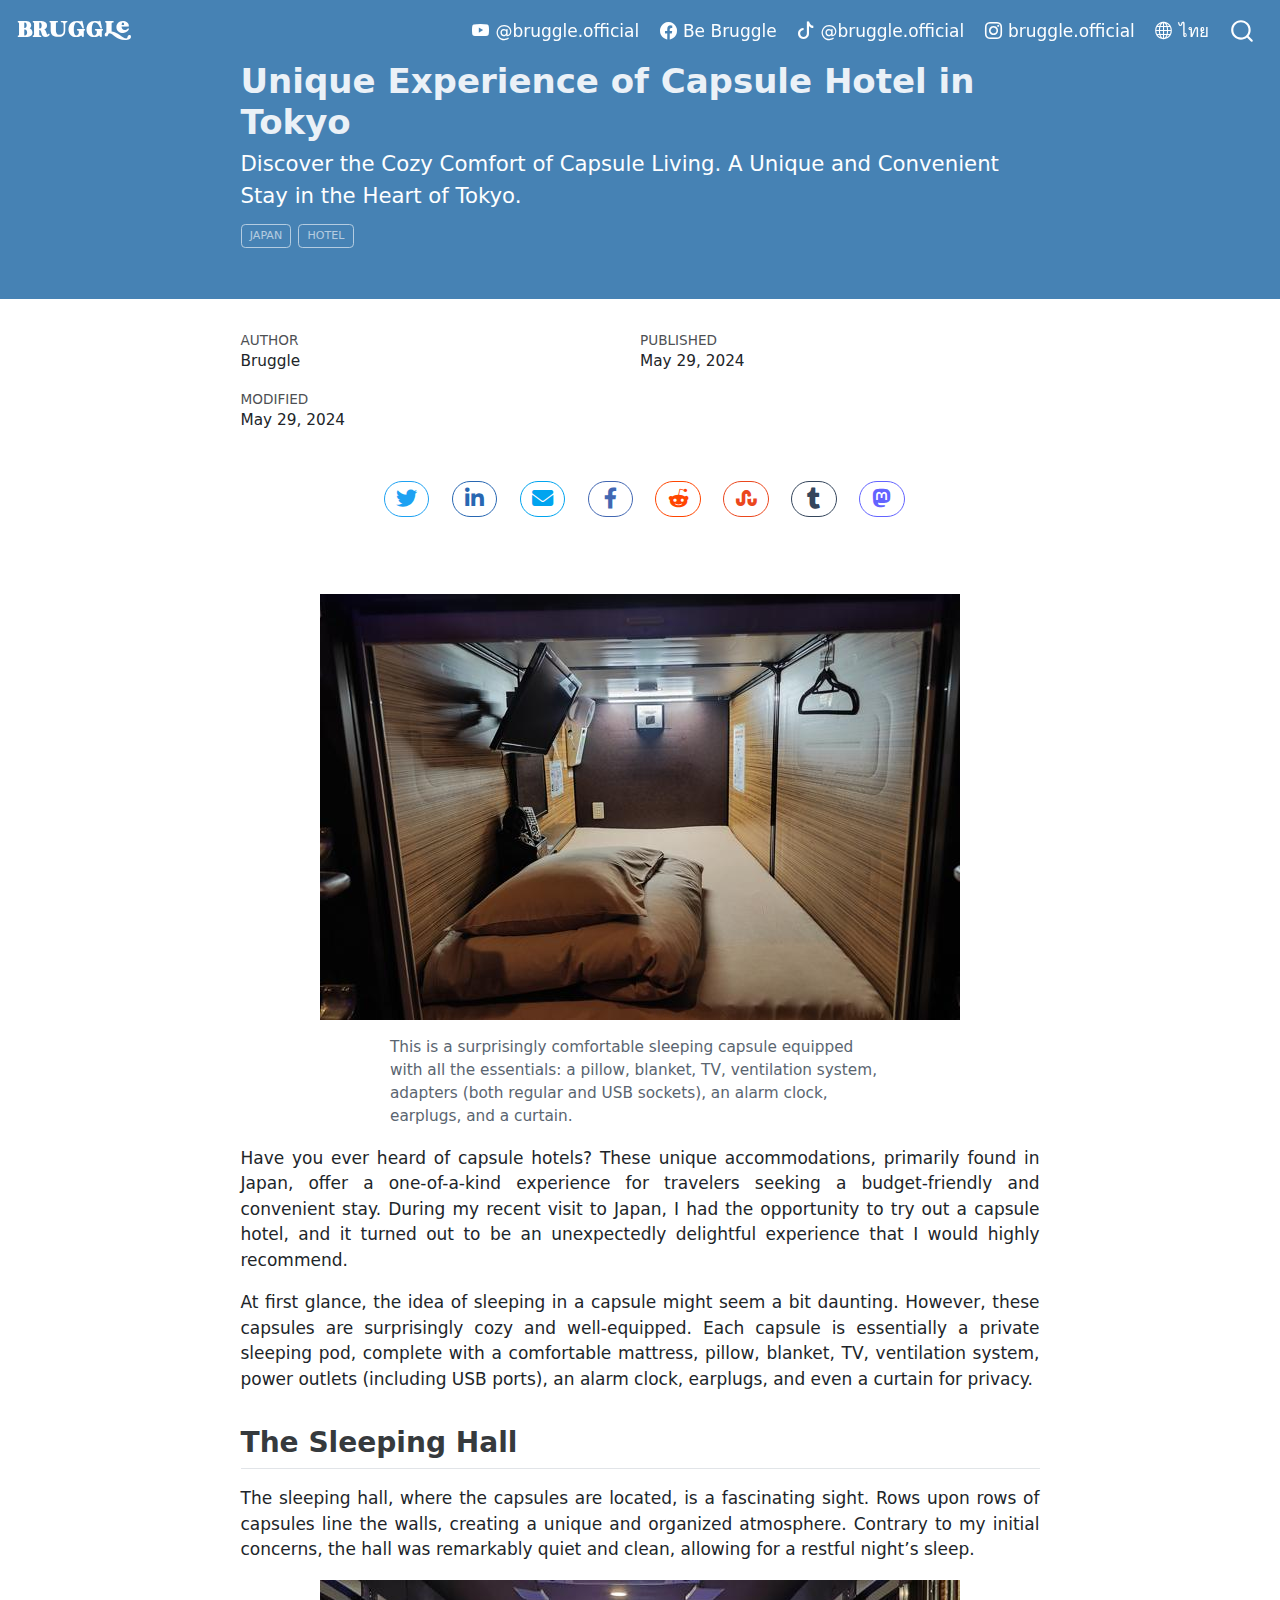
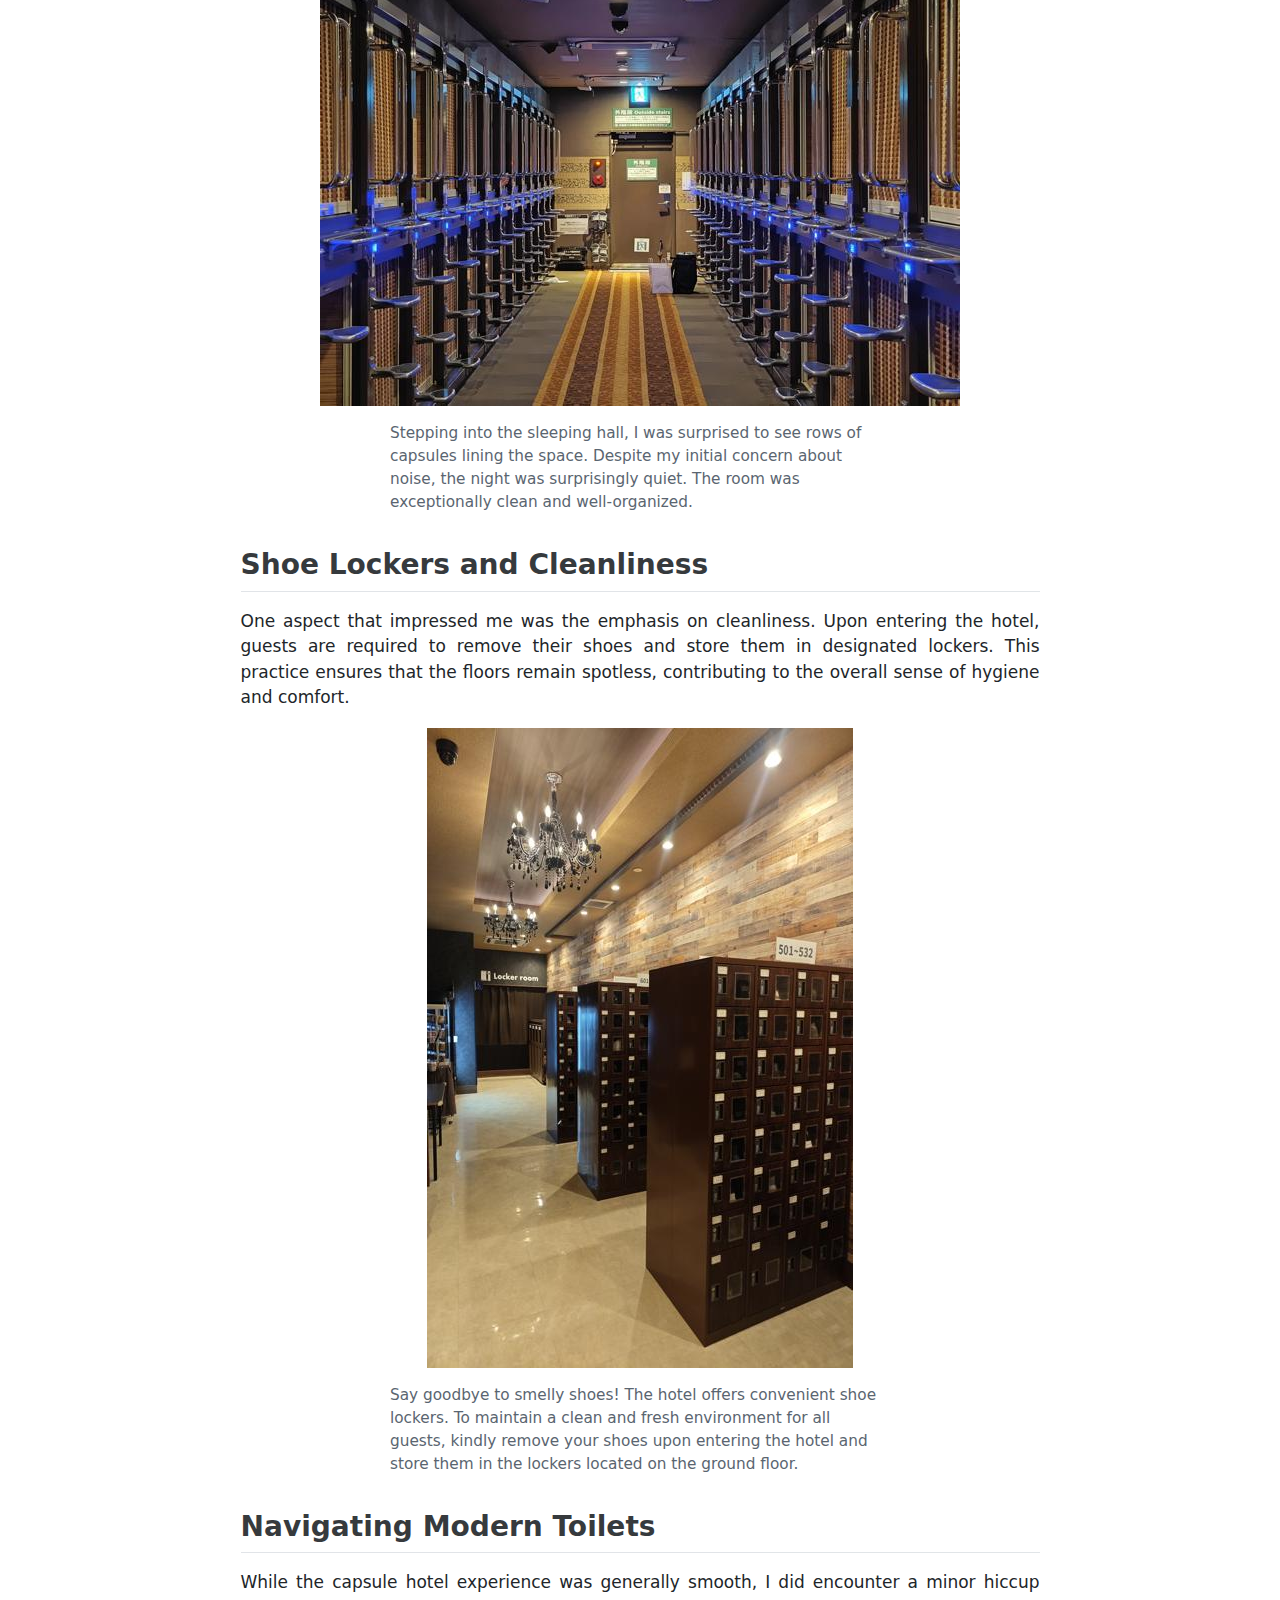
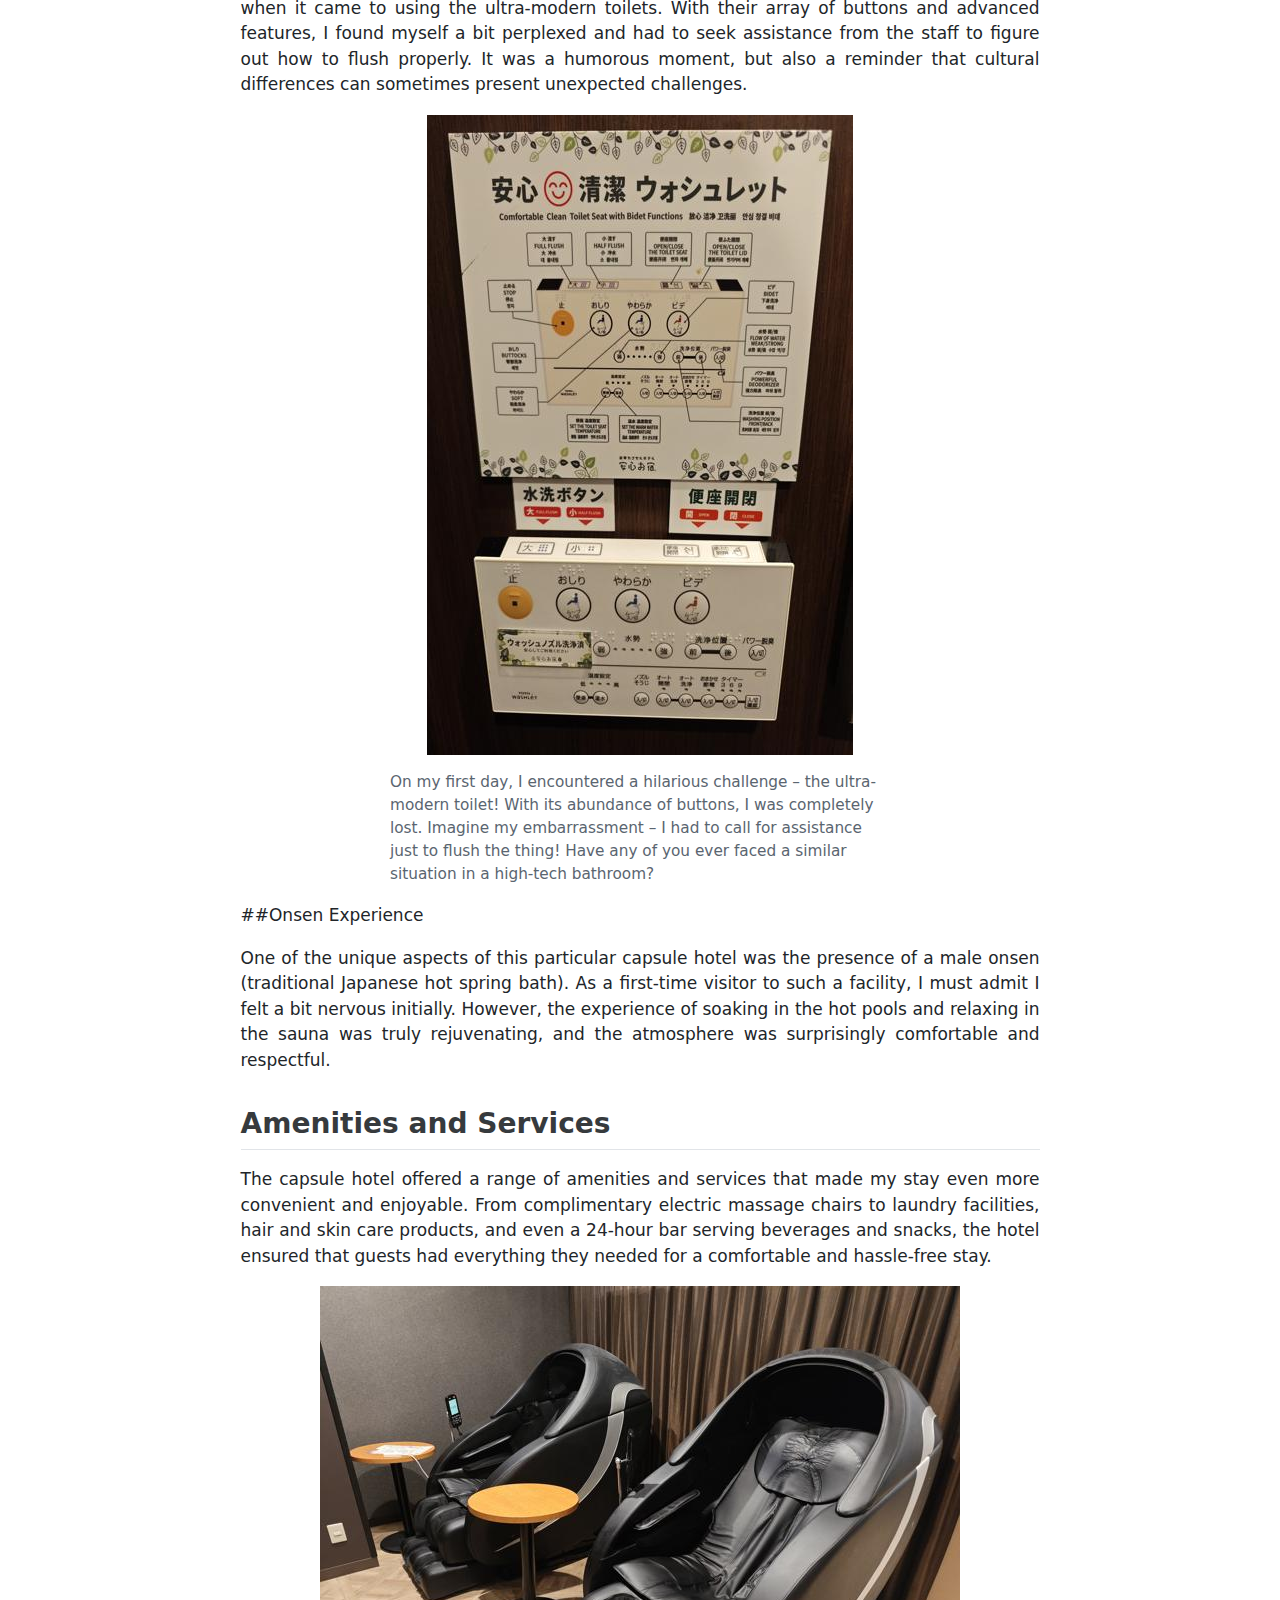
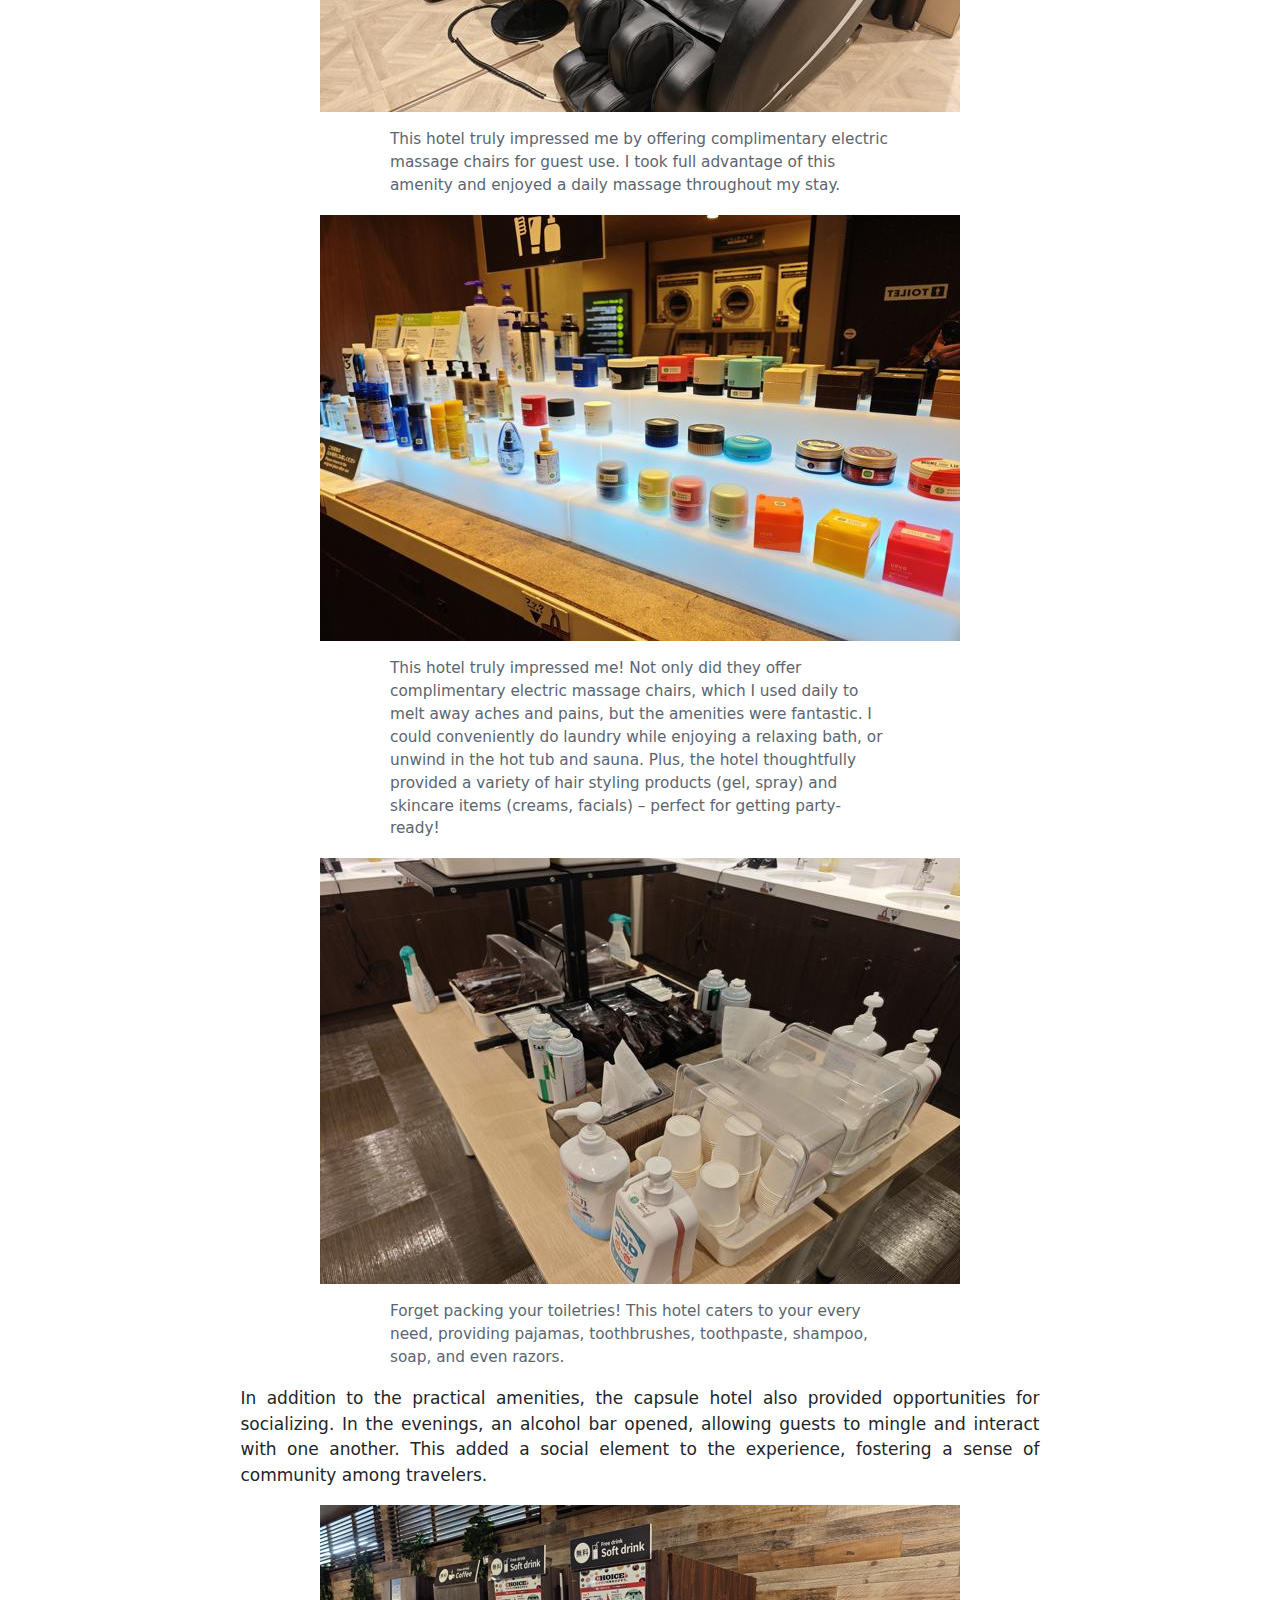
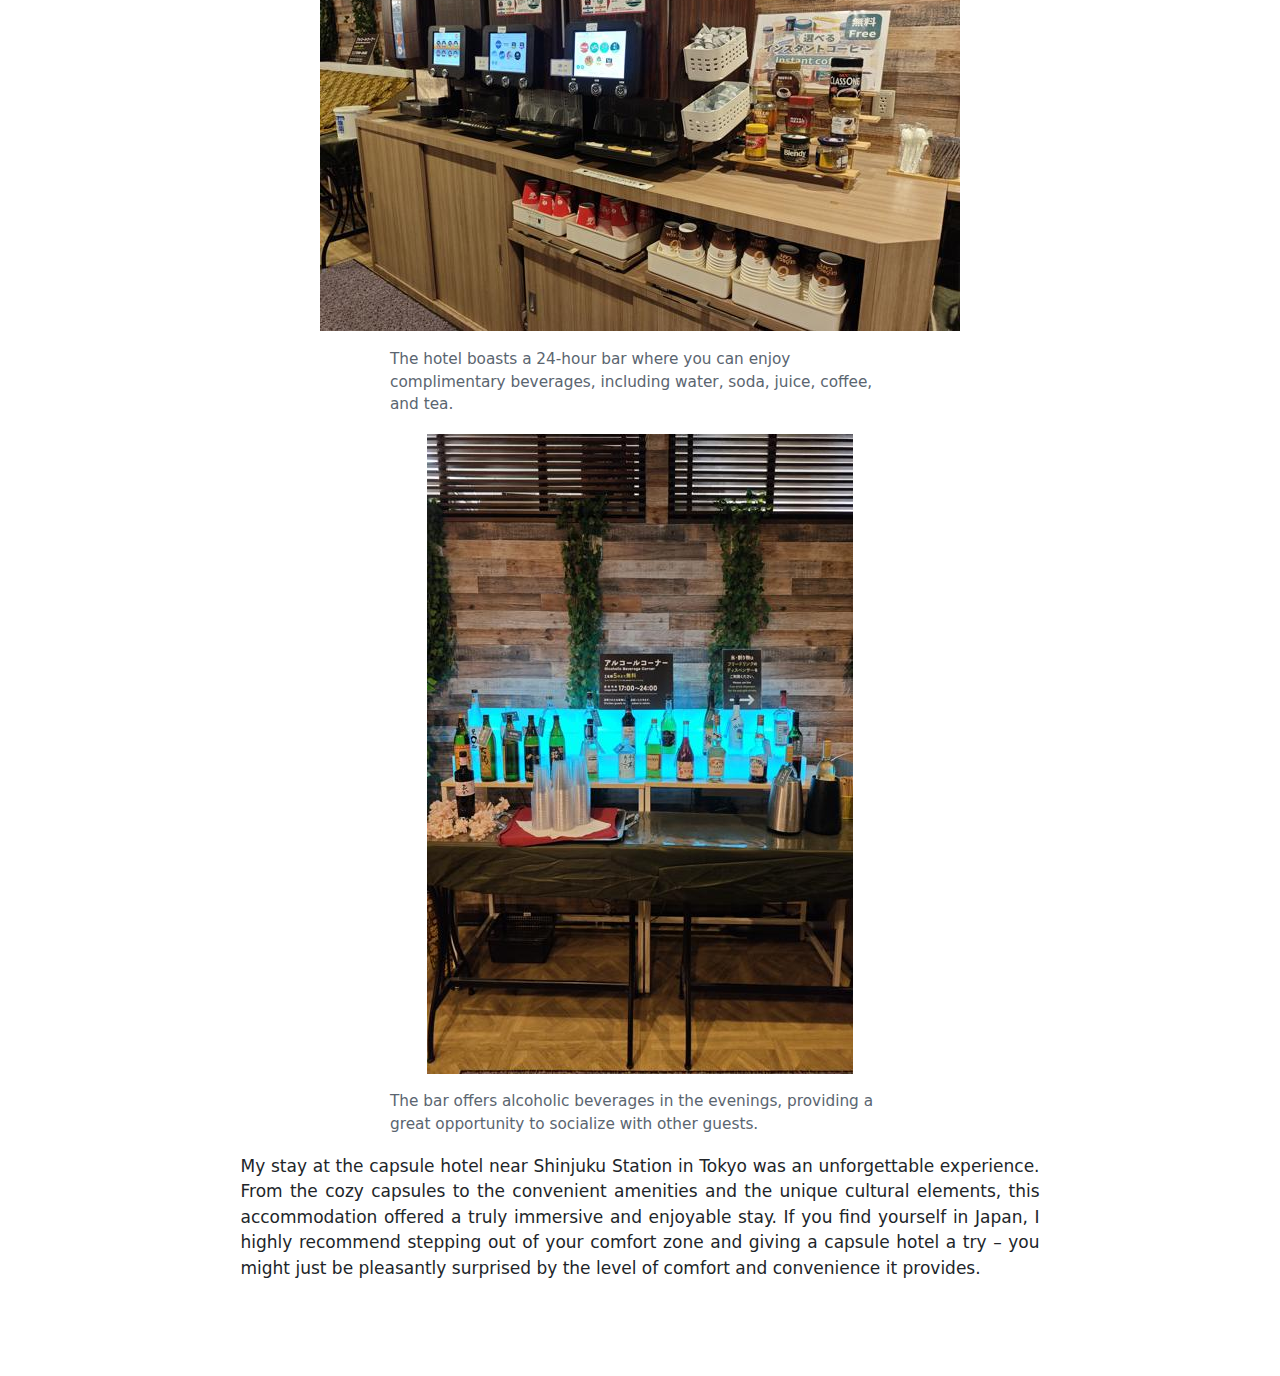
<file: posts/20240327_capsule_hotel_jp/index.html>
<!DOCTYPE html>
<html xmlns="http://www.w3.org/1999/xhtml" lang="en" xml:lang="en"><head>

<meta charset="utf-8">
<meta name="generator" content="quarto-1.3.353">

<meta name="viewport" content="width=device-width, initial-scale=1.0, user-scalable=yes">

<meta name="author" content="Bruggle">
<meta name="dcterms.date" content="2024-05-29">
<meta name="keywords" content="Japan, Hotel, Capsule Hotel, Capsule hotel Japan, Capsule hotel Japan Tokyo, Onsen">
<meta name="description" content="Discover the Cozy Comfort of Capsule Living. A Unique and Convenient Stay in the Heart of Tokyo.">





<meta name="twitter:image:src" content="https:///images/site/favicon/favicon-96x96.png&quot;">





<meta property="og:type" content="website">



<meta property="og:image" content="https:///images/site/favicon/favicon-96x96.png">



<meta property="og:url" content="https:///">


<meta name="robots" content="max-snippet:-1, max-image-preview:large, max-video-preview:-1">
<meta name="robots" content="index,follow">

<link rel="apple-touch-icon" sizes="57x57" href="../../images/site/favicon/favicon-57x57.png">
<link rel="apple-touch-icon" sizes="114x114" href="../../images/site/favicon/favicon-114x114.png">
<link rel="apple-touch-icon" sizes="72x72" href="../../images/site/favicon/favicon-72x72.png">
<link rel="apple-touch-icon" sizes="144x144" href="../../images/site/favicon/favicon-144x144.png">
<link rel="apple-touch-icon" sizes="60x60" href="../../images/site/favicon/favicon-60x60.png">
<link rel="apple-touch-icon" sizes="120x120" href="../../images/site/favicon/favicon-120x120.png">
<link rel="apple-touch-icon" sizes="76x76" href="../../images/site/favicon/favicon-76x76.png">
<link rel="apple-touch-icon" sizes="152x152" href="../../images/site/favicon/favicon-152x152.png">
<link rel="icon" type="image/png" href="../../images/site/favicon/favicon-96x96.png" sizes="96x96">
<link rel="icon" type="image/png" href="../../images/site/favicon/favicon-32x32.png" sizes="32x32">
<link rel="icon" type="image/png" href="../../images/site/favicon/favicon-16x16.png" sizes="16x16">
<meta name="msapplication-TileColor" content="#EDF0F5">
<meta name="msapplication-TileImage" content="/images/site/favicon/favicon-70x70.png">
<meta name="msapplication-TileImage" content="/images/site/favicon/favicon-144x144.png">
<meta name="msapplication-TileImage" content="/images/site/favicon/favicon-150x150.png">
<meta name="msapplication-TileImage" content="/images/site/favicon/favicon-310x310.png">

<title>BRUGGLE - Unique Experience of Capsule Hotel in Tokyo</title>
<style>
code{white-space: pre-wrap;}
span.smallcaps{font-variant: small-caps;}
div.columns{display: flex; gap: min(4vw, 1.5em);}
div.column{flex: auto; overflow-x: auto;}
div.hanging-indent{margin-left: 1.5em; text-indent: -1.5em;}
ul.task-list{list-style: none;}
ul.task-list li input[type="checkbox"] {
  width: 0.8em;
  margin: 0 0.8em 0.2em -1em; /* quarto-specific, see https://github.com/quarto-dev/quarto-cli/issues/4556 */ 
  vertical-align: middle;
}
</style>


<script src="../../site_libs/quarto-nav/quarto-nav.js"></script>
<script src="../../site_libs/quarto-nav/headroom.min.js"></script>
<script src="../../site_libs/clipboard/clipboard.min.js"></script>
<script src="../../site_libs/quarto-search/autocomplete.umd.js"></script>
<script src="../../site_libs/quarto-search/fuse.min.js"></script>
<script src="../../site_libs/quarto-search/quarto-search.js"></script>
<meta name="quarto:offset" content="../../">
<link href="../../images/site/favicon/favicon.png" rel="icon" type="image/png">
<script src="../../site_libs/quarto-html/quarto.js"></script>
<script src="../../site_libs/quarto-html/popper.min.js"></script>
<script src="../../site_libs/quarto-html/tippy.umd.min.js"></script>
<script src="../../site_libs/quarto-html/anchor.min.js"></script>
<link href="../../site_libs/quarto-html/tippy.css" rel="stylesheet">
<link href="../../site_libs/quarto-html/quarto-syntax-highlighting.css" rel="stylesheet" id="quarto-text-highlighting-styles">
<script src="../../site_libs/bootstrap/bootstrap.min.js"></script>
<link href="../../site_libs/bootstrap/bootstrap-icons.css" rel="stylesheet">
<link href="../../site_libs/bootstrap/bootstrap.min.css" rel="stylesheet" id="quarto-bootstrap" data-mode="light">
<link href="../../site_libs/quarto-contrib/social-share-0.1.0/social-share.css" rel="stylesheet">
<link href="../../site_libs/quarto-contrib/social-share-0.1.0/all.css" rel="stylesheet">
<script id="quarto-search-options" type="application/json">{
  "location": "navbar",
  "copy-button": false,
  "collapse-after": 3,
  "panel-placement": "end",
  "type": "overlay",
  "limit": 20,
  "language": {
    "search-no-results-text": "No results",
    "search-matching-documents-text": "matching documents",
    "search-copy-link-title": "Copy link to search",
    "search-hide-matches-text": "Hide additional matches",
    "search-more-match-text": "more match in this document",
    "search-more-matches-text": "more matches in this document",
    "search-clear-button-title": "Clear",
    "search-detached-cancel-button-title": "Cancel",
    "search-submit-button-title": "Submit"
  }
}</script>
<script async="" src="https://www.googletagmanager.com/gtag/js?id=G-D5RWZ9VFH7"></script>

<script type="text/javascript">

window.dataLayer = window.dataLayer || [];
function gtag(){dataLayer.push(arguments);}
gtag('js', new Date());
gtag('config', 'G-D5RWZ9VFH7', { 'anonymize_ip': true});
</script>
<script>
// Custom Script 

// Helper function to determine if the device is mobile
function isMobileDevice() {
  return ('ontouchstart' in window || navigator.maxTouchPoints) && /Mobi|Android/i.test(navigator.userAgent);
}

// Function to initialize the panoramic view
function initPanoramicView() {
  const images = document.querySelectorAll('img');
  images.forEach((image) => {
    if (image.clientWidth > 700) {
      createPanoramicContainer(image);
    }
  });
}

// Function to create the panoramic container
function createPanoramicContainer(image) {
  const isMobile = isMobileDevice();
  const containerWidth = isMobile ? 426 : 640;
  const containerHeight = '100%';
  const offsetX = (image.clientWidth - containerWidth) / 2;

  // Create a container for the panoramic view
  const container = document.createElement('div');
  container.style.width = `${containerWidth}px`;
  container.style.height = containerHeight;
  container.style.overflow = 'hidden';
  container.style.position = 'relative';
  container.style.touchAction = 'none'; // Disable default touch actions

  // Clone the image and adjust its position
  const panoramicImage = image.cloneNode();
  panoramicImage.style.position = 'absolute';
  panoramicImage.style.left = `-${offsetX}px`;
  panoramicImage.style.top = '0';
  panoramicImage.style.width = `${image.clientWidth}px`;
  panoramicImage.style.height = `${image.clientHeight}px`;

  // Add the image to the container
  container.appendChild(panoramicImage);

  // Replace the original image with the container
  image.parentNode.replaceChild(container, image);

  // Event listeners for dragging
  let isDragging = false;
  let startX = 0;

  const startDrag = (pageX) => {
    isDragging = true;
    startX = pageX - panoramicImage.offsetLeft;
    container.style.cursor = 'grabbing';
  };

  const doDrag = (pageX) => {
    if (isDragging) {
      const newPosition = pageX - startX;
      panoramicImage.style.left = `${newPosition}px`;
    }
  };

  const endDrag = () => {
    isDragging = false;
    container.style.cursor = 'grab';
  };

  // Desktop events
  container.addEventListener('mousedown', (e) => startDrag(e.pageX));
  window.addEventListener('mousemove', (e) => doDrag(e.pageX));
  window.addEventListener('mouseup', endDrag);

  // Mobile events
  container.addEventListener('touchstart', (e) => startDrag(e.touches[0].pageX));
  container.addEventListener('touchmove', (e) => doDrag(e.touches[0].pageX));
  container.addEventListener('touchend', endDrag);

  // Gyroscope events for mobile devices
  if (isMobile) {
    window.addEventListener('deviceorientation', (e) => {
      const gamma = e.gamma; // Left to right tilt in degrees
      if (Math.abs(gamma) > 5) {
        const tiltOffset = gamma * 5; // Adjust sensitivity as needed
        const currentLeft = parseInt(panoramicImage.style.left, 10);
        panoramicImage.style.left = `${Math.max(Math.min(currentLeft + tiltOffset, 0), containerWidth - image.clientWidth)}px`;
      }
    });
  }
}

// Initialize the panoramic view when the document is loaded
document.addEventListener('DOMContentLoaded', initPanoramicView);


</script>


<link rel="stylesheet" href="../../css/styles.css">
</head>

<body class="nav-fixed fullcontent">

<div id="quarto-search-results"></div>
  <header id="quarto-header" class="headroom fixed-top">
    <nav class="navbar navbar-expand-lg navbar-dark ">
      <div class="navbar-container container-fluid">
      <div class="navbar-brand-container">
    <a class="navbar-brand" href="../../index.html">
    <span class="navbar-title">BRUGGLE</span>
    </a>
  </div>
            <div id="quarto-search" class="" title="Search"></div>
          <button class="navbar-toggler" type="button" data-bs-toggle="collapse" data-bs-target="#navbarCollapse" aria-controls="navbarCollapse" aria-expanded="false" aria-label="Toggle navigation" onclick="if (window.quartoToggleHeadroom) { window.quartoToggleHeadroom(); }">
  <span class="navbar-toggler-icon"></span>
</button>
          <div class="collapse navbar-collapse" id="navbarCollapse">
            <ul class="navbar-nav navbar-nav-scroll ms-auto">
  <li class="nav-item">
    <a class="nav-link" href="https://www.youtube.com/channel/UCtKqWQ4l-cpc3dh3861WXfg" rel="" target=""><i class="bi bi-youtube" role="img">
</i> 
 <span class="menu-text"><span class="citation" data-cites="bruggle.official">@bruggle.official</span></span></a>
  </li>  
  <li class="nav-item">
    <a class="nav-link" href="https://www.facebook.com/mrbruggle" rel="" target=""><i class="bi bi-facebook" role="img">
</i> 
 <span class="menu-text">Be Bruggle</span></a>
  </li>  
  <li class="nav-item">
    <a class="nav-link" href="https://www.tiktok.com/@bruggle.official" rel="" target=""><i class="bi bi-tiktok" role="img">
</i> 
 <span class="menu-text"><span class="citation" data-cites="bruggle.official">@bruggle.official</span></span></a>
  </li>  
  <li class="nav-item">
    <a class="nav-link" href="https://www.instagram.com/bruggle.official" rel="" target=""><i class="bi bi-instagram" role="img">
</i> 
 <span class="menu-text">bruggle.official</span></a>
  </li>  
  <li class="nav-item">
    <a class="nav-link" href="../../../th/index.html" rel="" target=""><i class="bi bi-globe" role="img">
</i> 
 <span class="menu-text">ไทย</span></a>
  </li>  
</ul>
            <div class="quarto-navbar-tools">
</div>
          </div> <!-- /navcollapse -->
      </div> <!-- /container-fluid -->
    </nav>
</header>
<!-- content -->
<header id="title-block-header" class="quarto-title-block default page-columns page-full">
  <div class="quarto-title-banner page-columns page-full">
    <div class="quarto-title column-body">
      <h1 class="title">Unique Experience of Capsule Hotel in Tokyo</h1>
            <p class="subtitle lead">Discover the Cozy Comfort of Capsule Living. A Unique and Convenient Stay in the Heart of Tokyo.</p>
                                <div class="quarto-categories">
                <div class="quarto-category">Japan</div>
                <div class="quarto-category">Hotel</div>
              </div>
                  </div>
  </div>
    
  
  <div class="quarto-title-meta">

      <div>
      <div class="quarto-title-meta-heading">Author</div>
      <div class="quarto-title-meta-contents">
               <p>Bruggle </p>
            </div>
    </div>
      
      <div>
      <div class="quarto-title-meta-heading">Published</div>
      <div class="quarto-title-meta-contents">
        <p class="date">May 29, 2024</p>
      </div>
    </div>
    
      <div>
      <div class="quarto-title-meta-heading">Modified</div>
      <div class="quarto-title-meta-contents">
        <p class="date-modified">May 29, 2024</p>
      </div>
    </div>
      
    </div>
    
  
  </header><div id="quarto-content" class="quarto-container page-columns page-rows-contents page-layout-article page-navbar">
<!-- sidebar -->
<!-- margin-sidebar -->
    
<!-- main -->
<main class="content quarto-banner-title-block" id="quarto-document-content">
<div class="page-columns page-rows-contents page-layout-article"><div class="social-share"><a href="https://twitter.com/share?url=https://www.bruggle.com/posts/20240327_capsule_hotel_jp/&amp;text=Discover the Cozy Comfort of Capsule Living. A Unique and Convenient Stay in the Heart of Tokyo." target="_blank" class="twitter"><i class="fab fa-twitter fa-fw fa-lg"></i></a><a href="https://www.linkedin.com/shareArticle?url=https://www.bruggle.com/posts/20240327_capsule_hotel_jp/&amp;title=Discover the Cozy Comfort of Capsule Living. A Unique and Convenient Stay in the Heart of Tokyo." target="_blank" class="linkedin"><i class="fa-brands fa-linkedin-in fa-fw fa-lg"></i></a>  <a href="mailto:?subject=Discover the Cozy Comfort of Capsule Living. A Unique and Convenient Stay in the Heart of Tokyo.&amp;body=Check out this link:https://www.bruggle.com/posts/20240327_capsule_hotel_jp/" target="_blank" class="email"><i class="fa-solid fa-envelope fa-fw fa-lg"></i></a><a href="https://www.facebook.com/sharer.php?u=https://www.bruggle.com/posts/20240327_capsule_hotel_jp/" target="_blank" class="facebook"><i class="fab fa-facebook-f fa-fw fa-lg"></i></a><a href="https://reddit.com/submit?url=https://www.bruggle.com/posts/20240327_capsule_hotel_jp/&amp;title=Discover the Cozy Comfort of Capsule Living. A Unique and Convenient Stay in the Heart of Tokyo." target="_blank" class="reddit">   <i class="fa-brands fa-reddit-alien fa-fw fa-lg"></i></a><a href="https://www.stumbleupon.com/submit?url=https://www.bruggle.com/posts/20240327_capsule_hotel_jp/&amp;title=Discover the Cozy Comfort of Capsule Living. A Unique and Convenient Stay in the Heart of Tokyo." target="_blank" class="stumbleupon"><i class="fa-brands fa-stumbleupon fa-fw fa-lg"></i></a><a href="https://www.tumblr.com/share/link?url=https://www.bruggle.com/posts/20240327_capsule_hotel_jp/&amp;name=Discover the Cozy Comfort of Capsule Living. A Unique and Convenient Stay in the Heart of Tokyo." target="_blank" class="tumblr"><i class="fa-brands fa-tumblr fa-fw fa-lg"></i></a><a href="javascript:void(0);" onclick="var mastodon_instance=prompt('Mastodon Instance / Server Name?'); if(typeof mastodon_instance==='string' &amp;&amp; mastodon_instance.length){this.href='https://'+mastodon_instance+'/share?text=Discover the Cozy Comfort of Capsule Living. A Unique and Convenient Stay in the Heart of Tokyo. https://www.bruggle.com/posts/20240327_capsule_hotel_jp/'}else{return false;}" target="_blank" class="mastodon"><i class="fa-brands fa-mastodon fa-fw fa-lg"></i></a></div></div>




<div class="quarto-figure quarto-figure-center">
<figure class="figure">
<p><img src="IMG_20240326_033356.jpeg" class="img-fluid figure-img"></p>
<figcaption class="figure-caption">This is a surprisingly comfortable sleeping capsule equipped with all the essentials: a pillow, blanket, TV, ventilation system, adapters (both regular and USB sockets), an alarm clock, earplugs, and a curtain.</figcaption>
</figure>
</div>
<p>Have you ever heard of capsule hotels? These unique accommodations, primarily found in Japan, offer a one-of-a-kind experience for travelers seeking a budget-friendly and convenient stay. During my recent visit to Japan, I had the opportunity to try out a capsule hotel, and it turned out to be an unexpectedly delightful experience that I would highly recommend.</p>
<p>At first glance, the idea of sleeping in a capsule might seem a bit daunting. However, these capsules are surprisingly cozy and well-equipped. Each capsule is essentially a private sleeping pod, complete with a comfortable mattress, pillow, blanket, TV, ventilation system, power outlets (including USB ports), an alarm clock, earplugs, and even a curtain for privacy.</p>
<section id="the-sleeping-hall" class="level2">
<h2 class="anchored" data-anchor-id="the-sleeping-hall">The Sleeping Hall</h2>
<p>The sleeping hall, where the capsules are located, is a fascinating sight. Rows upon rows of capsules line the walls, creating a unique and organized atmosphere. Contrary to my initial concerns, the hall was remarkably quiet and clean, allowing for a restful night’s sleep.</p>
<div class="quarto-figure quarto-figure-center">
<figure class="figure">
<p><img src="IMG_20240326_033305.jpeg" class="img-fluid figure-img"></p>
<figcaption class="figure-caption">Stepping into the sleeping hall, I was surprised to see rows of capsules lining the space. Despite my initial concern about noise, the night was surprisingly quiet. The room was exceptionally clean and well-organized.</figcaption>
</figure>
</div>
</section>
<section id="shoe-lockers-and-cleanliness" class="level2">
<h2 class="anchored" data-anchor-id="shoe-lockers-and-cleanliness">Shoe Lockers and Cleanliness</h2>
<p>One aspect that impressed me was the emphasis on cleanliness. Upon entering the hotel, guests are required to remove their shoes and store them in designated lockers. This practice ensures that the floors remain spotless, contributing to the overall sense of hygiene and comfort.</p>
<div class="quarto-figure quarto-figure-center">
<figure class="figure">
<p><img src="IMG_20240326_012015.jpeg" class="img-fluid figure-img"></p>
<figcaption class="figure-caption">Say goodbye to smelly shoes! The hotel offers convenient shoe lockers. To maintain a clean and fresh environment for all guests, kindly remove your shoes upon entering the hotel and store them in the lockers located on the ground floor.</figcaption>
</figure>
</div>
</section>
<section id="navigating-modern-toilets" class="level2">
<h2 class="anchored" data-anchor-id="navigating-modern-toilets">Navigating Modern Toilets</h2>
<p>While the capsule hotel experience was generally smooth, I did encounter a minor hiccup when it came to using the ultra-modern toilets. With their array of buttons and advanced features, I found myself a bit perplexed and had to seek assistance from the staff to figure out how to flush properly. It was a humorous moment, but also a reminder that cultural differences can sometimes present unexpected challenges.</p>
<div class="quarto-figure quarto-figure-center">
<figure class="figure">
<p><img src="IMG_20240326_125859.jpeg" class="img-fluid figure-img"></p>
<figcaption class="figure-caption">On my first day, I encountered a hilarious challenge – the ultra-modern toilet! With its abundance of buttons, I was completely lost. Imagine my embarrassment – I had to call for assistance just to flush the thing! Have any of you ever faced a similar situation in a high-tech bathroom?</figcaption>
</figure>
</div>
<p>##Onsen Experience</p>
<p>One of the unique aspects of this particular capsule hotel was the presence of a male onsen (traditional Japanese hot spring bath). As a first-time visitor to such a facility, I must admit I felt a bit nervous initially. However, the experience of soaking in the hot pools and relaxing in the sauna was truly rejuvenating, and the atmosphere was surprisingly comfortable and respectful.</p>
</section>
<section id="amenities-and-services" class="level2">
<h2 class="anchored" data-anchor-id="amenities-and-services">Amenities and Services</h2>
<p>The capsule hotel offered a range of amenities and services that made my stay even more convenient and enjoyable. From complimentary electric massage chairs to laundry facilities, hair and skin care products, and even a 24-hour bar serving beverages and snacks, the hotel ensured that guests had everything they needed for a comfortable and hassle-free stay.</p>
<div class="quarto-figure quarto-figure-center">
<figure class="figure">
<p><img src="IMG_20240326_022039.jpeg" class="img-fluid figure-img"></p>
<figcaption class="figure-caption">This hotel truly impressed me by offering complimentary electric massage chairs for guest use. I took full advantage of this amenity and enjoyed a daily massage throughout my stay.</figcaption>
</figure>
</div>
<div class="quarto-figure quarto-figure-center">
<figure class="figure">
<p><img src="IMG_20240326_020404.jpeg" class="img-fluid figure-img"></p>
<figcaption class="figure-caption">This hotel truly impressed me! Not only did they offer complimentary electric massage chairs, which I used daily to melt away aches and pains, but the amenities were fantastic. I could conveniently do laundry while enjoying a relaxing bath, or unwind in the hot tub and sauna. Plus, the hotel thoughtfully provided a variety of hair styling products (gel, spray) and skincare items (creams, facials) – perfect for getting party-ready!</figcaption>
</figure>
</div>
<div class="quarto-figure quarto-figure-center">
<figure class="figure">
<p><img src="IMG_20240326_020413.jpeg" class="img-fluid figure-img"></p>
<figcaption class="figure-caption">Forget packing your toiletries! This hotel caters to your every need, providing pajamas, toothbrushes, toothpaste, shampoo, soap, and even razors.</figcaption>
</figure>
</div>
<p>In addition to the practical amenities, the capsule hotel also provided opportunities for socializing. In the evenings, an alcohol bar opened, allowing guests to mingle and interact with one another. This added a social element to the experience, fostering a sense of community among travelers.</p>
<div class="quarto-figure quarto-figure-center">
<figure class="figure">
<p><img src="IMG_20240326_021309.jpeg" class="img-fluid figure-img"></p>
<figcaption class="figure-caption">The hotel boasts a 24-hour bar where you can enjoy complimentary beverages, including water, soda, juice, coffee, and tea.</figcaption>
</figure>
</div>
<div class="quarto-figure quarto-figure-center">
<figure class="figure">
<p><img src="IMG_20240326_173748.jpeg" class="img-fluid figure-img"></p>
<figcaption class="figure-caption">The bar offers alcoholic beverages in the evenings, providing a great opportunity to socialize with other guests.</figcaption>
</figure>
</div>
<p>My stay at the capsule hotel near Shinjuku Station in Tokyo was an unforgettable experience. From the cozy capsules to the convenient amenities and the unique cultural elements, this accommodation offered a truly immersive and enjoyable stay. If you find yourself in Japan, I highly recommend stepping out of your comfort zone and giving a capsule hotel a try – you might just be pleasantly surprised by the level of comfort and convenience it provides.</p>


</section>

</main> <!-- /main -->
<script id="quarto-html-after-body" type="application/javascript">
window.document.addEventListener("DOMContentLoaded", function (event) {
  const toggleBodyColorMode = (bsSheetEl) => {
    const mode = bsSheetEl.getAttribute("data-mode");
    const bodyEl = window.document.querySelector("body");
    if (mode === "dark") {
      bodyEl.classList.add("quarto-dark");
      bodyEl.classList.remove("quarto-light");
    } else {
      bodyEl.classList.add("quarto-light");
      bodyEl.classList.remove("quarto-dark");
    }
  }
  const toggleBodyColorPrimary = () => {
    const bsSheetEl = window.document.querySelector("link#quarto-bootstrap");
    if (bsSheetEl) {
      toggleBodyColorMode(bsSheetEl);
    }
  }
  toggleBodyColorPrimary();  
  const icon = "";
  const anchorJS = new window.AnchorJS();
  anchorJS.options = {
    placement: 'right',
    icon: icon
  };
  anchorJS.add('.anchored');
  const isCodeAnnotation = (el) => {
    for (const clz of el.classList) {
      if (clz.startsWith('code-annotation-')) {                     
        return true;
      }
    }
    return false;
  }
  const clipboard = new window.ClipboardJS('.code-copy-button', {
    text: function(trigger) {
      const codeEl = trigger.previousElementSibling.cloneNode(true);
      for (const childEl of codeEl.children) {
        if (isCodeAnnotation(childEl)) {
          childEl.remove();
        }
      }
      return codeEl.innerText;
    }
  });
  clipboard.on('success', function(e) {
    // button target
    const button = e.trigger;
    // don't keep focus
    button.blur();
    // flash "checked"
    button.classList.add('code-copy-button-checked');
    var currentTitle = button.getAttribute("title");
    button.setAttribute("title", "Copied!");
    let tooltip;
    if (window.bootstrap) {
      button.setAttribute("data-bs-toggle", "tooltip");
      button.setAttribute("data-bs-placement", "left");
      button.setAttribute("data-bs-title", "Copied!");
      tooltip = new bootstrap.Tooltip(button, 
        { trigger: "manual", 
          customClass: "code-copy-button-tooltip",
          offset: [0, -8]});
      tooltip.show();    
    }
    setTimeout(function() {
      if (tooltip) {
        tooltip.hide();
        button.removeAttribute("data-bs-title");
        button.removeAttribute("data-bs-toggle");
        button.removeAttribute("data-bs-placement");
      }
      button.setAttribute("title", currentTitle);
      button.classList.remove('code-copy-button-checked');
    }, 1000);
    // clear code selection
    e.clearSelection();
  });
  function tippyHover(el, contentFn) {
    const config = {
      allowHTML: true,
      content: contentFn,
      maxWidth: 500,
      delay: 100,
      arrow: false,
      appendTo: function(el) {
          return el.parentElement;
      },
      interactive: true,
      interactiveBorder: 10,
      theme: 'quarto',
      placement: 'bottom-start'
    };
    window.tippy(el, config); 
  }
  const noterefs = window.document.querySelectorAll('a[role="doc-noteref"]');
  for (var i=0; i<noterefs.length; i++) {
    const ref = noterefs[i];
    tippyHover(ref, function() {
      // use id or data attribute instead here
      let href = ref.getAttribute('data-footnote-href') || ref.getAttribute('href');
      try { href = new URL(href).hash; } catch {}
      const id = href.replace(/^#\/?/, "");
      const note = window.document.getElementById(id);
      return note.innerHTML;
    });
  }
      let selectedAnnoteEl;
      const selectorForAnnotation = ( cell, annotation) => {
        let cellAttr = 'data-code-cell="' + cell + '"';
        let lineAttr = 'data-code-annotation="' +  annotation + '"';
        const selector = 'span[' + cellAttr + '][' + lineAttr + ']';
        return selector;
      }
      const selectCodeLines = (annoteEl) => {
        const doc = window.document;
        const targetCell = annoteEl.getAttribute("data-target-cell");
        const targetAnnotation = annoteEl.getAttribute("data-target-annotation");
        const annoteSpan = window.document.querySelector(selectorForAnnotation(targetCell, targetAnnotation));
        const lines = annoteSpan.getAttribute("data-code-lines").split(",");
        const lineIds = lines.map((line) => {
          return targetCell + "-" + line;
        })
        let top = null;
        let height = null;
        let parent = null;
        if (lineIds.length > 0) {
            //compute the position of the single el (top and bottom and make a div)
            const el = window.document.getElementById(lineIds[0]);
            top = el.offsetTop;
            height = el.offsetHeight;
            parent = el.parentElement.parentElement;
          if (lineIds.length > 1) {
            const lastEl = window.document.getElementById(lineIds[lineIds.length - 1]);
            const bottom = lastEl.offsetTop + lastEl.offsetHeight;
            height = bottom - top;
          }
          if (top !== null && height !== null && parent !== null) {
            // cook up a div (if necessary) and position it 
            let div = window.document.getElementById("code-annotation-line-highlight");
            if (div === null) {
              div = window.document.createElement("div");
              div.setAttribute("id", "code-annotation-line-highlight");
              div.style.position = 'absolute';
              parent.appendChild(div);
            }
            div.style.top = top - 2 + "px";
            div.style.height = height + 4 + "px";
            let gutterDiv = window.document.getElementById("code-annotation-line-highlight-gutter");
            if (gutterDiv === null) {
              gutterDiv = window.document.createElement("div");
              gutterDiv.setAttribute("id", "code-annotation-line-highlight-gutter");
              gutterDiv.style.position = 'absolute';
              const codeCell = window.document.getElementById(targetCell);
              const gutter = codeCell.querySelector('.code-annotation-gutter');
              gutter.appendChild(gutterDiv);
            }
            gutterDiv.style.top = top - 2 + "px";
            gutterDiv.style.height = height + 4 + "px";
          }
          selectedAnnoteEl = annoteEl;
        }
      };
      const unselectCodeLines = () => {
        const elementsIds = ["code-annotation-line-highlight", "code-annotation-line-highlight-gutter"];
        elementsIds.forEach((elId) => {
          const div = window.document.getElementById(elId);
          if (div) {
            div.remove();
          }
        });
        selectedAnnoteEl = undefined;
      };
      // Attach click handler to the DT
      const annoteDls = window.document.querySelectorAll('dt[data-target-cell]');
      for (const annoteDlNode of annoteDls) {
        annoteDlNode.addEventListener('click', (event) => {
          const clickedEl = event.target;
          if (clickedEl !== selectedAnnoteEl) {
            unselectCodeLines();
            const activeEl = window.document.querySelector('dt[data-target-cell].code-annotation-active');
            if (activeEl) {
              activeEl.classList.remove('code-annotation-active');
            }
            selectCodeLines(clickedEl);
            clickedEl.classList.add('code-annotation-active');
          } else {
            // Unselect the line
            unselectCodeLines();
            clickedEl.classList.remove('code-annotation-active');
          }
        });
      }
  const findCites = (el) => {
    const parentEl = el.parentElement;
    if (parentEl) {
      const cites = parentEl.dataset.cites;
      if (cites) {
        return {
          el,
          cites: cites.split(' ')
        };
      } else {
        return findCites(el.parentElement)
      }
    } else {
      return undefined;
    }
  };
  var bibliorefs = window.document.querySelectorAll('a[role="doc-biblioref"]');
  for (var i=0; i<bibliorefs.length; i++) {
    const ref = bibliorefs[i];
    const citeInfo = findCites(ref);
    if (citeInfo) {
      tippyHover(citeInfo.el, function() {
        var popup = window.document.createElement('div');
        citeInfo.cites.forEach(function(cite) {
          var citeDiv = window.document.createElement('div');
          citeDiv.classList.add('hanging-indent');
          citeDiv.classList.add('csl-entry');
          var biblioDiv = window.document.getElementById('ref-' + cite);
          if (biblioDiv) {
            citeDiv.innerHTML = biblioDiv.innerHTML;
          }
          popup.appendChild(citeDiv);
        });
        return popup.innerHTML;
      });
    }
  }
});
</script>
</div> <!-- /content -->



</body></html>
</file>
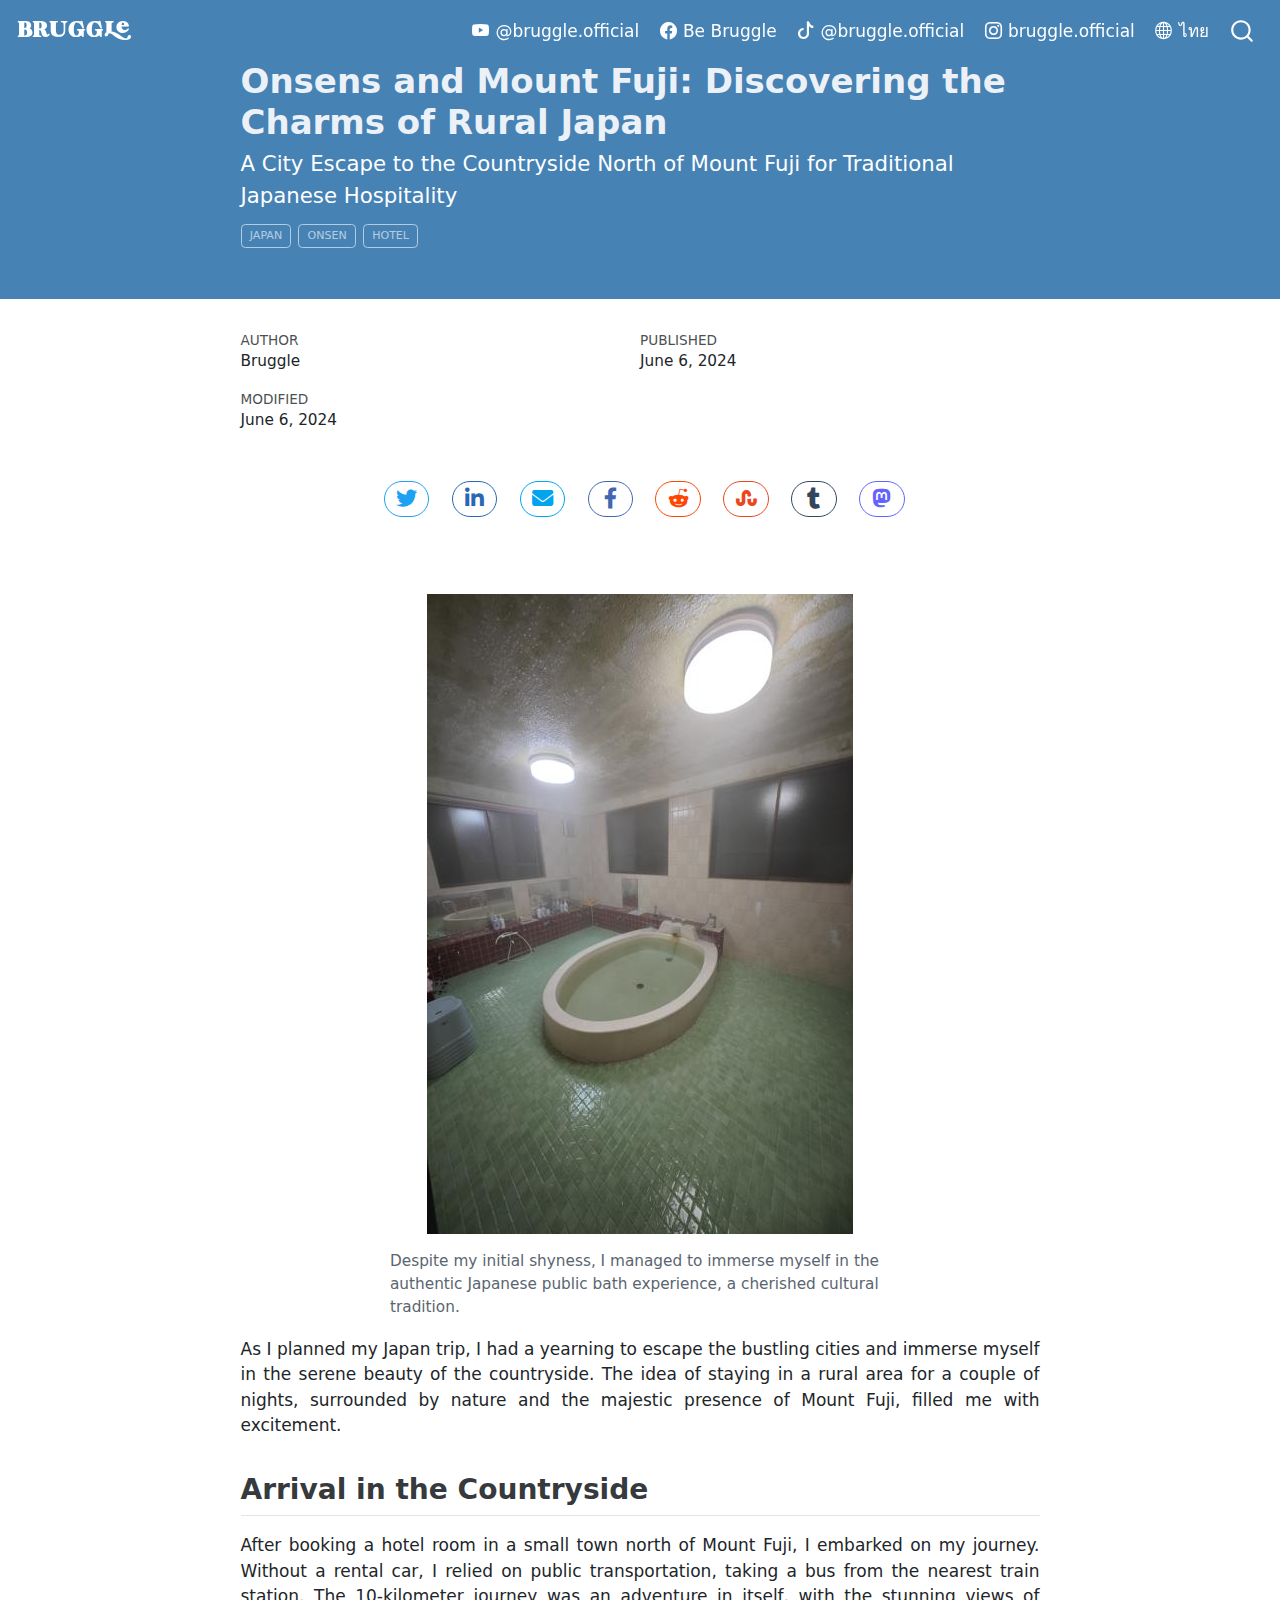
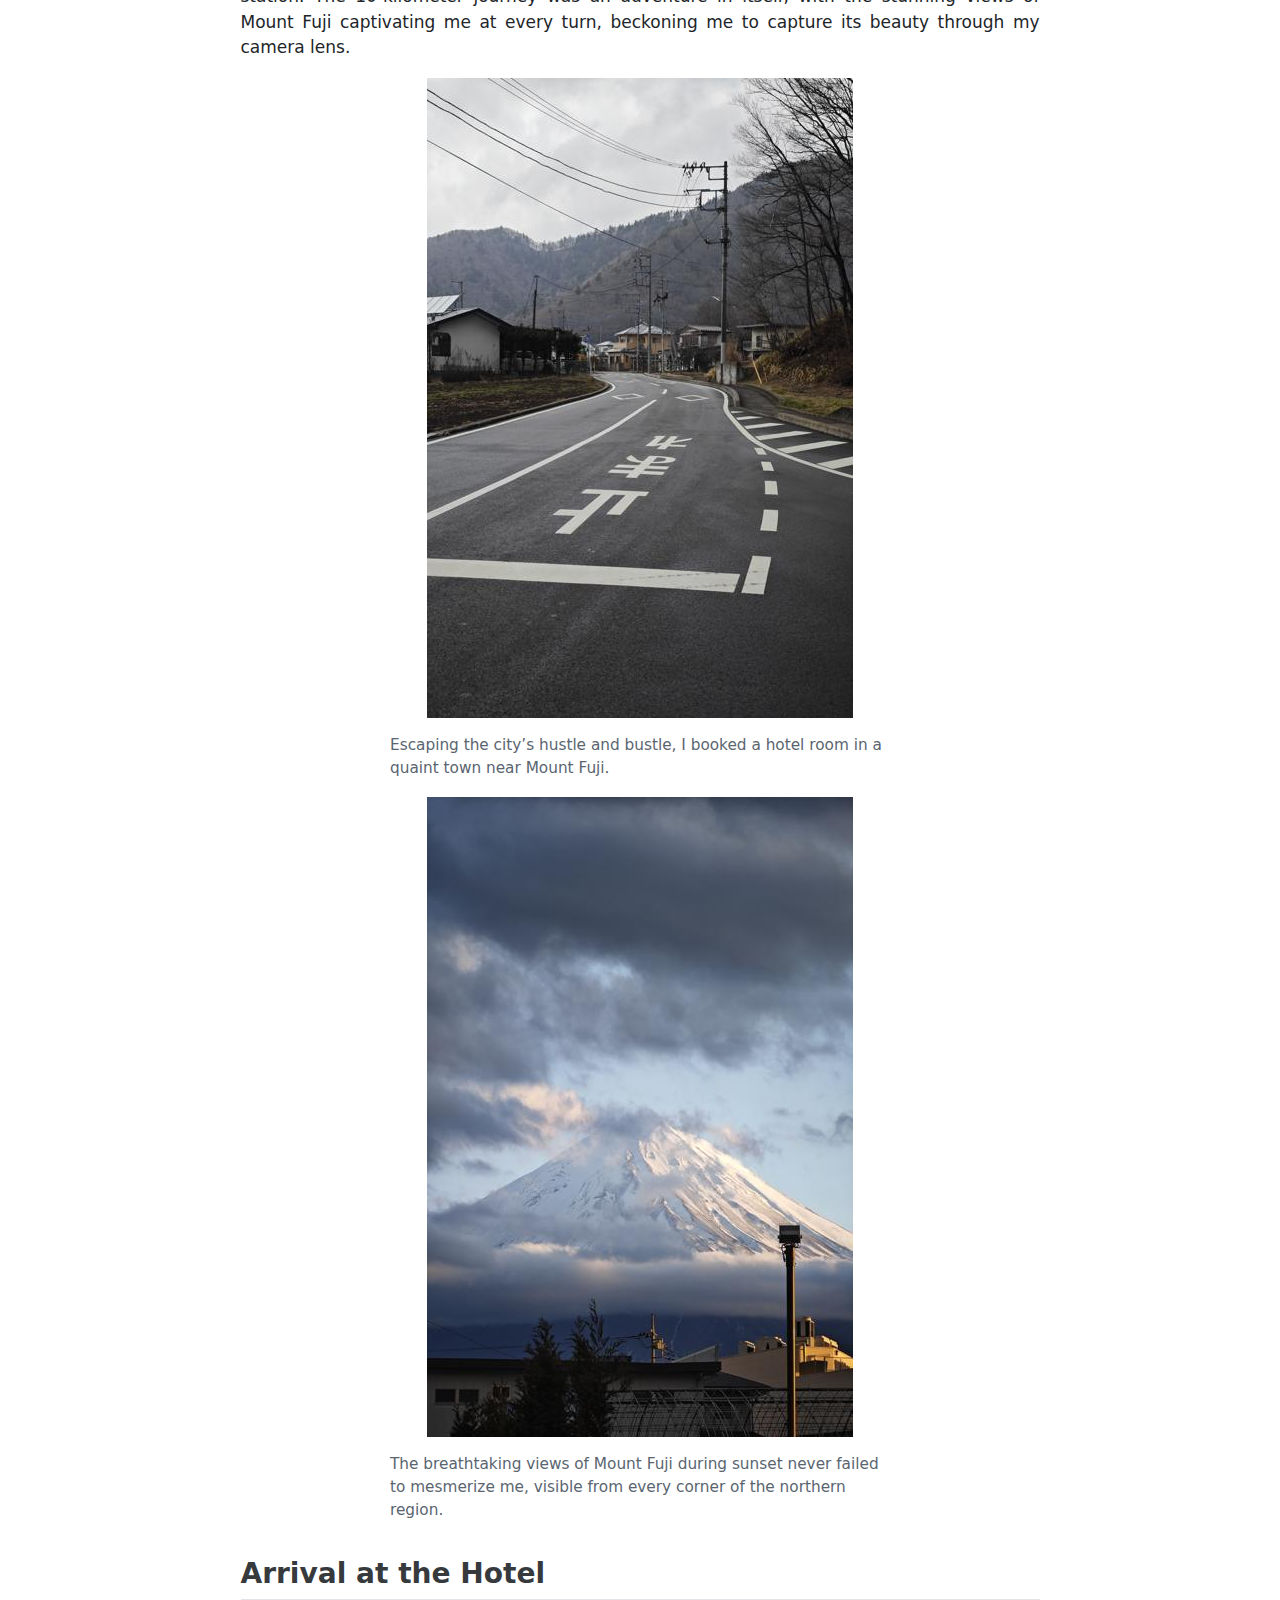
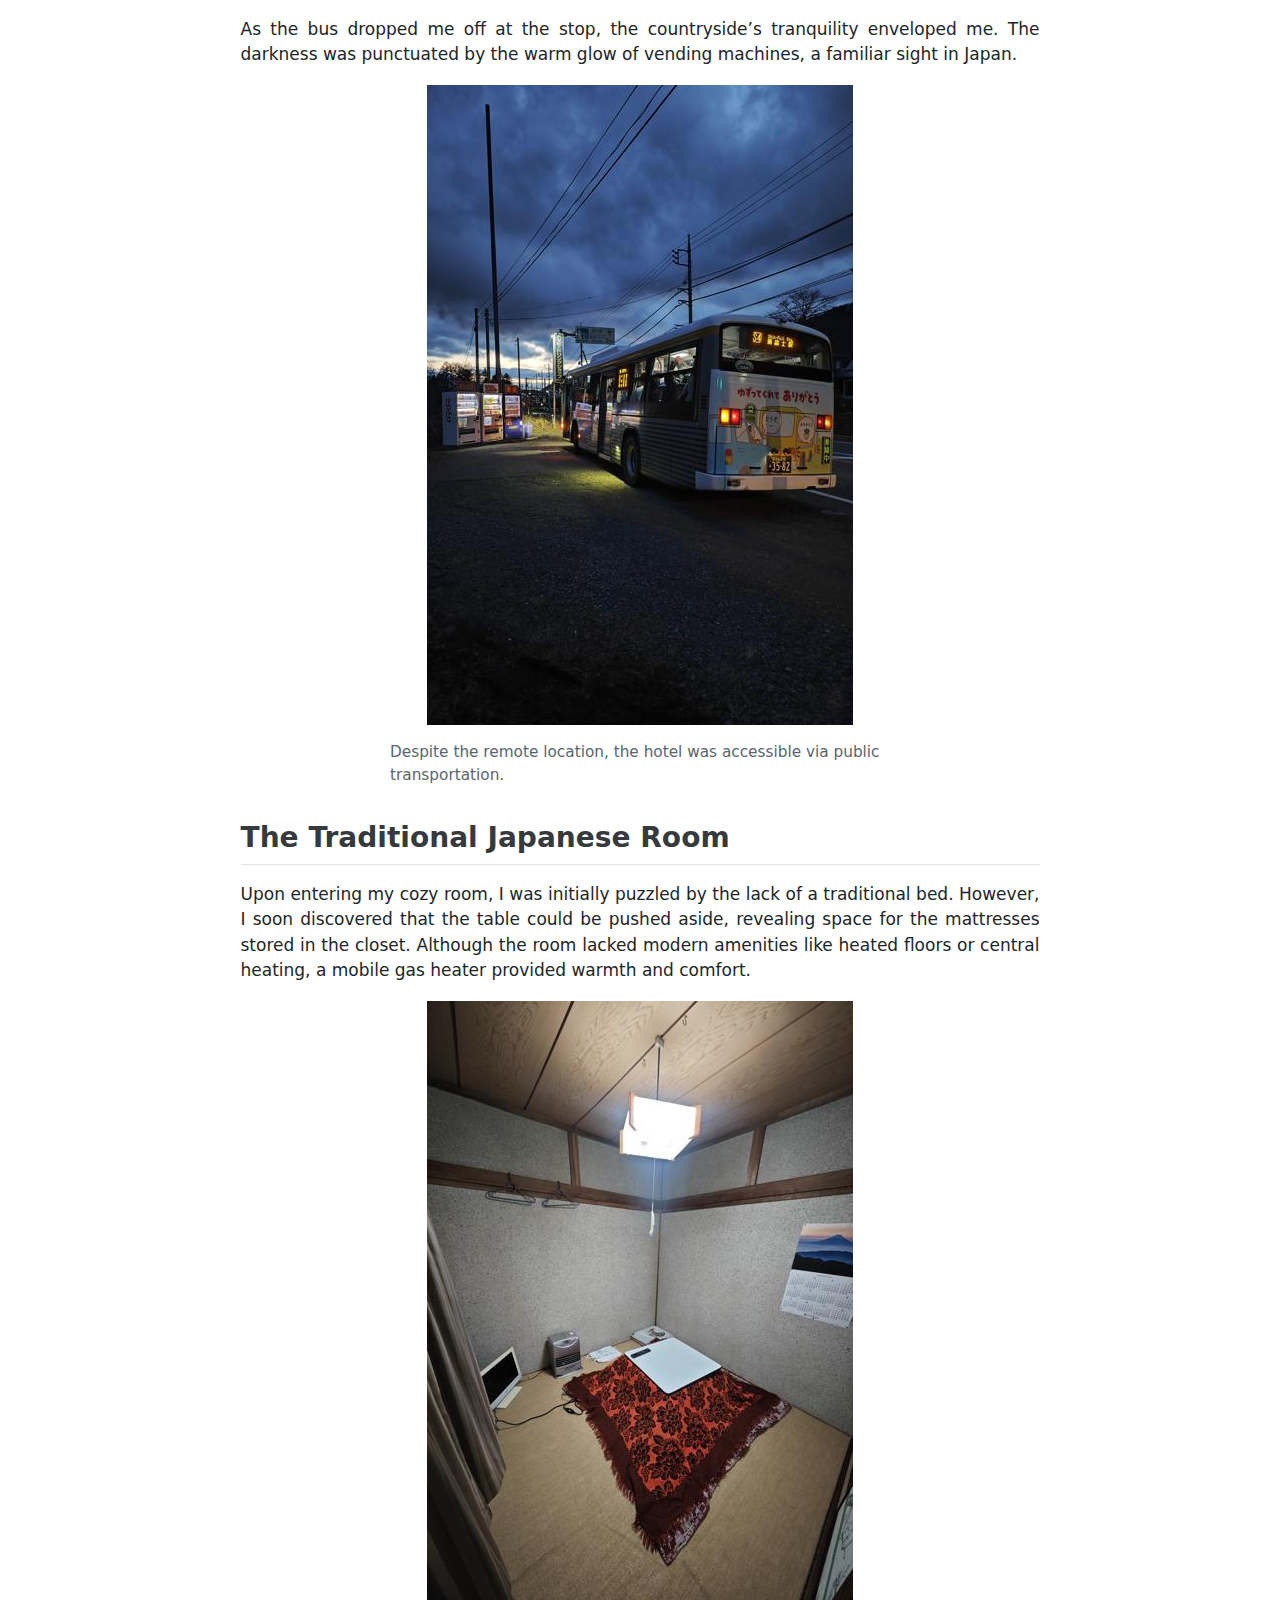
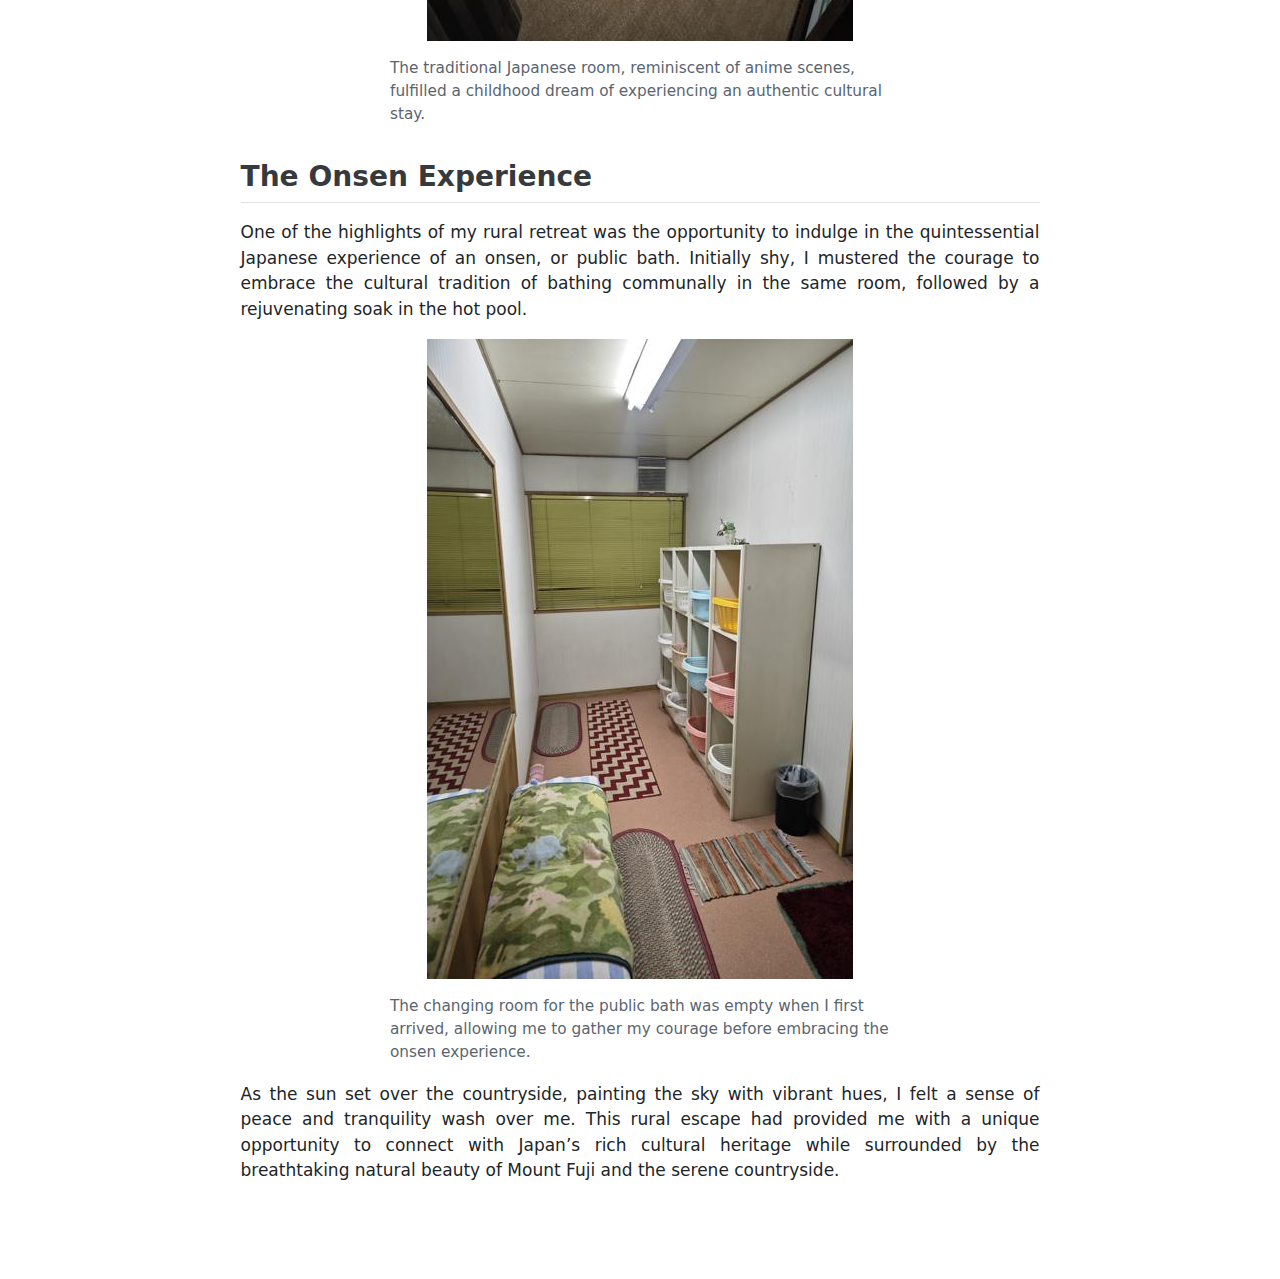
<file: posts/20240327_classic_hotel_jp/index.html>
<!DOCTYPE html>
<html xmlns="http://www.w3.org/1999/xhtml" lang="en" xml:lang="en"><head>

<meta charset="utf-8">
<meta name="generator" content="quarto-1.3.353">

<meta name="viewport" content="width=device-width, initial-scale=1.0, user-scalable=yes">

<meta name="author" content="Bruggle">
<meta name="dcterms.date" content="2024-06-06">
<meta name="keywords" content="Japan, Onsen, Hotel, Attractions">
<meta name="description" content="A City Escape to the Countryside North of Mount Fuji for Traditional Japanese Hospitality">





<meta name="twitter:image:src" content="https:///images/site/favicon/favicon-96x96.png&quot;">





<meta property="og:type" content="website">



<meta property="og:image" content="https:///images/site/favicon/favicon-96x96.png">



<meta property="og:url" content="https:///">


<meta name="robots" content="max-snippet:-1, max-image-preview:large, max-video-preview:-1">
<meta name="robots" content="index,follow">

<link rel="apple-touch-icon" sizes="57x57" href="../../images/site/favicon/favicon-57x57.png">
<link rel="apple-touch-icon" sizes="114x114" href="../../images/site/favicon/favicon-114x114.png">
<link rel="apple-touch-icon" sizes="72x72" href="../../images/site/favicon/favicon-72x72.png">
<link rel="apple-touch-icon" sizes="144x144" href="../../images/site/favicon/favicon-144x144.png">
<link rel="apple-touch-icon" sizes="60x60" href="../../images/site/favicon/favicon-60x60.png">
<link rel="apple-touch-icon" sizes="120x120" href="../../images/site/favicon/favicon-120x120.png">
<link rel="apple-touch-icon" sizes="76x76" href="../../images/site/favicon/favicon-76x76.png">
<link rel="apple-touch-icon" sizes="152x152" href="../../images/site/favicon/favicon-152x152.png">
<link rel="icon" type="image/png" href="../../images/site/favicon/favicon-96x96.png" sizes="96x96">
<link rel="icon" type="image/png" href="../../images/site/favicon/favicon-32x32.png" sizes="32x32">
<link rel="icon" type="image/png" href="../../images/site/favicon/favicon-16x16.png" sizes="16x16">
<meta name="msapplication-TileColor" content="#EDF0F5">
<meta name="msapplication-TileImage" content="/images/site/favicon/favicon-70x70.png">
<meta name="msapplication-TileImage" content="/images/site/favicon/favicon-144x144.png">
<meta name="msapplication-TileImage" content="/images/site/favicon/favicon-150x150.png">
<meta name="msapplication-TileImage" content="/images/site/favicon/favicon-310x310.png">

<title>BRUGGLE - Onsens and Mount Fuji: Discovering the Charms of Rural Japan</title>
<style>
code{white-space: pre-wrap;}
span.smallcaps{font-variant: small-caps;}
div.columns{display: flex; gap: min(4vw, 1.5em);}
div.column{flex: auto; overflow-x: auto;}
div.hanging-indent{margin-left: 1.5em; text-indent: -1.5em;}
ul.task-list{list-style: none;}
ul.task-list li input[type="checkbox"] {
  width: 0.8em;
  margin: 0 0.8em 0.2em -1em; /* quarto-specific, see https://github.com/quarto-dev/quarto-cli/issues/4556 */ 
  vertical-align: middle;
}
</style>


<script src="../../site_libs/quarto-nav/quarto-nav.js"></script>
<script src="../../site_libs/quarto-nav/headroom.min.js"></script>
<script src="../../site_libs/clipboard/clipboard.min.js"></script>
<script src="../../site_libs/quarto-search/autocomplete.umd.js"></script>
<script src="../../site_libs/quarto-search/fuse.min.js"></script>
<script src="../../site_libs/quarto-search/quarto-search.js"></script>
<meta name="quarto:offset" content="../../">
<link href="../../images/site/favicon/favicon.png" rel="icon" type="image/png">
<script src="../../site_libs/quarto-html/quarto.js"></script>
<script src="../../site_libs/quarto-html/popper.min.js"></script>
<script src="../../site_libs/quarto-html/tippy.umd.min.js"></script>
<script src="../../site_libs/quarto-html/anchor.min.js"></script>
<link href="../../site_libs/quarto-html/tippy.css" rel="stylesheet">
<link href="../../site_libs/quarto-html/quarto-syntax-highlighting.css" rel="stylesheet" id="quarto-text-highlighting-styles">
<script src="../../site_libs/bootstrap/bootstrap.min.js"></script>
<link href="../../site_libs/bootstrap/bootstrap-icons.css" rel="stylesheet">
<link href="../../site_libs/bootstrap/bootstrap.min.css" rel="stylesheet" id="quarto-bootstrap" data-mode="light">
<link href="../../site_libs/quarto-contrib/social-share-0.1.0/social-share.css" rel="stylesheet">
<link href="../../site_libs/quarto-contrib/social-share-0.1.0/all.css" rel="stylesheet">
<script id="quarto-search-options" type="application/json">{
  "location": "navbar",
  "copy-button": false,
  "collapse-after": 3,
  "panel-placement": "end",
  "type": "overlay",
  "limit": 20,
  "language": {
    "search-no-results-text": "No results",
    "search-matching-documents-text": "matching documents",
    "search-copy-link-title": "Copy link to search",
    "search-hide-matches-text": "Hide additional matches",
    "search-more-match-text": "more match in this document",
    "search-more-matches-text": "more matches in this document",
    "search-clear-button-title": "Clear",
    "search-detached-cancel-button-title": "Cancel",
    "search-submit-button-title": "Submit"
  }
}</script>
<script async="" src="https://www.googletagmanager.com/gtag/js?id=G-D5RWZ9VFH7"></script>

<script type="text/javascript">

window.dataLayer = window.dataLayer || [];
function gtag(){dataLayer.push(arguments);}
gtag('js', new Date());
gtag('config', 'G-D5RWZ9VFH7', { 'anonymize_ip': true});
</script>
<script>
// Custom Script 

// Helper function to determine if the device is mobile
function isMobileDevice() {
  return ('ontouchstart' in window || navigator.maxTouchPoints) && /Mobi|Android/i.test(navigator.userAgent);
}

// Function to initialize the panoramic view
function initPanoramicView() {
  const images = document.querySelectorAll('img');
  images.forEach((image) => {
    if (image.clientWidth > 700) {
      createPanoramicContainer(image);
    }
  });
}

// Function to create the panoramic container
function createPanoramicContainer(image) {
  const isMobile = isMobileDevice();
  const containerWidth = isMobile ? 426 : 640;
  const containerHeight = '100%';
  const offsetX = (image.clientWidth - containerWidth) / 2;

  // Create a container for the panoramic view
  const container = document.createElement('div');
  container.style.width = `${containerWidth}px`;
  container.style.height = containerHeight;
  container.style.overflow = 'hidden';
  container.style.position = 'relative';
  container.style.touchAction = 'none'; // Disable default touch actions

  // Clone the image and adjust its position
  const panoramicImage = image.cloneNode();
  panoramicImage.style.position = 'absolute';
  panoramicImage.style.left = `-${offsetX}px`;
  panoramicImage.style.top = '0';
  panoramicImage.style.width = `${image.clientWidth}px`;
  panoramicImage.style.height = `${image.clientHeight}px`;

  // Add the image to the container
  container.appendChild(panoramicImage);

  // Replace the original image with the container
  image.parentNode.replaceChild(container, image);

  // Event listeners for dragging
  let isDragging = false;
  let startX = 0;

  const startDrag = (pageX) => {
    isDragging = true;
    startX = pageX - panoramicImage.offsetLeft;
    container.style.cursor = 'grabbing';
  };

  const doDrag = (pageX) => {
    if (isDragging) {
      const newPosition = pageX - startX;
      panoramicImage.style.left = `${newPosition}px`;
    }
  };

  const endDrag = () => {
    isDragging = false;
    container.style.cursor = 'grab';
  };

  // Desktop events
  container.addEventListener('mousedown', (e) => startDrag(e.pageX));
  window.addEventListener('mousemove', (e) => doDrag(e.pageX));
  window.addEventListener('mouseup', endDrag);

  // Mobile events
  container.addEventListener('touchstart', (e) => startDrag(e.touches[0].pageX));
  container.addEventListener('touchmove', (e) => doDrag(e.touches[0].pageX));
  container.addEventListener('touchend', endDrag);

  // Gyroscope events for mobile devices
  if (isMobile) {
    window.addEventListener('deviceorientation', (e) => {
      const gamma = e.gamma; // Left to right tilt in degrees
      if (Math.abs(gamma) > 5) {
        const tiltOffset = gamma * 5; // Adjust sensitivity as needed
        const currentLeft = parseInt(panoramicImage.style.left, 10);
        panoramicImage.style.left = `${Math.max(Math.min(currentLeft + tiltOffset, 0), containerWidth - image.clientWidth)}px`;
      }
    });
  }
}

// Initialize the panoramic view when the document is loaded
document.addEventListener('DOMContentLoaded', initPanoramicView);


</script>


<link rel="stylesheet" href="../../css/styles.css">
</head>

<body class="nav-fixed fullcontent">

<div id="quarto-search-results"></div>
  <header id="quarto-header" class="headroom fixed-top">
    <nav class="navbar navbar-expand-lg navbar-dark ">
      <div class="navbar-container container-fluid">
      <div class="navbar-brand-container">
    <a class="navbar-brand" href="../../index.html">
    <span class="navbar-title">BRUGGLE</span>
    </a>
  </div>
            <div id="quarto-search" class="" title="Search"></div>
          <button class="navbar-toggler" type="button" data-bs-toggle="collapse" data-bs-target="#navbarCollapse" aria-controls="navbarCollapse" aria-expanded="false" aria-label="Toggle navigation" onclick="if (window.quartoToggleHeadroom) { window.quartoToggleHeadroom(); }">
  <span class="navbar-toggler-icon"></span>
</button>
          <div class="collapse navbar-collapse" id="navbarCollapse">
            <ul class="navbar-nav navbar-nav-scroll ms-auto">
  <li class="nav-item">
    <a class="nav-link" href="https://www.youtube.com/channel/UCtKqWQ4l-cpc3dh3861WXfg" rel="" target=""><i class="bi bi-youtube" role="img">
</i> 
 <span class="menu-text"><span class="citation" data-cites="bruggle.official">@bruggle.official</span></span></a>
  </li>  
  <li class="nav-item">
    <a class="nav-link" href="https://www.facebook.com/mrbruggle" rel="" target=""><i class="bi bi-facebook" role="img">
</i> 
 <span class="menu-text">Be Bruggle</span></a>
  </li>  
  <li class="nav-item">
    <a class="nav-link" href="https://www.tiktok.com/@bruggle.official" rel="" target=""><i class="bi bi-tiktok" role="img">
</i> 
 <span class="menu-text"><span class="citation" data-cites="bruggle.official">@bruggle.official</span></span></a>
  </li>  
  <li class="nav-item">
    <a class="nav-link" href="https://www.instagram.com/bruggle.official" rel="" target=""><i class="bi bi-instagram" role="img">
</i> 
 <span class="menu-text">bruggle.official</span></a>
  </li>  
  <li class="nav-item">
    <a class="nav-link" href="../../../th/index.html" rel="" target=""><i class="bi bi-globe" role="img">
</i> 
 <span class="menu-text">ไทย</span></a>
  </li>  
</ul>
            <div class="quarto-navbar-tools">
</div>
          </div> <!-- /navcollapse -->
      </div> <!-- /container-fluid -->
    </nav>
</header>
<!-- content -->
<header id="title-block-header" class="quarto-title-block default page-columns page-full">
  <div class="quarto-title-banner page-columns page-full">
    <div class="quarto-title column-body">
      <h1 class="title">Onsens and Mount Fuji: Discovering the Charms of Rural Japan</h1>
            <p class="subtitle lead">A City Escape to the Countryside North of Mount Fuji for Traditional Japanese Hospitality</p>
                                <div class="quarto-categories">
                <div class="quarto-category">Japan</div>
                <div class="quarto-category">Onsen</div>
                <div class="quarto-category">Hotel</div>
              </div>
                  </div>
  </div>
    
  
  <div class="quarto-title-meta">

      <div>
      <div class="quarto-title-meta-heading">Author</div>
      <div class="quarto-title-meta-contents">
               <p>Bruggle </p>
            </div>
    </div>
      
      <div>
      <div class="quarto-title-meta-heading">Published</div>
      <div class="quarto-title-meta-contents">
        <p class="date">June 6, 2024</p>
      </div>
    </div>
    
      <div>
      <div class="quarto-title-meta-heading">Modified</div>
      <div class="quarto-title-meta-contents">
        <p class="date-modified">June 6, 2024</p>
      </div>
    </div>
      
    </div>
    
  
  </header><div id="quarto-content" class="quarto-container page-columns page-rows-contents page-layout-article page-navbar">
<!-- sidebar -->
<!-- margin-sidebar -->
    
<!-- main -->
<main class="content quarto-banner-title-block" id="quarto-document-content">
<div class="page-columns page-rows-contents page-layout-article"><div class="social-share"><a href="https://twitter.com/share?url=https://www.bruggle.com/posts/20240327_classic_hotel_jp/&amp;text=A City Escape to the Countryside North of Mount Fuji for Traditional Japanese Hospitality" target="_blank" class="twitter"><i class="fab fa-twitter fa-fw fa-lg"></i></a><a href="https://www.linkedin.com/shareArticle?url=https://www.bruggle.com/posts/20240327_classic_hotel_jp/&amp;title=A City Escape to the Countryside North of Mount Fuji for Traditional Japanese Hospitality" target="_blank" class="linkedin"><i class="fa-brands fa-linkedin-in fa-fw fa-lg"></i></a>  <a href="mailto:?subject=A City Escape to the Countryside North of Mount Fuji for Traditional Japanese Hospitality&amp;body=Check out this link:https://www.bruggle.com/posts/20240327_classic_hotel_jp/" target="_blank" class="email"><i class="fa-solid fa-envelope fa-fw fa-lg"></i></a><a href="https://www.facebook.com/sharer.php?u=https://www.bruggle.com/posts/20240327_classic_hotel_jp/" target="_blank" class="facebook"><i class="fab fa-facebook-f fa-fw fa-lg"></i></a><a href="https://reddit.com/submit?url=https://www.bruggle.com/posts/20240327_classic_hotel_jp/&amp;title=A City Escape to the Countryside North of Mount Fuji for Traditional Japanese Hospitality" target="_blank" class="reddit">   <i class="fa-brands fa-reddit-alien fa-fw fa-lg"></i></a><a href="https://www.stumbleupon.com/submit?url=https://www.bruggle.com/posts/20240327_classic_hotel_jp/&amp;title=A City Escape to the Countryside North of Mount Fuji for Traditional Japanese Hospitality" target="_blank" class="stumbleupon"><i class="fa-brands fa-stumbleupon fa-fw fa-lg"></i></a><a href="https://www.tumblr.com/share/link?url=https://www.bruggle.com/posts/20240327_classic_hotel_jp/&amp;name=A City Escape to the Countryside North of Mount Fuji for Traditional Japanese Hospitality" target="_blank" class="tumblr"><i class="fa-brands fa-tumblr fa-fw fa-lg"></i></a><a href="javascript:void(0);" onclick="var mastodon_instance=prompt('Mastodon Instance / Server Name?'); if(typeof mastodon_instance==='string' &amp;&amp; mastodon_instance.length){this.href='https://'+mastodon_instance+'/share?text=A City Escape to the Countryside North of Mount Fuji for Traditional Japanese Hospitality https://www.bruggle.com/posts/20240327_classic_hotel_jp/'}else{return false;}" target="_blank" class="mastodon"><i class="fa-brands fa-mastodon fa-fw fa-lg"></i></a></div></div>




<div class="quarto-figure quarto-figure-center">
<figure class="figure">
<p><img src="IMG_20240327_191506.jpeg" class="img-fluid figure-img"></p>
<figcaption class="figure-caption">Despite my initial shyness, I managed to immerse myself in the authentic Japanese public bath experience, a cherished cultural tradition.</figcaption>
</figure>
</div>
<p>As I planned my Japan trip, I had a yearning to escape the bustling cities and immerse myself in the serene beauty of the countryside. The idea of staying in a rural area for a couple of nights, surrounded by nature and the majestic presence of Mount Fuji, filled me with excitement.</p>
<section id="arrival-in-the-countryside" class="level2">
<h2 class="anchored" data-anchor-id="arrival-in-the-countryside">Arrival in the Countryside</h2>
<p>After booking a hotel room in a small town north of Mount Fuji, I embarked on my journey. Without a rental car, I relied on public transportation, taking a bus from the nearest train station. The 10-kilometer journey was an adventure in itself, with the stunning views of Mount Fuji captivating me at every turn, beckoning me to capture its beauty through my camera lens.</p>
<div class="quarto-figure quarto-figure-center">
<figure class="figure">
<p><img src="IMG_20240328_110032.jpeg" class="img-fluid figure-img"></p>
<figcaption class="figure-caption">Escaping the city’s hustle and bustle, I booked a hotel room in a quaint town near Mount Fuji.</figcaption>
</figure>
</div>
<div class="quarto-figure quarto-figure-center">
<figure class="figure">
<p><img src="IMG_20240327_173741.jpeg" class="img-fluid figure-img"></p>
<figcaption class="figure-caption">The breathtaking views of Mount Fuji during sunset never failed to mesmerize me, visible from every corner of the northern region.</figcaption>
</figure>
</div>
</section>
<section id="arrival-at-the-hotel" class="level2">
<h2 class="anchored" data-anchor-id="arrival-at-the-hotel">Arrival at the Hotel</h2>
<p>As the bus dropped me off at the stop, the countryside’s tranquility enveloped me. The darkness was punctuated by the warm glow of vending machines, a familiar sight in Japan.</p>
<div class="quarto-figure quarto-figure-center">
<figure class="figure">
<p><img src="IMG_20240327_182003.jpeg" class="img-fluid figure-img"></p>
<figcaption class="figure-caption">Despite the remote location, the hotel was accessible via public transportation.</figcaption>
</figure>
</div>
</section>
<section id="the-traditional-japanese-room" class="level2">
<h2 class="anchored" data-anchor-id="the-traditional-japanese-room">The Traditional Japanese Room</h2>
<p>Upon entering my cozy room, I was initially puzzled by the lack of a traditional bed. However, I soon discovered that the table could be pushed aside, revealing space for the mattresses stored in the closet. Although the room lacked modern amenities like heated floors or central heating, a mobile gas heater provided warmth and comfort.</p>
<div class="quarto-figure quarto-figure-center">
<figure class="figure">
<p><img src="IMG_20240327_183648.jpeg" class="img-fluid figure-img"></p>
<figcaption class="figure-caption">The traditional Japanese room, reminiscent of anime scenes, fulfilled a childhood dream of experiencing an authentic cultural stay.</figcaption>
</figure>
</div>
</section>
<section id="the-onsen-experience" class="level2">
<h2 class="anchored" data-anchor-id="the-onsen-experience">The Onsen Experience</h2>
<p>One of the highlights of my rural retreat was the opportunity to indulge in the quintessential Japanese experience of an onsen, or public bath. Initially shy, I mustered the courage to embrace the cultural tradition of bathing communally in the same room, followed by a rejuvenating soak in the hot pool.</p>
<div class="quarto-figure quarto-figure-center">
<figure class="figure">
<p><img src="IMG_20240327_191449.jpeg" class="img-fluid figure-img"></p>
<figcaption class="figure-caption">The changing room for the public bath was empty when I first arrived, allowing me to gather my courage before embracing the onsen experience.</figcaption>
</figure>
</div>
<p>As the sun set over the countryside, painting the sky with vibrant hues, I felt a sense of peace and tranquility wash over me. This rural escape had provided me with a unique opportunity to connect with Japan’s rich cultural heritage while surrounded by the breathtaking natural beauty of Mount Fuji and the serene countryside.</p>


</section>

</main> <!-- /main -->
<script id="quarto-html-after-body" type="application/javascript">
window.document.addEventListener("DOMContentLoaded", function (event) {
  const toggleBodyColorMode = (bsSheetEl) => {
    const mode = bsSheetEl.getAttribute("data-mode");
    const bodyEl = window.document.querySelector("body");
    if (mode === "dark") {
      bodyEl.classList.add("quarto-dark");
      bodyEl.classList.remove("quarto-light");
    } else {
      bodyEl.classList.add("quarto-light");
      bodyEl.classList.remove("quarto-dark");
    }
  }
  const toggleBodyColorPrimary = () => {
    const bsSheetEl = window.document.querySelector("link#quarto-bootstrap");
    if (bsSheetEl) {
      toggleBodyColorMode(bsSheetEl);
    }
  }
  toggleBodyColorPrimary();  
  const icon = "";
  const anchorJS = new window.AnchorJS();
  anchorJS.options = {
    placement: 'right',
    icon: icon
  };
  anchorJS.add('.anchored');
  const isCodeAnnotation = (el) => {
    for (const clz of el.classList) {
      if (clz.startsWith('code-annotation-')) {                     
        return true;
      }
    }
    return false;
  }
  const clipboard = new window.ClipboardJS('.code-copy-button', {
    text: function(trigger) {
      const codeEl = trigger.previousElementSibling.cloneNode(true);
      for (const childEl of codeEl.children) {
        if (isCodeAnnotation(childEl)) {
          childEl.remove();
        }
      }
      return codeEl.innerText;
    }
  });
  clipboard.on('success', function(e) {
    // button target
    const button = e.trigger;
    // don't keep focus
    button.blur();
    // flash "checked"
    button.classList.add('code-copy-button-checked');
    var currentTitle = button.getAttribute("title");
    button.setAttribute("title", "Copied!");
    let tooltip;
    if (window.bootstrap) {
      button.setAttribute("data-bs-toggle", "tooltip");
      button.setAttribute("data-bs-placement", "left");
      button.setAttribute("data-bs-title", "Copied!");
      tooltip = new bootstrap.Tooltip(button, 
        { trigger: "manual", 
          customClass: "code-copy-button-tooltip",
          offset: [0, -8]});
      tooltip.show();    
    }
    setTimeout(function() {
      if (tooltip) {
        tooltip.hide();
        button.removeAttribute("data-bs-title");
        button.removeAttribute("data-bs-toggle");
        button.removeAttribute("data-bs-placement");
      }
      button.setAttribute("title", currentTitle);
      button.classList.remove('code-copy-button-checked');
    }, 1000);
    // clear code selection
    e.clearSelection();
  });
  function tippyHover(el, contentFn) {
    const config = {
      allowHTML: true,
      content: contentFn,
      maxWidth: 500,
      delay: 100,
      arrow: false,
      appendTo: function(el) {
          return el.parentElement;
      },
      interactive: true,
      interactiveBorder: 10,
      theme: 'quarto',
      placement: 'bottom-start'
    };
    window.tippy(el, config); 
  }
  const noterefs = window.document.querySelectorAll('a[role="doc-noteref"]');
  for (var i=0; i<noterefs.length; i++) {
    const ref = noterefs[i];
    tippyHover(ref, function() {
      // use id or data attribute instead here
      let href = ref.getAttribute('data-footnote-href') || ref.getAttribute('href');
      try { href = new URL(href).hash; } catch {}
      const id = href.replace(/^#\/?/, "");
      const note = window.document.getElementById(id);
      return note.innerHTML;
    });
  }
      let selectedAnnoteEl;
      const selectorForAnnotation = ( cell, annotation) => {
        let cellAttr = 'data-code-cell="' + cell + '"';
        let lineAttr = 'data-code-annotation="' +  annotation + '"';
        const selector = 'span[' + cellAttr + '][' + lineAttr + ']';
        return selector;
      }
      const selectCodeLines = (annoteEl) => {
        const doc = window.document;
        const targetCell = annoteEl.getAttribute("data-target-cell");
        const targetAnnotation = annoteEl.getAttribute("data-target-annotation");
        const annoteSpan = window.document.querySelector(selectorForAnnotation(targetCell, targetAnnotation));
        const lines = annoteSpan.getAttribute("data-code-lines").split(",");
        const lineIds = lines.map((line) => {
          return targetCell + "-" + line;
        })
        let top = null;
        let height = null;
        let parent = null;
        if (lineIds.length > 0) {
            //compute the position of the single el (top and bottom and make a div)
            const el = window.document.getElementById(lineIds[0]);
            top = el.offsetTop;
            height = el.offsetHeight;
            parent = el.parentElement.parentElement;
          if (lineIds.length > 1) {
            const lastEl = window.document.getElementById(lineIds[lineIds.length - 1]);
            const bottom = lastEl.offsetTop + lastEl.offsetHeight;
            height = bottom - top;
          }
          if (top !== null && height !== null && parent !== null) {
            // cook up a div (if necessary) and position it 
            let div = window.document.getElementById("code-annotation-line-highlight");
            if (div === null) {
              div = window.document.createElement("div");
              div.setAttribute("id", "code-annotation-line-highlight");
              div.style.position = 'absolute';
              parent.appendChild(div);
            }
            div.style.top = top - 2 + "px";
            div.style.height = height + 4 + "px";
            let gutterDiv = window.document.getElementById("code-annotation-line-highlight-gutter");
            if (gutterDiv === null) {
              gutterDiv = window.document.createElement("div");
              gutterDiv.setAttribute("id", "code-annotation-line-highlight-gutter");
              gutterDiv.style.position = 'absolute';
              const codeCell = window.document.getElementById(targetCell);
              const gutter = codeCell.querySelector('.code-annotation-gutter');
              gutter.appendChild(gutterDiv);
            }
            gutterDiv.style.top = top - 2 + "px";
            gutterDiv.style.height = height + 4 + "px";
          }
          selectedAnnoteEl = annoteEl;
        }
      };
      const unselectCodeLines = () => {
        const elementsIds = ["code-annotation-line-highlight", "code-annotation-line-highlight-gutter"];
        elementsIds.forEach((elId) => {
          const div = window.document.getElementById(elId);
          if (div) {
            div.remove();
          }
        });
        selectedAnnoteEl = undefined;
      };
      // Attach click handler to the DT
      const annoteDls = window.document.querySelectorAll('dt[data-target-cell]');
      for (const annoteDlNode of annoteDls) {
        annoteDlNode.addEventListener('click', (event) => {
          const clickedEl = event.target;
          if (clickedEl !== selectedAnnoteEl) {
            unselectCodeLines();
            const activeEl = window.document.querySelector('dt[data-target-cell].code-annotation-active');
            if (activeEl) {
              activeEl.classList.remove('code-annotation-active');
            }
            selectCodeLines(clickedEl);
            clickedEl.classList.add('code-annotation-active');
          } else {
            // Unselect the line
            unselectCodeLines();
            clickedEl.classList.remove('code-annotation-active');
          }
        });
      }
  const findCites = (el) => {
    const parentEl = el.parentElement;
    if (parentEl) {
      const cites = parentEl.dataset.cites;
      if (cites) {
        return {
          el,
          cites: cites.split(' ')
        };
      } else {
        return findCites(el.parentElement)
      }
    } else {
      return undefined;
    }
  };
  var bibliorefs = window.document.querySelectorAll('a[role="doc-biblioref"]');
  for (var i=0; i<bibliorefs.length; i++) {
    const ref = bibliorefs[i];
    const citeInfo = findCites(ref);
    if (citeInfo) {
      tippyHover(citeInfo.el, function() {
        var popup = window.document.createElement('div');
        citeInfo.cites.forEach(function(cite) {
          var citeDiv = window.document.createElement('div');
          citeDiv.classList.add('hanging-indent');
          citeDiv.classList.add('csl-entry');
          var biblioDiv = window.document.getElementById('ref-' + cite);
          if (biblioDiv) {
            citeDiv.innerHTML = biblioDiv.innerHTML;
          }
          popup.appendChild(citeDiv);
        });
        return popup.innerHTML;
      });
    }
  }
});
</script>
</div> <!-- /content -->



</body></html>
</file>
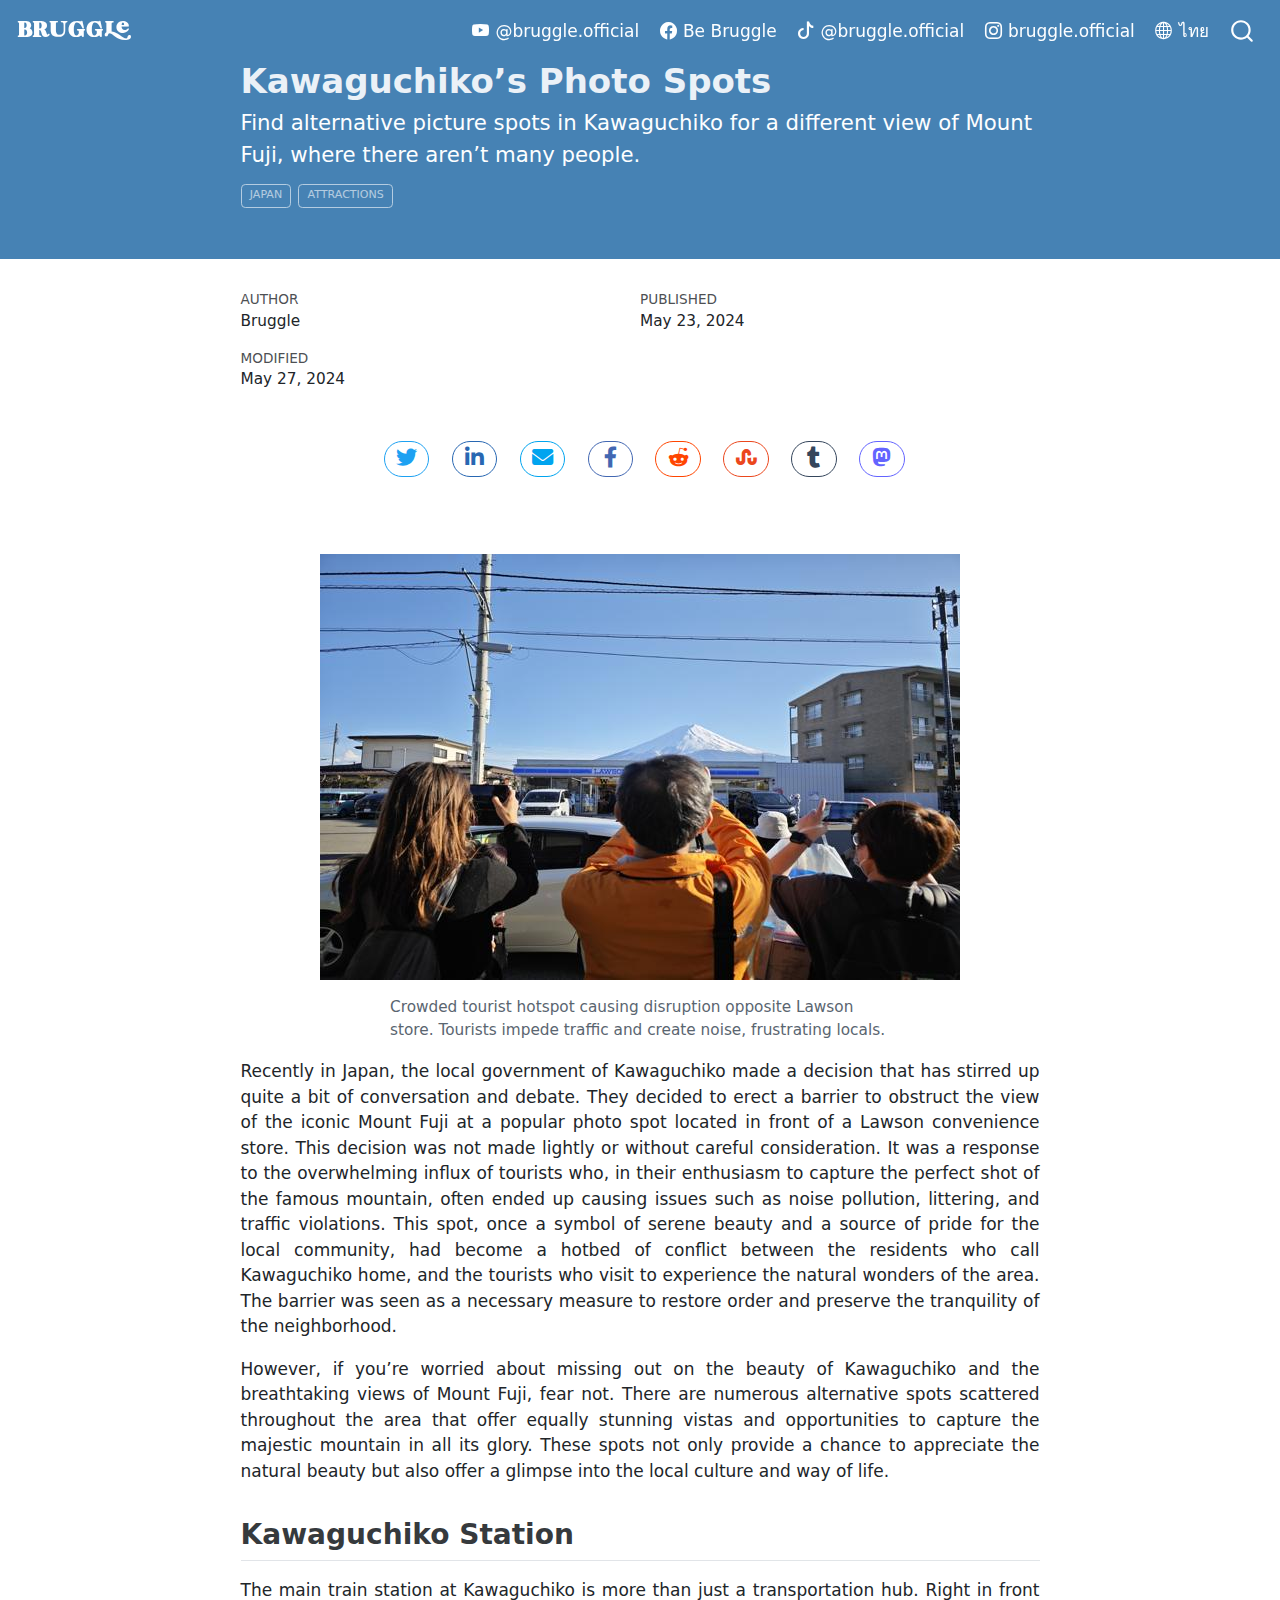
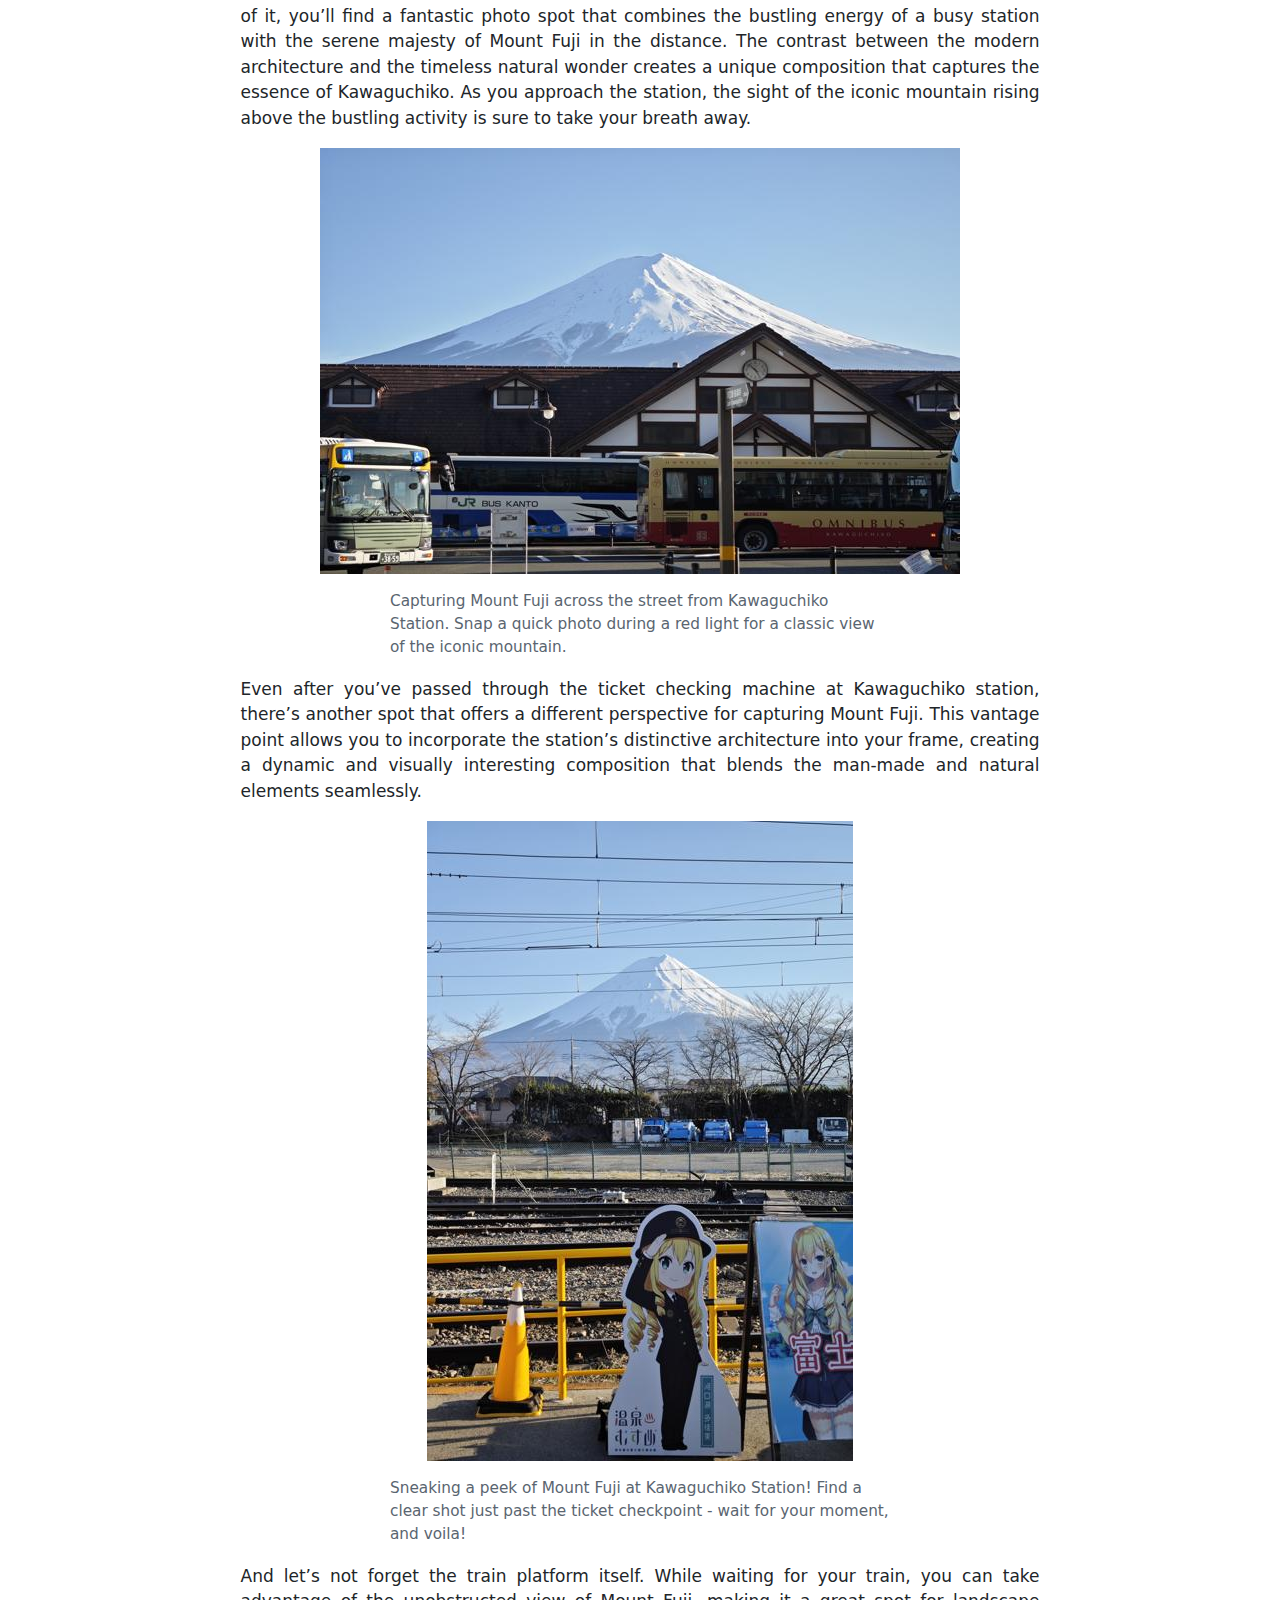
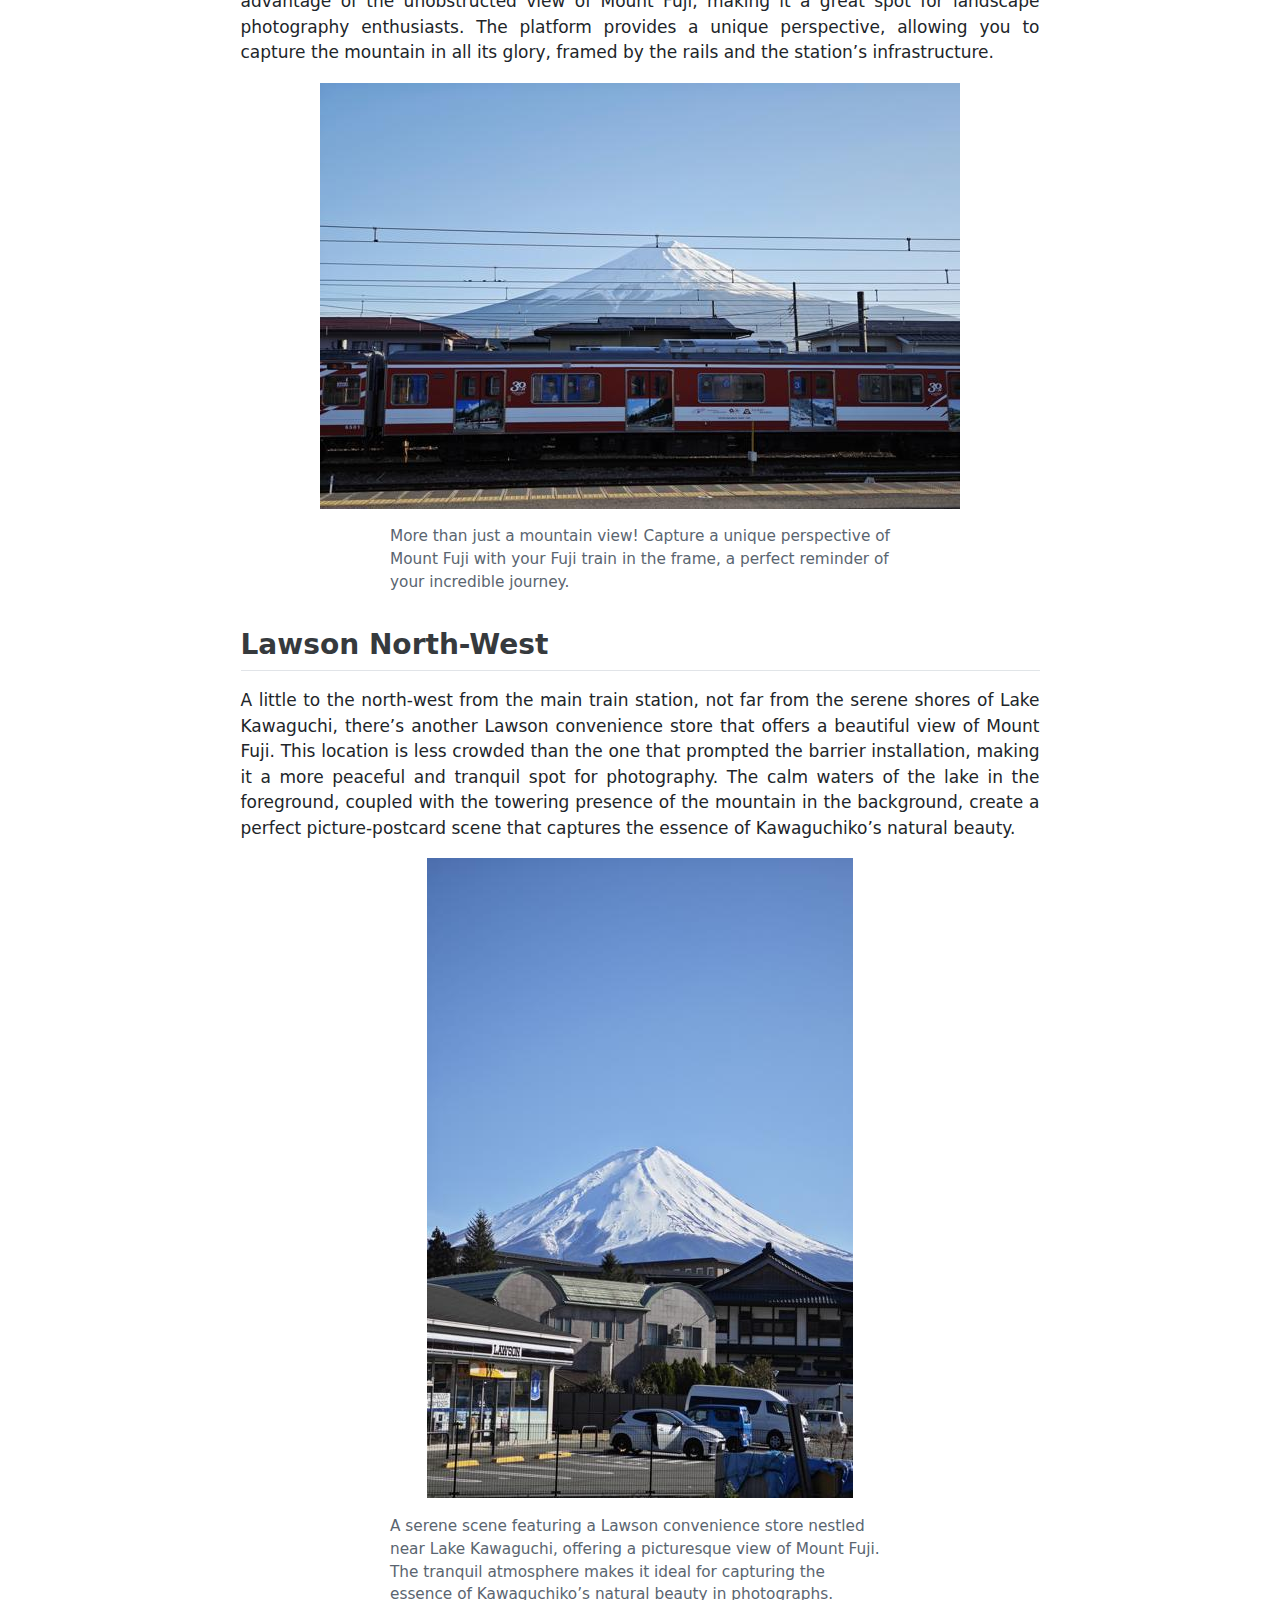
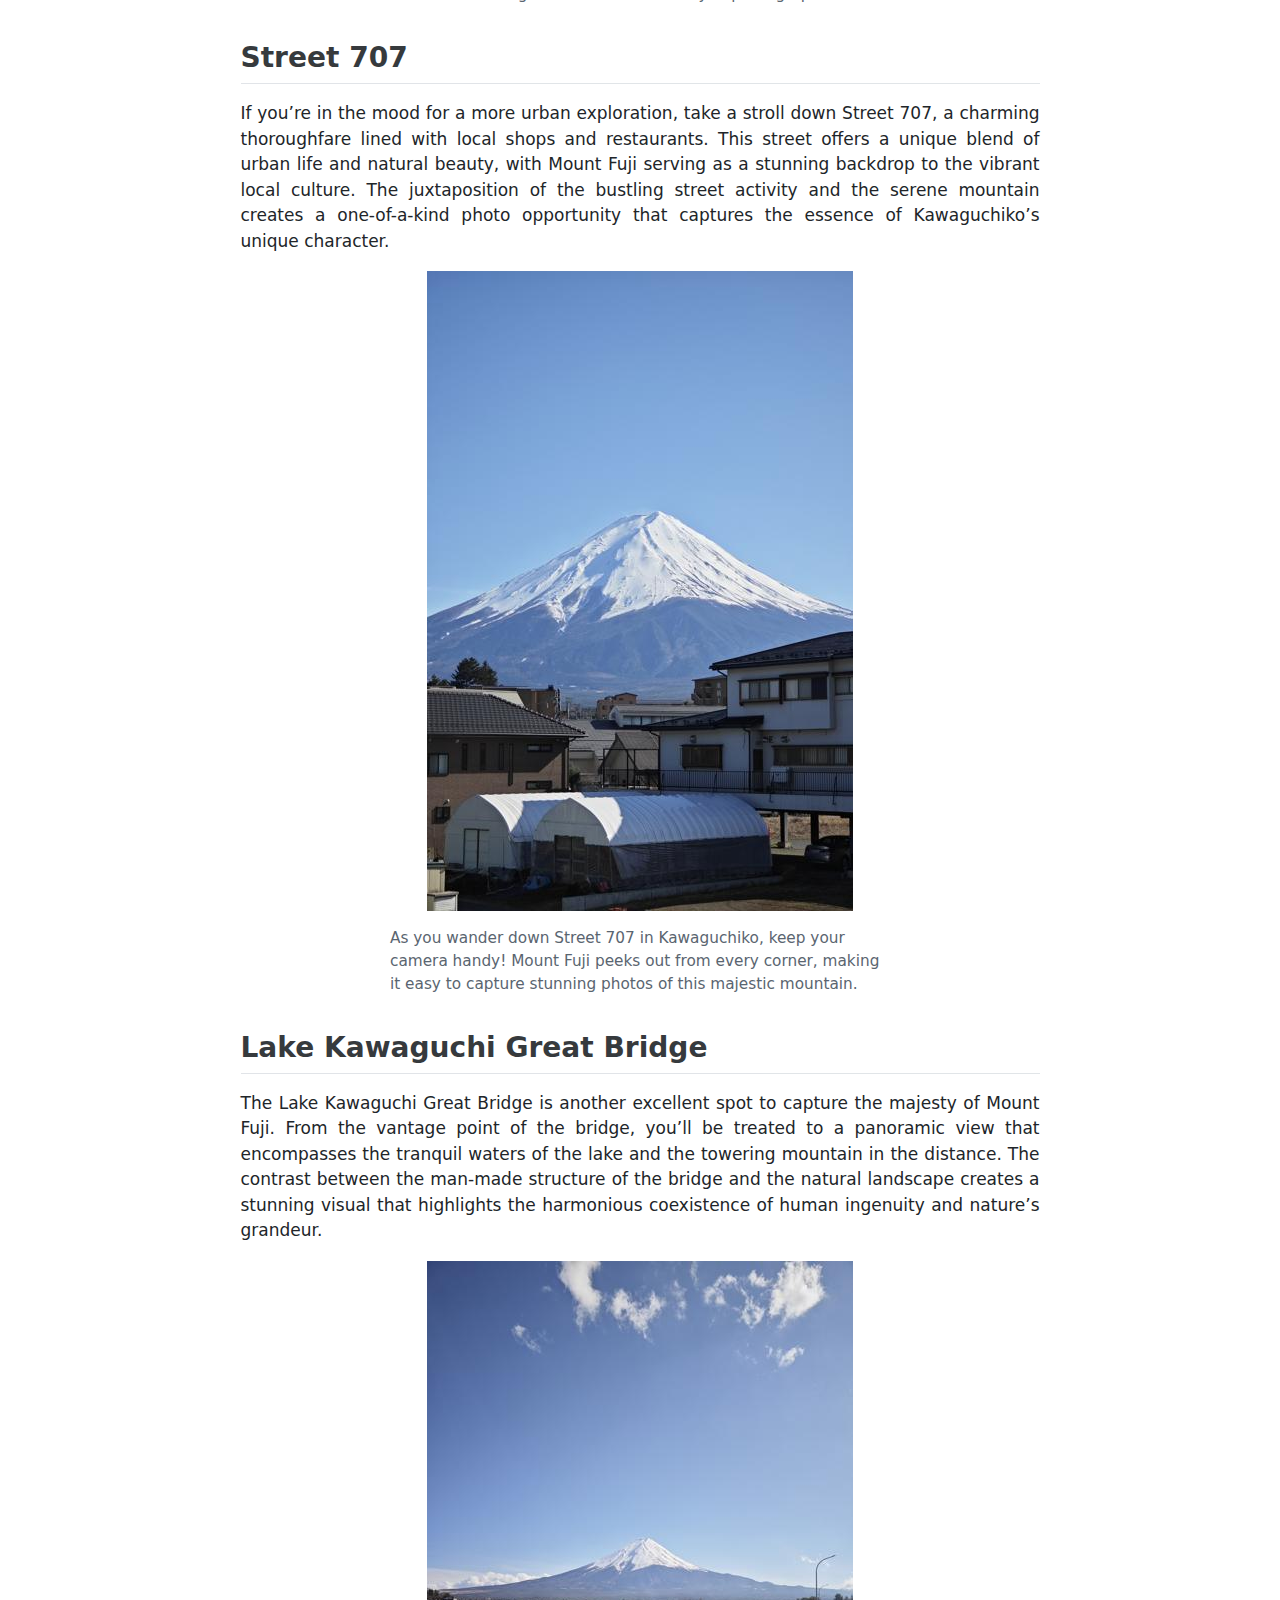
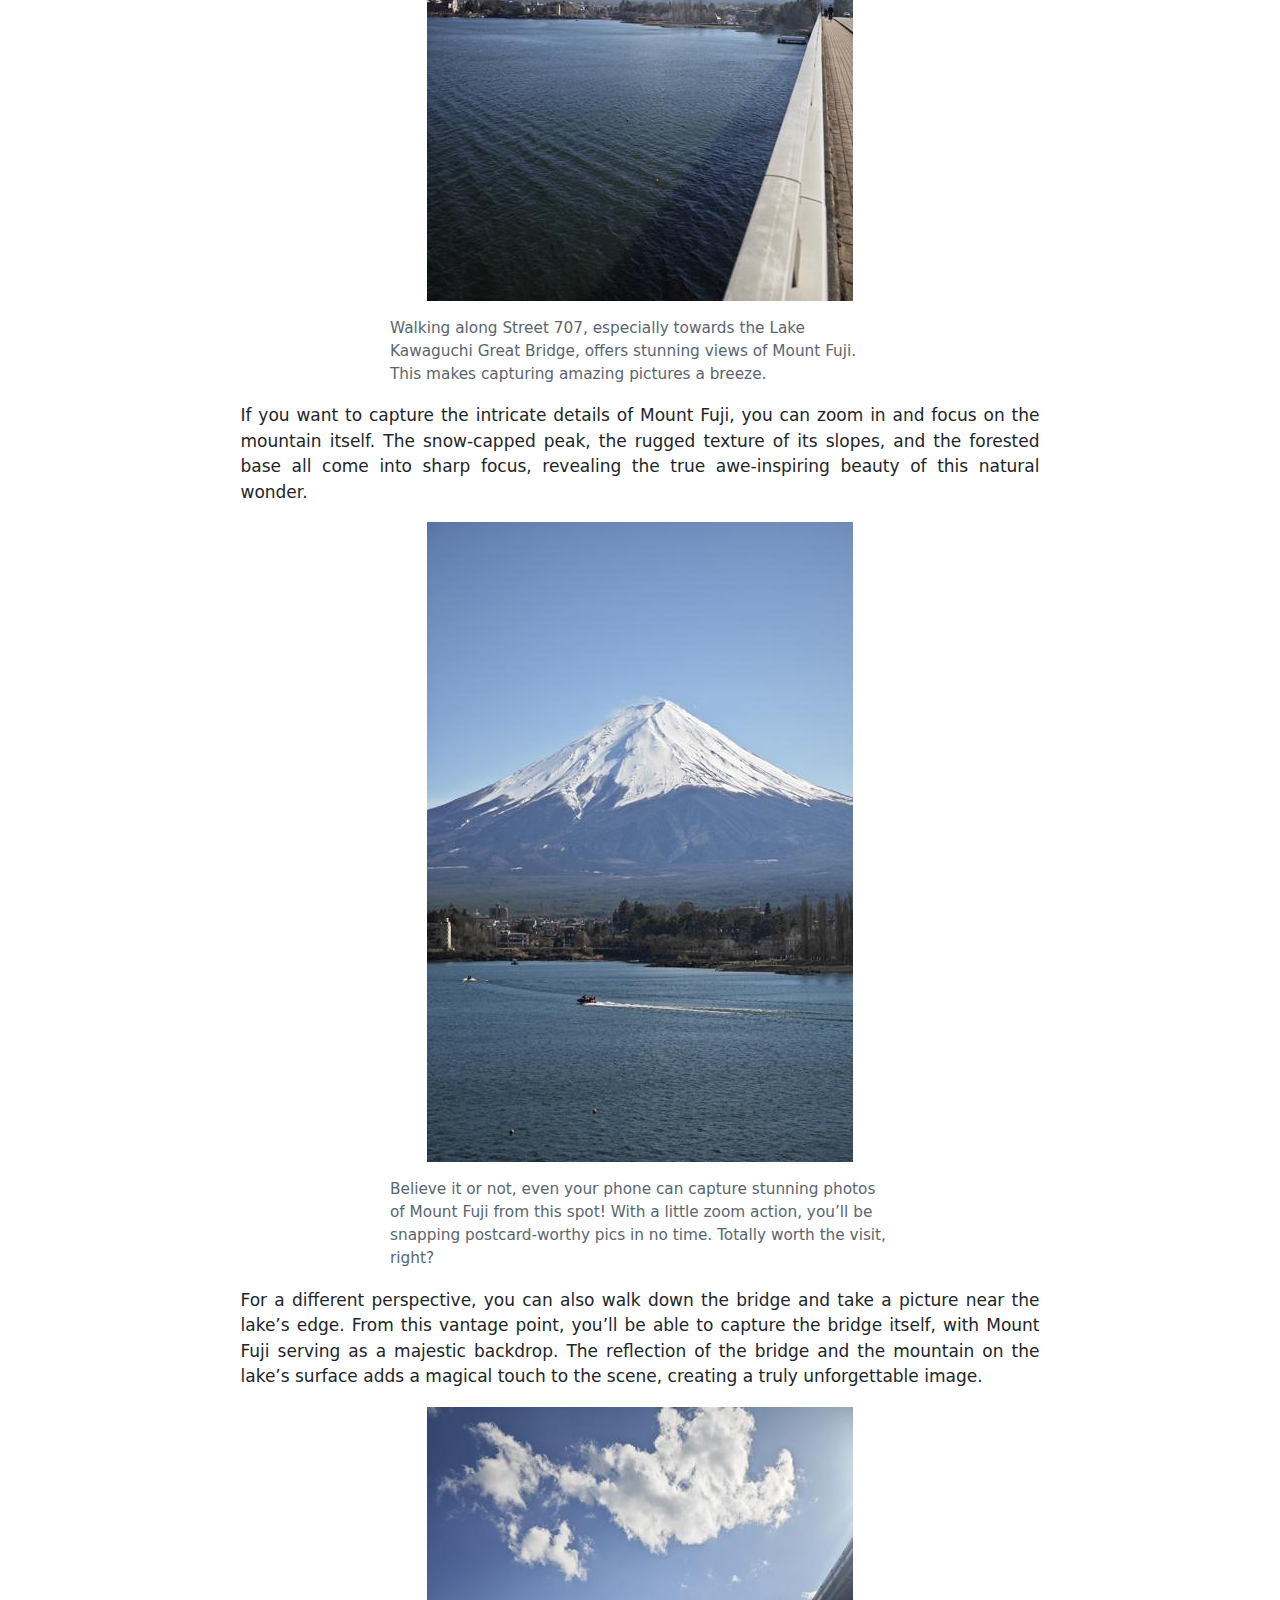
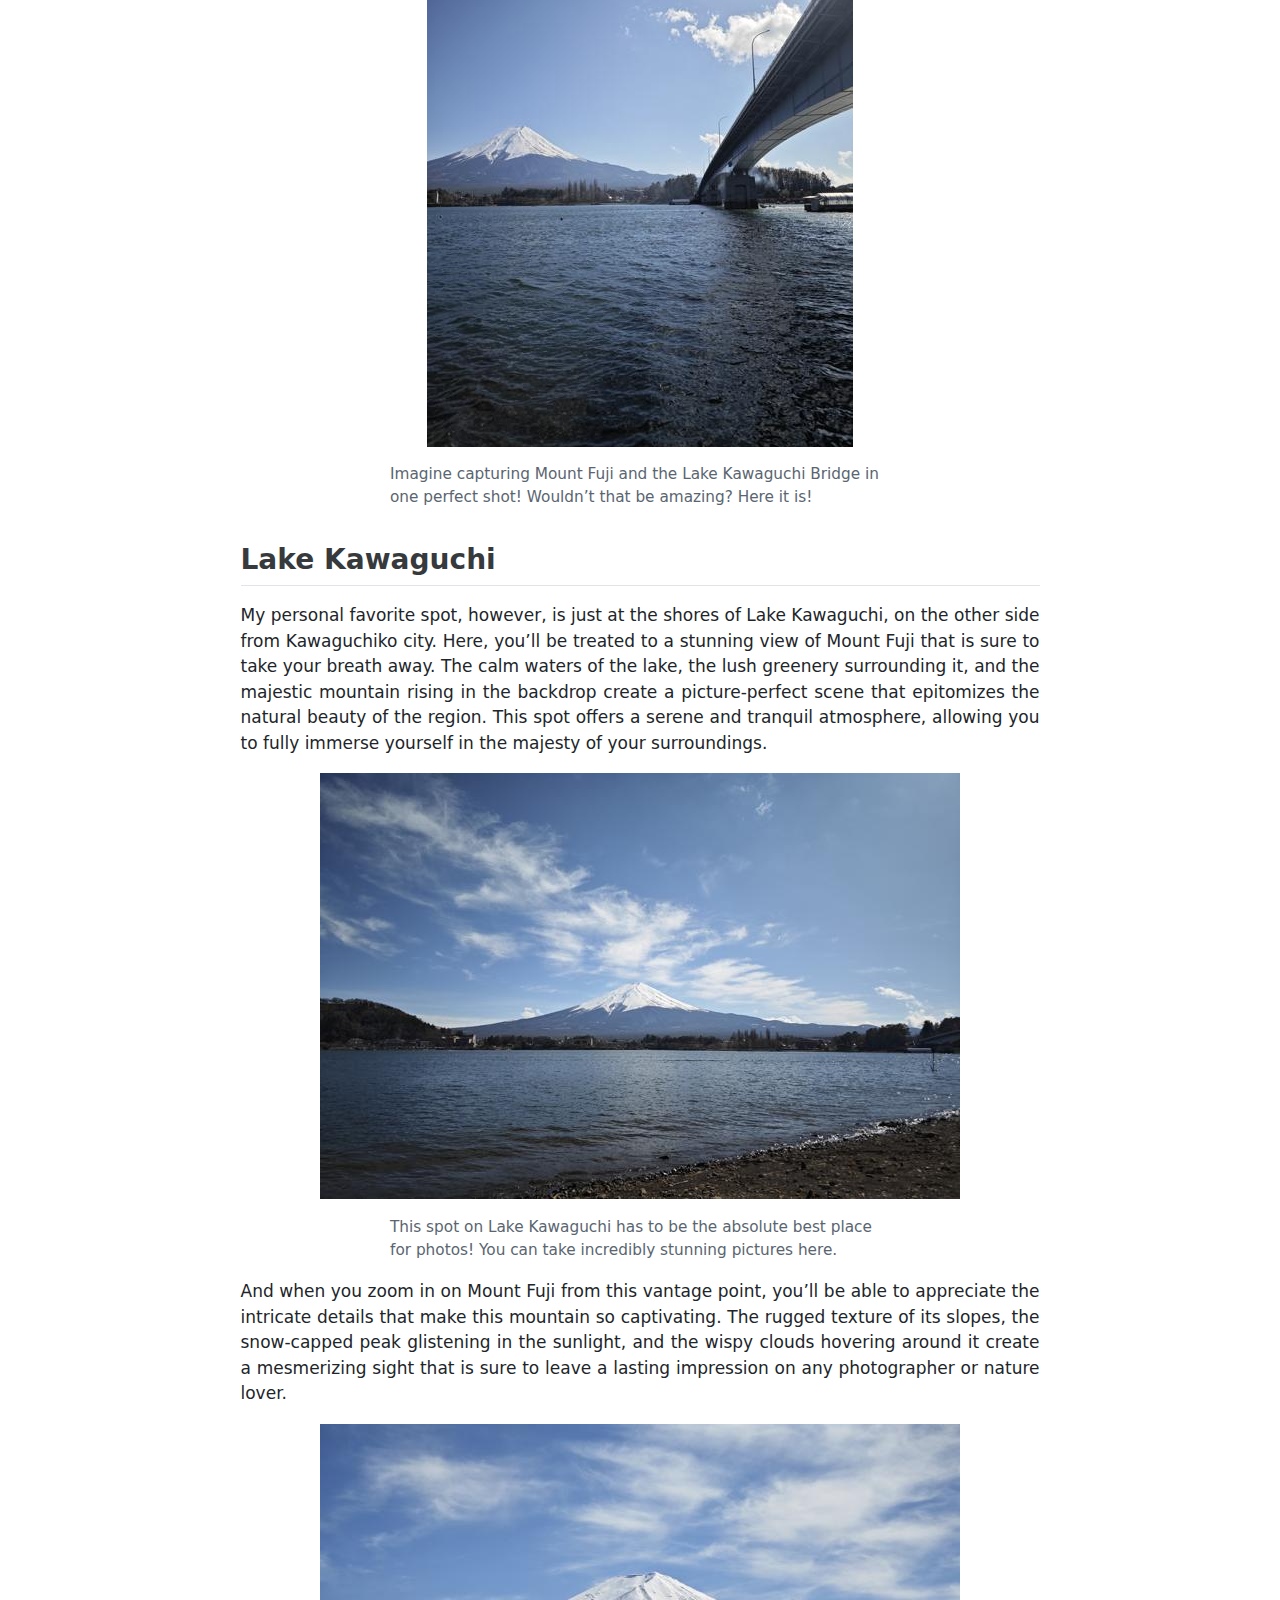
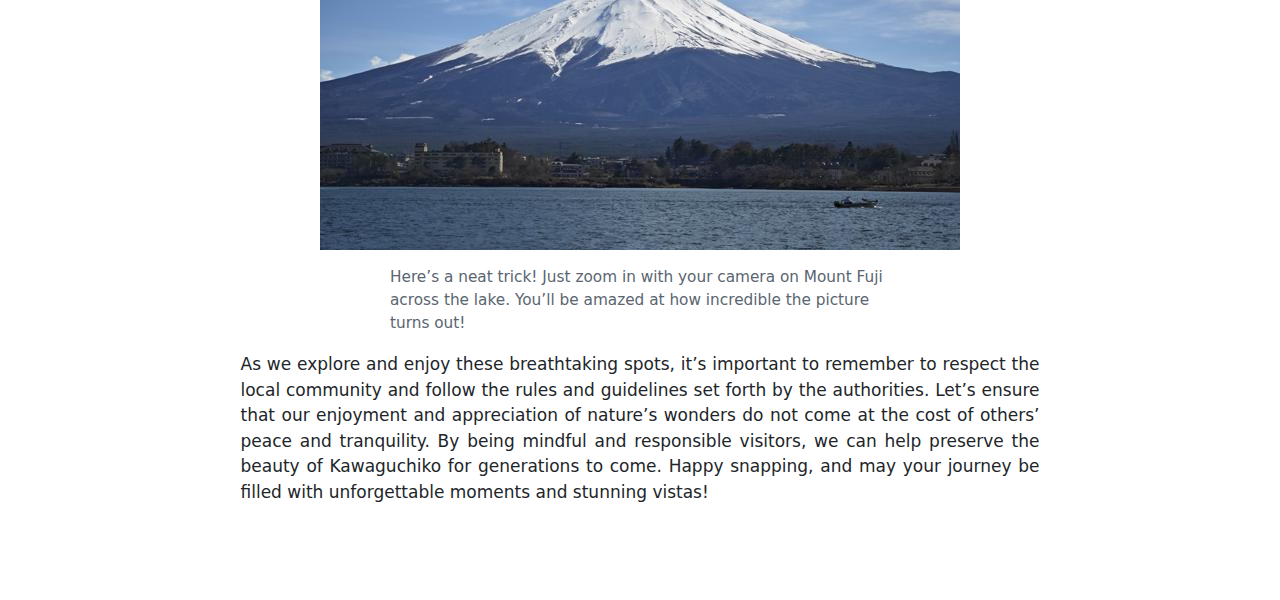
<file: posts/20240329_kawaguchigo_jp/index.html>
<!DOCTYPE html>
<html xmlns="http://www.w3.org/1999/xhtml" lang="en" xml:lang="en"><head>

<meta charset="utf-8">
<meta name="generator" content="quarto-1.3.353">

<meta name="viewport" content="width=device-width, initial-scale=1.0, user-scalable=yes">

<meta name="author" content="Bruggle">
<meta name="dcterms.date" content="2024-05-23">
<meta name="keywords" content="fujikawaguchiko, lawson kawaguchiko station, kawaguchiko lawson, japan, tourist attractiveness, attractions, tourist places, lake kawaguchi, mt fuji, mount fuji, lawson mt fuji, lawson mount fuji, fuji kawaguchiko, lawson japan, japan mount fuji">
<meta name="description" content="Find alternative picture spots in Kawaguchiko for a different view of Mount Fuji, where there aren’t many people.">





<meta name="twitter:image:src" content="https:///images/site/favicon/favicon-96x96.png&quot;">





<meta property="og:type" content="website">



<meta property="og:image" content="https:///images/site/favicon/favicon-96x96.png">



<meta property="og:url" content="https:///">


<meta name="robots" content="max-snippet:-1, max-image-preview:large, max-video-preview:-1">
<meta name="robots" content="index,follow">

<link rel="apple-touch-icon" sizes="57x57" href="../../images/site/favicon/favicon-57x57.png">
<link rel="apple-touch-icon" sizes="114x114" href="../../images/site/favicon/favicon-114x114.png">
<link rel="apple-touch-icon" sizes="72x72" href="../../images/site/favicon/favicon-72x72.png">
<link rel="apple-touch-icon" sizes="144x144" href="../../images/site/favicon/favicon-144x144.png">
<link rel="apple-touch-icon" sizes="60x60" href="../../images/site/favicon/favicon-60x60.png">
<link rel="apple-touch-icon" sizes="120x120" href="../../images/site/favicon/favicon-120x120.png">
<link rel="apple-touch-icon" sizes="76x76" href="../../images/site/favicon/favicon-76x76.png">
<link rel="apple-touch-icon" sizes="152x152" href="../../images/site/favicon/favicon-152x152.png">
<link rel="icon" type="image/png" href="../../images/site/favicon/favicon-96x96.png" sizes="96x96">
<link rel="icon" type="image/png" href="../../images/site/favicon/favicon-32x32.png" sizes="32x32">
<link rel="icon" type="image/png" href="../../images/site/favicon/favicon-16x16.png" sizes="16x16">
<meta name="msapplication-TileColor" content="#EDF0F5">
<meta name="msapplication-TileImage" content="/images/site/favicon/favicon-70x70.png">
<meta name="msapplication-TileImage" content="/images/site/favicon/favicon-144x144.png">
<meta name="msapplication-TileImage" content="/images/site/favicon/favicon-150x150.png">
<meta name="msapplication-TileImage" content="/images/site/favicon/favicon-310x310.png">

<title>BRUGGLE - Kawaguchiko’s Photo Spots</title>
<style>
code{white-space: pre-wrap;}
span.smallcaps{font-variant: small-caps;}
div.columns{display: flex; gap: min(4vw, 1.5em);}
div.column{flex: auto; overflow-x: auto;}
div.hanging-indent{margin-left: 1.5em; text-indent: -1.5em;}
ul.task-list{list-style: none;}
ul.task-list li input[type="checkbox"] {
  width: 0.8em;
  margin: 0 0.8em 0.2em -1em; /* quarto-specific, see https://github.com/quarto-dev/quarto-cli/issues/4556 */ 
  vertical-align: middle;
}
</style>


<script src="../../site_libs/quarto-nav/quarto-nav.js"></script>
<script src="../../site_libs/quarto-nav/headroom.min.js"></script>
<script src="../../site_libs/clipboard/clipboard.min.js"></script>
<script src="../../site_libs/quarto-search/autocomplete.umd.js"></script>
<script src="../../site_libs/quarto-search/fuse.min.js"></script>
<script src="../../site_libs/quarto-search/quarto-search.js"></script>
<meta name="quarto:offset" content="../../">
<link href="../../images/site/favicon/favicon.png" rel="icon" type="image/png">
<script src="../../site_libs/quarto-html/quarto.js"></script>
<script src="../../site_libs/quarto-html/popper.min.js"></script>
<script src="../../site_libs/quarto-html/tippy.umd.min.js"></script>
<script src="../../site_libs/quarto-html/anchor.min.js"></script>
<link href="../../site_libs/quarto-html/tippy.css" rel="stylesheet">
<link href="../../site_libs/quarto-html/quarto-syntax-highlighting.css" rel="stylesheet" id="quarto-text-highlighting-styles">
<script src="../../site_libs/bootstrap/bootstrap.min.js"></script>
<link href="../../site_libs/bootstrap/bootstrap-icons.css" rel="stylesheet">
<link href="../../site_libs/bootstrap/bootstrap.min.css" rel="stylesheet" id="quarto-bootstrap" data-mode="light">
<link href="../../site_libs/quarto-contrib/social-share-0.1.0/social-share.css" rel="stylesheet">
<link href="../../site_libs/quarto-contrib/social-share-0.1.0/all.css" rel="stylesheet">
<script id="quarto-search-options" type="application/json">{
  "location": "navbar",
  "copy-button": false,
  "collapse-after": 3,
  "panel-placement": "end",
  "type": "overlay",
  "limit": 20,
  "language": {
    "search-no-results-text": "No results",
    "search-matching-documents-text": "matching documents",
    "search-copy-link-title": "Copy link to search",
    "search-hide-matches-text": "Hide additional matches",
    "search-more-match-text": "more match in this document",
    "search-more-matches-text": "more matches in this document",
    "search-clear-button-title": "Clear",
    "search-detached-cancel-button-title": "Cancel",
    "search-submit-button-title": "Submit"
  }
}</script>
<script async="" src="https://www.googletagmanager.com/gtag/js?id=G-D5RWZ9VFH7"></script>

<script type="text/javascript">

window.dataLayer = window.dataLayer || [];
function gtag(){dataLayer.push(arguments);}
gtag('js', new Date());
gtag('config', 'G-D5RWZ9VFH7', { 'anonymize_ip': true});
</script>
<script>
// Custom Script 

// Helper function to determine if the device is mobile
function isMobileDevice() {
  return ('ontouchstart' in window || navigator.maxTouchPoints) && /Mobi|Android/i.test(navigator.userAgent);
}

// Function to initialize the panoramic view
function initPanoramicView() {
  const images = document.querySelectorAll('img');
  images.forEach((image) => {
    if (image.clientWidth > 700) {
      createPanoramicContainer(image);
    }
  });
}

// Function to create the panoramic container
function createPanoramicContainer(image) {
  const isMobile = isMobileDevice();
  const containerWidth = isMobile ? 426 : 640;
  const containerHeight = '100%';
  const offsetX = (image.clientWidth - containerWidth) / 2;

  // Create a container for the panoramic view
  const container = document.createElement('div');
  container.style.width = `${containerWidth}px`;
  container.style.height = containerHeight;
  container.style.overflow = 'hidden';
  container.style.position = 'relative';
  container.style.touchAction = 'none'; // Disable default touch actions

  // Clone the image and adjust its position
  const panoramicImage = image.cloneNode();
  panoramicImage.style.position = 'absolute';
  panoramicImage.style.left = `-${offsetX}px`;
  panoramicImage.style.top = '0';
  panoramicImage.style.width = `${image.clientWidth}px`;
  panoramicImage.style.height = `${image.clientHeight}px`;

  // Add the image to the container
  container.appendChild(panoramicImage);

  // Replace the original image with the container
  image.parentNode.replaceChild(container, image);

  // Event listeners for dragging
  let isDragging = false;
  let startX = 0;

  const startDrag = (pageX) => {
    isDragging = true;
    startX = pageX - panoramicImage.offsetLeft;
    container.style.cursor = 'grabbing';
  };

  const doDrag = (pageX) => {
    if (isDragging) {
      const newPosition = pageX - startX;
      panoramicImage.style.left = `${newPosition}px`;
    }
  };

  const endDrag = () => {
    isDragging = false;
    container.style.cursor = 'grab';
  };

  // Desktop events
  container.addEventListener('mousedown', (e) => startDrag(e.pageX));
  window.addEventListener('mousemove', (e) => doDrag(e.pageX));
  window.addEventListener('mouseup', endDrag);

  // Mobile events
  container.addEventListener('touchstart', (e) => startDrag(e.touches[0].pageX));
  container.addEventListener('touchmove', (e) => doDrag(e.touches[0].pageX));
  container.addEventListener('touchend', endDrag);

  // Gyroscope events for mobile devices
  if (isMobile) {
    window.addEventListener('deviceorientation', (e) => {
      const gamma = e.gamma; // Left to right tilt in degrees
      if (Math.abs(gamma) > 5) {
        const tiltOffset = gamma * 5; // Adjust sensitivity as needed
        const currentLeft = parseInt(panoramicImage.style.left, 10);
        panoramicImage.style.left = `${Math.max(Math.min(currentLeft + tiltOffset, 0), containerWidth - image.clientWidth)}px`;
      }
    });
  }
}

// Initialize the panoramic view when the document is loaded
document.addEventListener('DOMContentLoaded', initPanoramicView);


</script>


<link rel="stylesheet" href="../../css/styles.css">
</head>

<body class="nav-fixed fullcontent">

<div id="quarto-search-results"></div>
  <header id="quarto-header" class="headroom fixed-top">
    <nav class="navbar navbar-expand-lg navbar-dark ">
      <div class="navbar-container container-fluid">
      <div class="navbar-brand-container">
    <a class="navbar-brand" href="../../index.html">
    <span class="navbar-title">BRUGGLE</span>
    </a>
  </div>
            <div id="quarto-search" class="" title="Search"></div>
          <button class="navbar-toggler" type="button" data-bs-toggle="collapse" data-bs-target="#navbarCollapse" aria-controls="navbarCollapse" aria-expanded="false" aria-label="Toggle navigation" onclick="if (window.quartoToggleHeadroom) { window.quartoToggleHeadroom(); }">
  <span class="navbar-toggler-icon"></span>
</button>
          <div class="collapse navbar-collapse" id="navbarCollapse">
            <ul class="navbar-nav navbar-nav-scroll ms-auto">
  <li class="nav-item">
    <a class="nav-link" href="https://www.youtube.com/channel/UCtKqWQ4l-cpc3dh3861WXfg" rel="" target=""><i class="bi bi-youtube" role="img">
</i> 
 <span class="menu-text"><span class="citation" data-cites="bruggle.official">@bruggle.official</span></span></a>
  </li>  
  <li class="nav-item">
    <a class="nav-link" href="https://www.facebook.com/mrbruggle" rel="" target=""><i class="bi bi-facebook" role="img">
</i> 
 <span class="menu-text">Be Bruggle</span></a>
  </li>  
  <li class="nav-item">
    <a class="nav-link" href="https://www.tiktok.com/@bruggle.official" rel="" target=""><i class="bi bi-tiktok" role="img">
</i> 
 <span class="menu-text"><span class="citation" data-cites="bruggle.official">@bruggle.official</span></span></a>
  </li>  
  <li class="nav-item">
    <a class="nav-link" href="https://www.instagram.com/bruggle.official" rel="" target=""><i class="bi bi-instagram" role="img">
</i> 
 <span class="menu-text">bruggle.official</span></a>
  </li>  
  <li class="nav-item">
    <a class="nav-link" href="../../../th/index.html" rel="" target=""><i class="bi bi-globe" role="img">
</i> 
 <span class="menu-text">ไทย</span></a>
  </li>  
</ul>
            <div class="quarto-navbar-tools">
</div>
          </div> <!-- /navcollapse -->
      </div> <!-- /container-fluid -->
    </nav>
</header>
<!-- content -->
<header id="title-block-header" class="quarto-title-block default page-columns page-full">
  <div class="quarto-title-banner page-columns page-full">
    <div class="quarto-title column-body">
      <h1 class="title">Kawaguchiko’s Photo Spots</h1>
            <p class="subtitle lead">Find alternative picture spots in Kawaguchiko for a different view of Mount Fuji, where there aren’t many people.</p>
                                <div class="quarto-categories">
                <div class="quarto-category">Japan</div>
                <div class="quarto-category">Attractions</div>
              </div>
                  </div>
  </div>
    
  
  <div class="quarto-title-meta">

      <div>
      <div class="quarto-title-meta-heading">Author</div>
      <div class="quarto-title-meta-contents">
               <p>Bruggle </p>
            </div>
    </div>
      
      <div>
      <div class="quarto-title-meta-heading">Published</div>
      <div class="quarto-title-meta-contents">
        <p class="date">May 23, 2024</p>
      </div>
    </div>
    
      <div>
      <div class="quarto-title-meta-heading">Modified</div>
      <div class="quarto-title-meta-contents">
        <p class="date-modified">May 27, 2024</p>
      </div>
    </div>
      
    </div>
    
  
  </header><div id="quarto-content" class="quarto-container page-columns page-rows-contents page-layout-article page-navbar">
<!-- sidebar -->
<!-- margin-sidebar -->
    
<!-- main -->
<main class="content quarto-banner-title-block" id="quarto-document-content">
<div class="page-columns page-rows-contents page-layout-article"><div class="social-share"><a href="https://twitter.com/share?url=https://www.bruggle.com/posts/20240329_kawaguchigo_jp/&amp;text=Find alternative picture spots in Kawaguchiko for a different view of Mount Fuji, where there aren’t many people." target="_blank" class="twitter"><i class="fab fa-twitter fa-fw fa-lg"></i></a><a href="https://www.linkedin.com/shareArticle?url=https://www.bruggle.com/posts/20240329_kawaguchigo_jp/&amp;title=Find alternative picture spots in Kawaguchiko for a different view of Mount Fuji, where there aren’t many people." target="_blank" class="linkedin"><i class="fa-brands fa-linkedin-in fa-fw fa-lg"></i></a>  <a href="mailto:?subject=Find alternative picture spots in Kawaguchiko for a different view of Mount Fuji, where there aren’t many people.&amp;body=Check out this link:https://www.bruggle.com/posts/20240329_kawaguchigo_jp/" target="_blank" class="email"><i class="fa-solid fa-envelope fa-fw fa-lg"></i></a><a href="https://www.facebook.com/sharer.php?u=https://www.bruggle.com/posts/20240329_kawaguchigo_jp/" target="_blank" class="facebook"><i class="fab fa-facebook-f fa-fw fa-lg"></i></a><a href="https://reddit.com/submit?url=https://www.bruggle.com/posts/20240329_kawaguchigo_jp/&amp;title=Find alternative picture spots in Kawaguchiko for a different view of Mount Fuji, where there aren’t many people." target="_blank" class="reddit">   <i class="fa-brands fa-reddit-alien fa-fw fa-lg"></i></a><a href="https://www.stumbleupon.com/submit?url=https://www.bruggle.com/posts/20240329_kawaguchigo_jp/&amp;title=Find alternative picture spots in Kawaguchiko for a different view of Mount Fuji, where there aren’t many people." target="_blank" class="stumbleupon"><i class="fa-brands fa-stumbleupon fa-fw fa-lg"></i></a><a href="https://www.tumblr.com/share/link?url=https://www.bruggle.com/posts/20240329_kawaguchigo_jp/&amp;name=Find alternative picture spots in Kawaguchiko for a different view of Mount Fuji, where there aren’t many people." target="_blank" class="tumblr"><i class="fa-brands fa-tumblr fa-fw fa-lg"></i></a><a href="javascript:void(0);" onclick="var mastodon_instance=prompt('Mastodon Instance / Server Name?'); if(typeof mastodon_instance==='string' &amp;&amp; mastodon_instance.length){this.href='https://'+mastodon_instance+'/share?text=Find alternative picture spots in Kawaguchiko for a different view of Mount Fuji, where there aren’t many people. https://www.bruggle.com/posts/20240329_kawaguchigo_jp/'}else{return false;}" target="_blank" class="mastodon"><i class="fa-brands fa-mastodon fa-fw fa-lg"></i></a></div></div>




<div class="quarto-figure quarto-figure-center">
<figure class="figure">
<p><img src="IMG_20240329_162047.jpeg" class="img-fluid figure-img"></p>
<figcaption class="figure-caption">Crowded tourist hotspot causing disruption opposite Lawson store. Tourists impede traffic and create noise, frustrating locals.</figcaption>
</figure>
</div>
<p>Recently in Japan, the local government of Kawaguchiko made a decision that has stirred up quite a bit of conversation and debate. They decided to erect a barrier to obstruct the view of the iconic Mount Fuji at a popular photo spot located in front of a Lawson convenience store. This decision was not made lightly or without careful consideration. It was a response to the overwhelming influx of tourists who, in their enthusiasm to capture the perfect shot of the famous mountain, often ended up causing issues such as noise pollution, littering, and traffic violations. This spot, once a symbol of serene beauty and a source of pride for the local community, had become a hotbed of conflict between the residents who call Kawaguchiko home, and the tourists who visit to experience the natural wonders of the area. The barrier was seen as a necessary measure to restore order and preserve the tranquility of the neighborhood.</p>
<p>However, if you’re worried about missing out on the beauty of Kawaguchiko and the breathtaking views of Mount Fuji, fear not. There are numerous alternative spots scattered throughout the area that offer equally stunning vistas and opportunities to capture the majestic mountain in all its glory. These spots not only provide a chance to appreciate the natural beauty but also offer a glimpse into the local culture and way of life.</p>
<section id="kawaguchiko-station" class="level2">
<h2 class="anchored" data-anchor-id="kawaguchiko-station">Kawaguchiko Station</h2>
<p>The main train station at Kawaguchiko is more than just a transportation hub. Right in front of it, you’ll find a fantastic photo spot that combines the bustling energy of a busy station with the serene majesty of Mount Fuji in the distance. The contrast between the modern architecture and the timeless natural wonder creates a unique composition that captures the essence of Kawaguchiko. As you approach the station, the sight of the iconic mountain rising above the bustling activity is sure to take your breath away.</p>
<div class="quarto-figure quarto-figure-center">
<figure class="figure">
<p><img src="IMG_20240329_165236.jpeg" class="img-fluid figure-img"></p>
<figcaption class="figure-caption">Capturing Mount Fuji across the street from Kawaguchiko Station. Snap a quick photo during a red light for a classic view of the iconic mountain.</figcaption>
</figure>
</div>
<p>Even after you’ve passed through the ticket checking machine at Kawaguchiko station, there’s another spot that offers a different perspective for capturing Mount Fuji. This vantage point allows you to incorporate the station’s distinctive architecture into your frame, creating a dynamic and visually interesting composition that blends the man-made and natural elements seamlessly.</p>
<div class="quarto-figure quarto-figure-center">
<figure class="figure">
<p><img src="IMG_20240329_170613.jpeg" class="img-fluid figure-img"></p>
<figcaption class="figure-caption">Sneaking a peek of Mount Fuji at Kawaguchiko Station! Find a clear shot just past the ticket checkpoint - wait for your moment, and voila!</figcaption>
</figure>
</div>
<p>And let’s not forget the train platform itself. While waiting for your train, you can take advantage of the unobstructed view of Mount Fuji, making it a great spot for landscape photography enthusiasts. The platform provides a unique perspective, allowing you to capture the mountain in all its glory, framed by the rails and the station’s infrastructure.</p>
<div class="quarto-figure quarto-figure-center">
<figure class="figure">
<p><img src="IMG_20240329_171921.jpeg" class="img-fluid figure-img"></p>
<figcaption class="figure-caption">More than just a mountain view! Capture a unique perspective of Mount Fuji with your Fuji train in the frame, a perfect reminder of your incredible journey.</figcaption>
</figure>
</div>
</section>
<section id="lawson-north-west" class="level2">
<h2 class="anchored" data-anchor-id="lawson-north-west">Lawson North-West</h2>
<p>A little to the north-west from the main train station, not far from the serene shores of Lake Kawaguchi, there’s another Lawson convenience store that offers a beautiful view of Mount Fuji. This location is less crowded than the one that prompted the barrier installation, making it a more peaceful and tranquil spot for photography. The calm waters of the lake in the foreground, coupled with the towering presence of the mountain in the background, create a perfect picture-postcard scene that captures the essence of Kawaguchiko’s natural beauty.</p>
<div class="quarto-figure quarto-figure-center">
<figure class="figure">
<p><img src="IMG_20240329_153806.jpeg" class="img-fluid figure-img"></p>
<figcaption class="figure-caption">A serene scene featuring a Lawson convenience store nestled near Lake Kawaguchi, offering a picturesque view of Mount Fuji. The tranquil atmosphere makes it ideal for capturing the essence of Kawaguchiko’s natural beauty in photographs.</figcaption>
</figure>
</div>
</section>
<section id="street-707" class="level2">
<h2 class="anchored" data-anchor-id="street-707">Street 707</h2>
<p>If you’re in the mood for a more urban exploration, take a stroll down Street 707, a charming thoroughfare lined with local shops and restaurants. This street offers a unique blend of urban life and natural beauty, with Mount Fuji serving as a stunning backdrop to the vibrant local culture. The juxtaposition of the bustling street activity and the serene mountain creates a one-of-a-kind photo opportunity that captures the essence of Kawaguchiko’s unique character.</p>
<div class="quarto-figure quarto-figure-center">
<figure class="figure">
<p><img src="IMG_20240329_153031.jpeg" class="img-fluid figure-img"></p>
<figcaption class="figure-caption">As you wander down Street 707 in Kawaguchiko, keep your camera handy! Mount Fuji peeks out from every corner, making it easy to capture stunning photos of this majestic mountain.</figcaption>
</figure>
</div>
</section>
<section id="lake-kawaguchi-great-bridge" class="level2">
<h2 class="anchored" data-anchor-id="lake-kawaguchi-great-bridge">Lake Kawaguchi Great Bridge</h2>
<p>The Lake Kawaguchi Great Bridge is another excellent spot to capture the majesty of Mount Fuji. From the vantage point of the bridge, you’ll be treated to a panoramic view that encompasses the tranquil waters of the lake and the towering mountain in the distance. The contrast between the man-made structure of the bridge and the natural landscape creates a stunning visual that highlights the harmonious coexistence of human ingenuity and nature’s grandeur.</p>
<div class="quarto-figure quarto-figure-center">
<figure class="figure">
<p><img src="IMG_20240329_151419.jpeg" class="img-fluid figure-img"></p>
<figcaption class="figure-caption">Walking along Street 707, especially towards the Lake Kawaguchi Great Bridge, offers stunning views of Mount Fuji. This makes capturing amazing pictures a breeze.</figcaption>
</figure>
</div>
<p>If you want to capture the intricate details of Mount Fuji, you can zoom in and focus on the mountain itself. The snow-capped peak, the rugged texture of its slopes, and the forested base all come into sharp focus, revealing the true awe-inspiring beauty of this natural wonder.</p>
<div class="quarto-figure quarto-figure-center">
<figure class="figure">
<p><img src="IMG_20240329_151306.jpeg" class="img-fluid figure-img"></p>
<figcaption class="figure-caption">Believe it or not, even your phone can capture stunning photos of Mount Fuji from this spot! With a little zoom action, you’ll be snapping postcard-worthy pics in no time. Totally worth the visit, right?</figcaption>
</figure>
</div>
<p>For a different perspective, you can also walk down the bridge and take a picture near the lake’s edge. From this vantage point, you’ll be able to capture the bridge itself, with Mount Fuji serving as a majestic backdrop. The reflection of the bridge and the mountain on the lake’s surface adds a magical touch to the scene, creating a truly unforgettable image.</p>
<div class="quarto-figure quarto-figure-center">
<figure class="figure">
<p><img src="IMG_20240329_150254.jpeg" class="img-fluid figure-img"></p>
<figcaption class="figure-caption">Imagine capturing Mount Fuji and the Lake Kawaguchi Bridge in one perfect shot! Wouldn’t that be amazing? Here it is!</figcaption>
</figure>
</div>
</section>
<section id="lake-kawaguchi" class="level2">
<h2 class="anchored" data-anchor-id="lake-kawaguchi">Lake Kawaguchi</h2>
<p>My personal favorite spot, however, is just at the shores of Lake Kawaguchi, on the other side from Kawaguchiko city. Here, you’ll be treated to a stunning view of Mount Fuji that is sure to take your breath away. The calm waters of the lake, the lush greenery surrounding it, and the majestic mountain rising in the backdrop create a picture-perfect scene that epitomizes the natural beauty of the region. This spot offers a serene and tranquil atmosphere, allowing you to fully immerse yourself in the majesty of your surroundings.</p>
<div class="quarto-figure quarto-figure-center">
<figure class="figure">
<p><img src="IMG_20240329_143644.jpeg" class="img-fluid figure-img"></p>
<figcaption class="figure-caption">This spot on Lake Kawaguchi has to be the absolute best place for photos! You can take incredibly stunning pictures here.</figcaption>
</figure>
</div>
<p>And when you zoom in on Mount Fuji from this vantage point, you’ll be able to appreciate the intricate details that make this mountain so captivating. The rugged texture of its slopes, the snow-capped peak glistening in the sunlight, and the wispy clouds hovering around it create a mesmerizing sight that is sure to leave a lasting impression on any photographer or nature lover.</p>
<div class="quarto-figure quarto-figure-center">
<figure class="figure">
<p><img src="IMG_20240329_143516.jpeg" class="img-fluid figure-img"></p>
<figcaption class="figure-caption">Here’s a neat trick! Just zoom in with your camera on Mount Fuji across the lake. You’ll be amazed at how incredible the picture turns out!</figcaption>
</figure>
</div>
<p>As we explore and enjoy these breathtaking spots, it’s important to remember to respect the local community and follow the rules and guidelines set forth by the authorities. Let’s ensure that our enjoyment and appreciation of nature’s wonders do not come at the cost of others’ peace and tranquility. By being mindful and responsible visitors, we can help preserve the beauty of Kawaguchiko for generations to come. Happy snapping, and may your journey be filled with unforgettable moments and stunning vistas!</p>


</section>

</main> <!-- /main -->
<script id="quarto-html-after-body" type="application/javascript">
window.document.addEventListener("DOMContentLoaded", function (event) {
  const toggleBodyColorMode = (bsSheetEl) => {
    const mode = bsSheetEl.getAttribute("data-mode");
    const bodyEl = window.document.querySelector("body");
    if (mode === "dark") {
      bodyEl.classList.add("quarto-dark");
      bodyEl.classList.remove("quarto-light");
    } else {
      bodyEl.classList.add("quarto-light");
      bodyEl.classList.remove("quarto-dark");
    }
  }
  const toggleBodyColorPrimary = () => {
    const bsSheetEl = window.document.querySelector("link#quarto-bootstrap");
    if (bsSheetEl) {
      toggleBodyColorMode(bsSheetEl);
    }
  }
  toggleBodyColorPrimary();  
  const icon = "";
  const anchorJS = new window.AnchorJS();
  anchorJS.options = {
    placement: 'right',
    icon: icon
  };
  anchorJS.add('.anchored');
  const isCodeAnnotation = (el) => {
    for (const clz of el.classList) {
      if (clz.startsWith('code-annotation-')) {                     
        return true;
      }
    }
    return false;
  }
  const clipboard = new window.ClipboardJS('.code-copy-button', {
    text: function(trigger) {
      const codeEl = trigger.previousElementSibling.cloneNode(true);
      for (const childEl of codeEl.children) {
        if (isCodeAnnotation(childEl)) {
          childEl.remove();
        }
      }
      return codeEl.innerText;
    }
  });
  clipboard.on('success', function(e) {
    // button target
    const button = e.trigger;
    // don't keep focus
    button.blur();
    // flash "checked"
    button.classList.add('code-copy-button-checked');
    var currentTitle = button.getAttribute("title");
    button.setAttribute("title", "Copied!");
    let tooltip;
    if (window.bootstrap) {
      button.setAttribute("data-bs-toggle", "tooltip");
      button.setAttribute("data-bs-placement", "left");
      button.setAttribute("data-bs-title", "Copied!");
      tooltip = new bootstrap.Tooltip(button, 
        { trigger: "manual", 
          customClass: "code-copy-button-tooltip",
          offset: [0, -8]});
      tooltip.show();    
    }
    setTimeout(function() {
      if (tooltip) {
        tooltip.hide();
        button.removeAttribute("data-bs-title");
        button.removeAttribute("data-bs-toggle");
        button.removeAttribute("data-bs-placement");
      }
      button.setAttribute("title", currentTitle);
      button.classList.remove('code-copy-button-checked');
    }, 1000);
    // clear code selection
    e.clearSelection();
  });
  function tippyHover(el, contentFn) {
    const config = {
      allowHTML: true,
      content: contentFn,
      maxWidth: 500,
      delay: 100,
      arrow: false,
      appendTo: function(el) {
          return el.parentElement;
      },
      interactive: true,
      interactiveBorder: 10,
      theme: 'quarto',
      placement: 'bottom-start'
    };
    window.tippy(el, config); 
  }
  const noterefs = window.document.querySelectorAll('a[role="doc-noteref"]');
  for (var i=0; i<noterefs.length; i++) {
    const ref = noterefs[i];
    tippyHover(ref, function() {
      // use id or data attribute instead here
      let href = ref.getAttribute('data-footnote-href') || ref.getAttribute('href');
      try { href = new URL(href).hash; } catch {}
      const id = href.replace(/^#\/?/, "");
      const note = window.document.getElementById(id);
      return note.innerHTML;
    });
  }
      let selectedAnnoteEl;
      const selectorForAnnotation = ( cell, annotation) => {
        let cellAttr = 'data-code-cell="' + cell + '"';
        let lineAttr = 'data-code-annotation="' +  annotation + '"';
        const selector = 'span[' + cellAttr + '][' + lineAttr + ']';
        return selector;
      }
      const selectCodeLines = (annoteEl) => {
        const doc = window.document;
        const targetCell = annoteEl.getAttribute("data-target-cell");
        const targetAnnotation = annoteEl.getAttribute("data-target-annotation");
        const annoteSpan = window.document.querySelector(selectorForAnnotation(targetCell, targetAnnotation));
        const lines = annoteSpan.getAttribute("data-code-lines").split(",");
        const lineIds = lines.map((line) => {
          return targetCell + "-" + line;
        })
        let top = null;
        let height = null;
        let parent = null;
        if (lineIds.length > 0) {
            //compute the position of the single el (top and bottom and make a div)
            const el = window.document.getElementById(lineIds[0]);
            top = el.offsetTop;
            height = el.offsetHeight;
            parent = el.parentElement.parentElement;
          if (lineIds.length > 1) {
            const lastEl = window.document.getElementById(lineIds[lineIds.length - 1]);
            const bottom = lastEl.offsetTop + lastEl.offsetHeight;
            height = bottom - top;
          }
          if (top !== null && height !== null && parent !== null) {
            // cook up a div (if necessary) and position it 
            let div = window.document.getElementById("code-annotation-line-highlight");
            if (div === null) {
              div = window.document.createElement("div");
              div.setAttribute("id", "code-annotation-line-highlight");
              div.style.position = 'absolute';
              parent.appendChild(div);
            }
            div.style.top = top - 2 + "px";
            div.style.height = height + 4 + "px";
            let gutterDiv = window.document.getElementById("code-annotation-line-highlight-gutter");
            if (gutterDiv === null) {
              gutterDiv = window.document.createElement("div");
              gutterDiv.setAttribute("id", "code-annotation-line-highlight-gutter");
              gutterDiv.style.position = 'absolute';
              const codeCell = window.document.getElementById(targetCell);
              const gutter = codeCell.querySelector('.code-annotation-gutter');
              gutter.appendChild(gutterDiv);
            }
            gutterDiv.style.top = top - 2 + "px";
            gutterDiv.style.height = height + 4 + "px";
          }
          selectedAnnoteEl = annoteEl;
        }
      };
      const unselectCodeLines = () => {
        const elementsIds = ["code-annotation-line-highlight", "code-annotation-line-highlight-gutter"];
        elementsIds.forEach((elId) => {
          const div = window.document.getElementById(elId);
          if (div) {
            div.remove();
          }
        });
        selectedAnnoteEl = undefined;
      };
      // Attach click handler to the DT
      const annoteDls = window.document.querySelectorAll('dt[data-target-cell]');
      for (const annoteDlNode of annoteDls) {
        annoteDlNode.addEventListener('click', (event) => {
          const clickedEl = event.target;
          if (clickedEl !== selectedAnnoteEl) {
            unselectCodeLines();
            const activeEl = window.document.querySelector('dt[data-target-cell].code-annotation-active');
            if (activeEl) {
              activeEl.classList.remove('code-annotation-active');
            }
            selectCodeLines(clickedEl);
            clickedEl.classList.add('code-annotation-active');
          } else {
            // Unselect the line
            unselectCodeLines();
            clickedEl.classList.remove('code-annotation-active');
          }
        });
      }
  const findCites = (el) => {
    const parentEl = el.parentElement;
    if (parentEl) {
      const cites = parentEl.dataset.cites;
      if (cites) {
        return {
          el,
          cites: cites.split(' ')
        };
      } else {
        return findCites(el.parentElement)
      }
    } else {
      return undefined;
    }
  };
  var bibliorefs = window.document.querySelectorAll('a[role="doc-biblioref"]');
  for (var i=0; i<bibliorefs.length; i++) {
    const ref = bibliorefs[i];
    const citeInfo = findCites(ref);
    if (citeInfo) {
      tippyHover(citeInfo.el, function() {
        var popup = window.document.createElement('div');
        citeInfo.cites.forEach(function(cite) {
          var citeDiv = window.document.createElement('div');
          citeDiv.classList.add('hanging-indent');
          citeDiv.classList.add('csl-entry');
          var biblioDiv = window.document.getElementById('ref-' + cite);
          if (biblioDiv) {
            citeDiv.innerHTML = biblioDiv.innerHTML;
          }
          popup.appendChild(citeDiv);
        });
        return popup.innerHTML;
      });
    }
  }
});
</script>
</div> <!-- /content -->



</body></html>
</file>
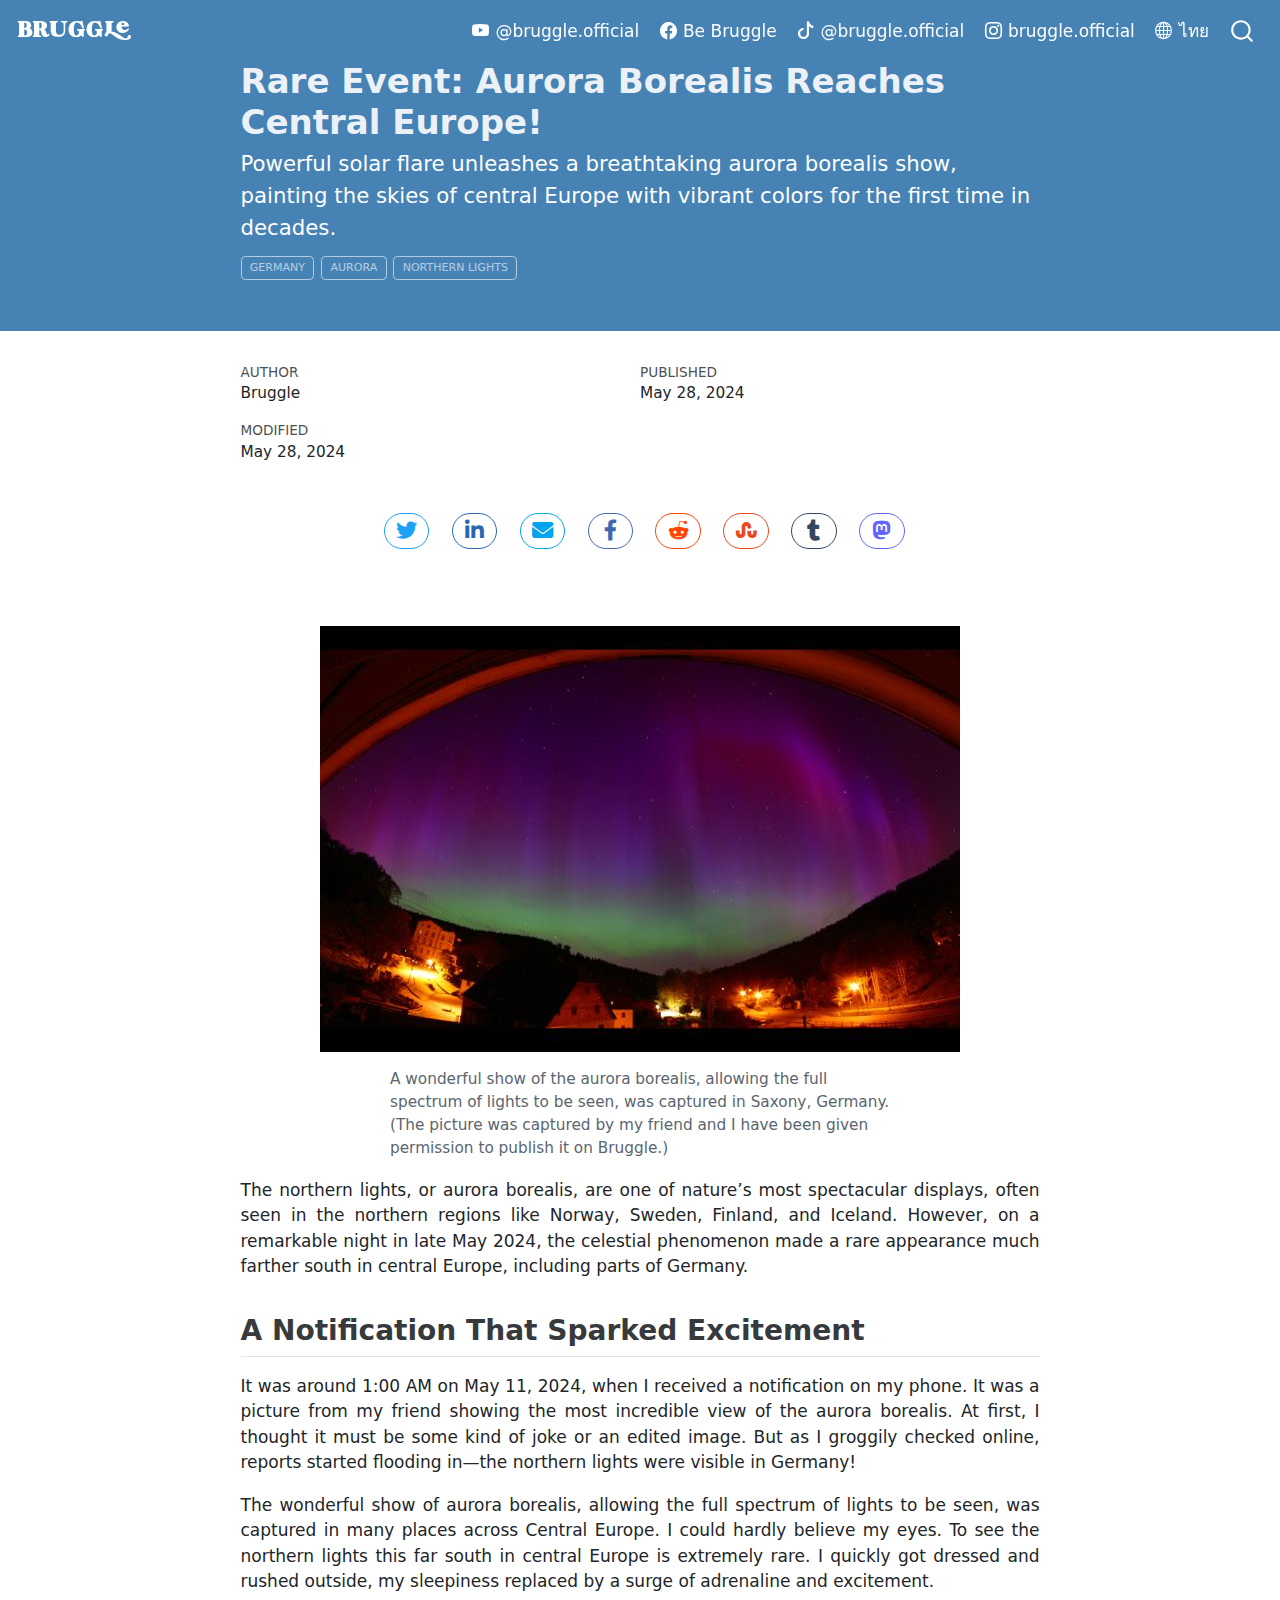
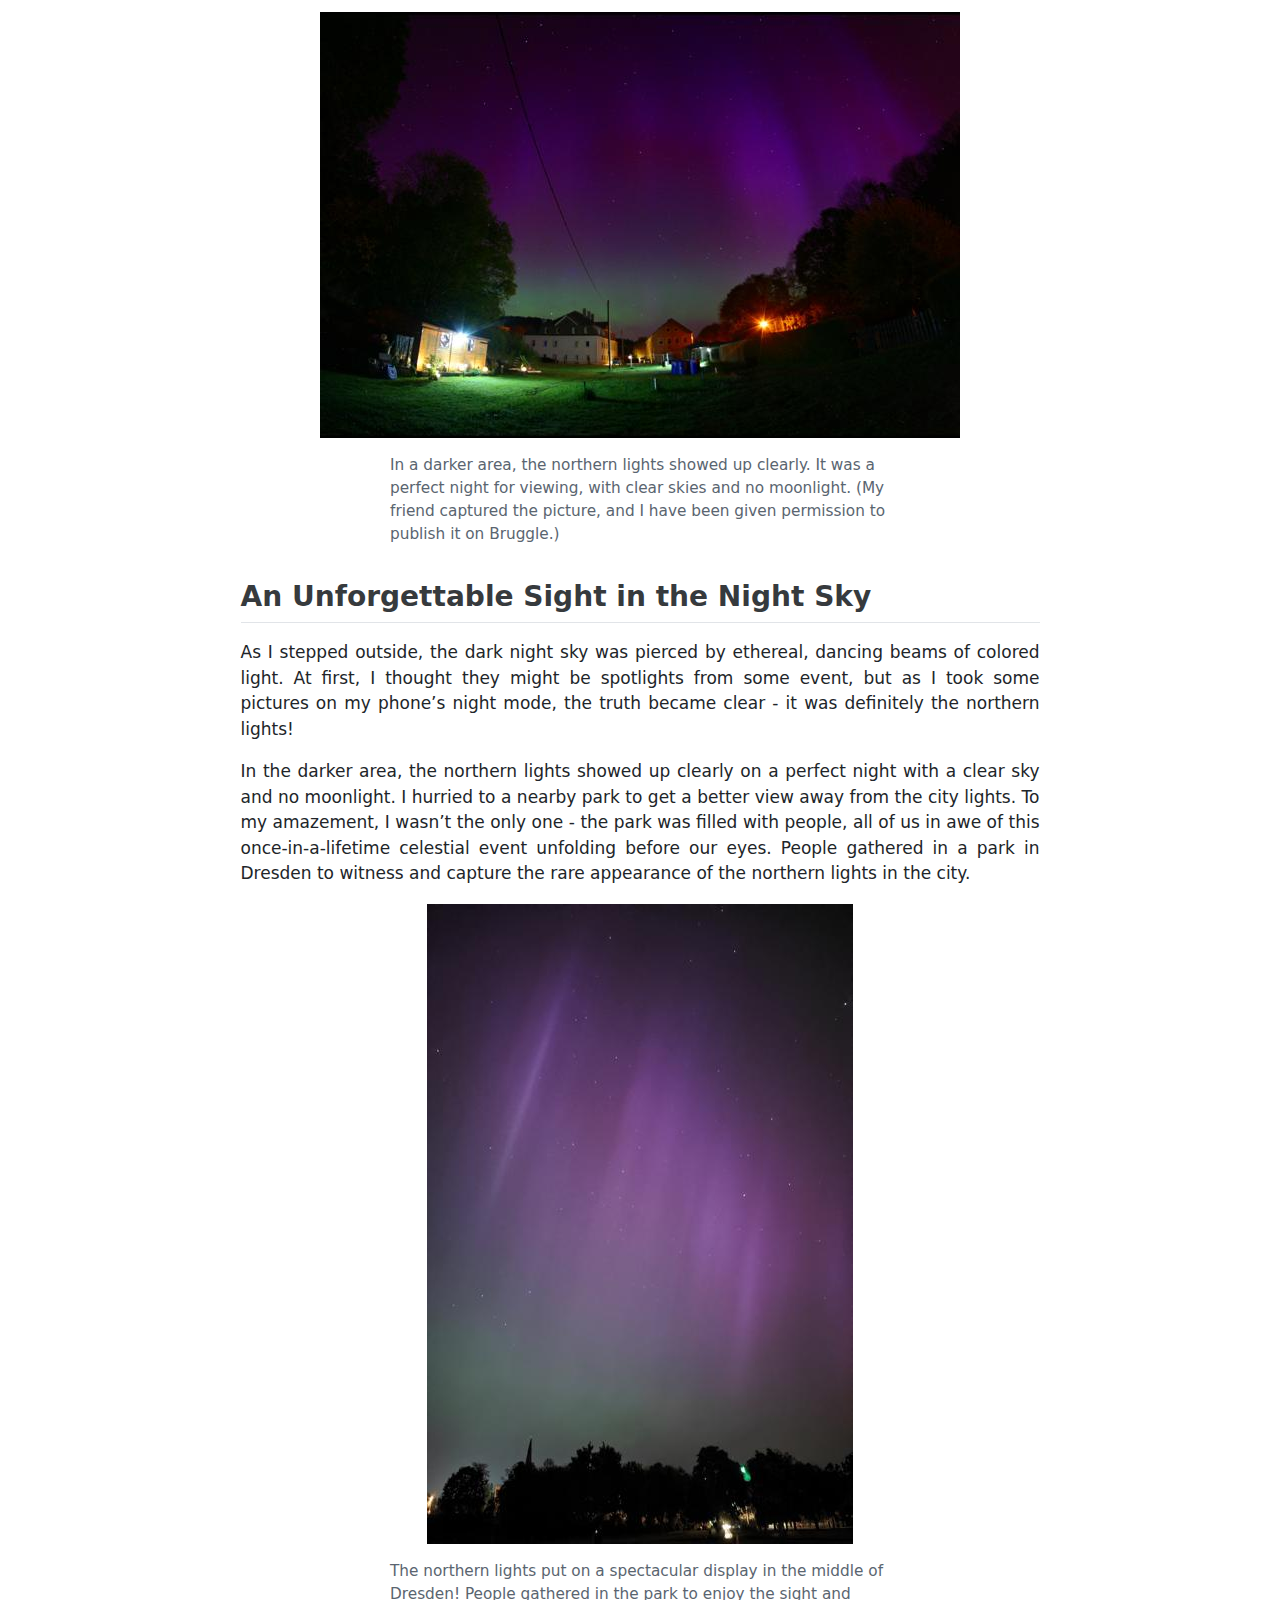
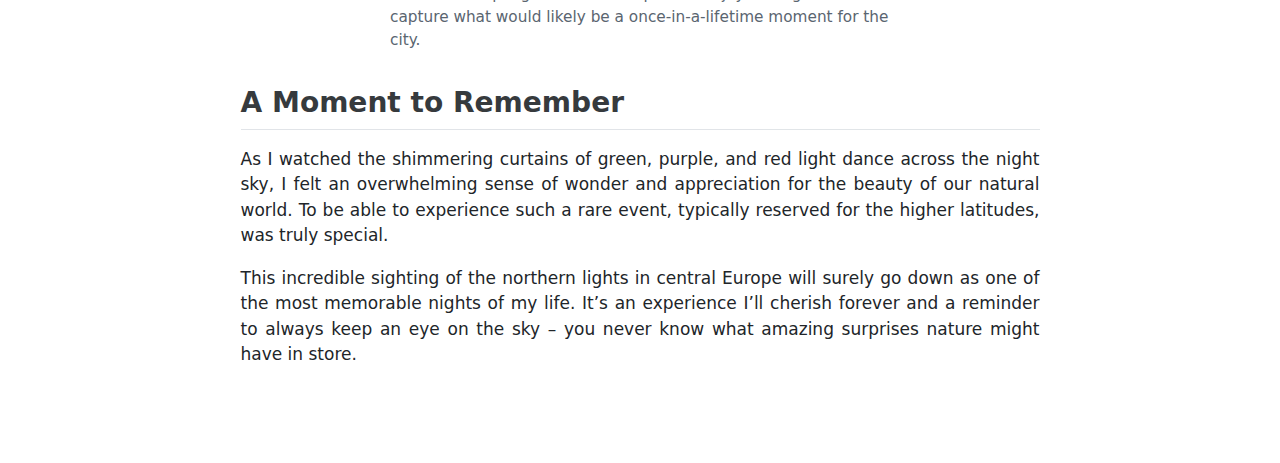
<file: posts/20240511_northenlights/index.html>
<!DOCTYPE html>
<html xmlns="http://www.w3.org/1999/xhtml" lang="en" xml:lang="en"><head>

<meta charset="utf-8">
<meta name="generator" content="quarto-1.3.353">

<meta name="viewport" content="width=device-width, initial-scale=1.0, user-scalable=yes">

<meta name="author" content="Bruggle">
<meta name="dcterms.date" content="2024-05-28">
<meta name="keywords" content="Aurora, northern lights, Germany, Europe, Aurora forecast, my aurora forecast">
<meta name="description" content="Powerful solar flare unleashes a breathtaking aurora borealis show, painting the skies of central Europe with vibrant colors for the first time in decades.">





<meta name="twitter:image:src" content="https:///images/site/favicon/favicon-96x96.png&quot;">





<meta property="og:type" content="website">



<meta property="og:image" content="https:///images/site/favicon/favicon-96x96.png">



<meta property="og:url" content="https:///">


<meta name="robots" content="max-snippet:-1, max-image-preview:large, max-video-preview:-1">
<meta name="robots" content="index,follow">

<link rel="apple-touch-icon" sizes="57x57" href="../../images/site/favicon/favicon-57x57.png">
<link rel="apple-touch-icon" sizes="114x114" href="../../images/site/favicon/favicon-114x114.png">
<link rel="apple-touch-icon" sizes="72x72" href="../../images/site/favicon/favicon-72x72.png">
<link rel="apple-touch-icon" sizes="144x144" href="../../images/site/favicon/favicon-144x144.png">
<link rel="apple-touch-icon" sizes="60x60" href="../../images/site/favicon/favicon-60x60.png">
<link rel="apple-touch-icon" sizes="120x120" href="../../images/site/favicon/favicon-120x120.png">
<link rel="apple-touch-icon" sizes="76x76" href="../../images/site/favicon/favicon-76x76.png">
<link rel="apple-touch-icon" sizes="152x152" href="../../images/site/favicon/favicon-152x152.png">
<link rel="icon" type="image/png" href="../../images/site/favicon/favicon-96x96.png" sizes="96x96">
<link rel="icon" type="image/png" href="../../images/site/favicon/favicon-32x32.png" sizes="32x32">
<link rel="icon" type="image/png" href="../../images/site/favicon/favicon-16x16.png" sizes="16x16">
<meta name="msapplication-TileColor" content="#EDF0F5">
<meta name="msapplication-TileImage" content="/images/site/favicon/favicon-70x70.png">
<meta name="msapplication-TileImage" content="/images/site/favicon/favicon-144x144.png">
<meta name="msapplication-TileImage" content="/images/site/favicon/favicon-150x150.png">
<meta name="msapplication-TileImage" content="/images/site/favicon/favicon-310x310.png">

<title>BRUGGLE - Rare Event: Aurora Borealis Reaches Central Europe!</title>
<style>
code{white-space: pre-wrap;}
span.smallcaps{font-variant: small-caps;}
div.columns{display: flex; gap: min(4vw, 1.5em);}
div.column{flex: auto; overflow-x: auto;}
div.hanging-indent{margin-left: 1.5em; text-indent: -1.5em;}
ul.task-list{list-style: none;}
ul.task-list li input[type="checkbox"] {
  width: 0.8em;
  margin: 0 0.8em 0.2em -1em; /* quarto-specific, see https://github.com/quarto-dev/quarto-cli/issues/4556 */ 
  vertical-align: middle;
}
</style>


<script src="../../site_libs/quarto-nav/quarto-nav.js"></script>
<script src="../../site_libs/quarto-nav/headroom.min.js"></script>
<script src="../../site_libs/clipboard/clipboard.min.js"></script>
<script src="../../site_libs/quarto-search/autocomplete.umd.js"></script>
<script src="../../site_libs/quarto-search/fuse.min.js"></script>
<script src="../../site_libs/quarto-search/quarto-search.js"></script>
<meta name="quarto:offset" content="../../">
<link href="../../images/site/favicon/favicon.png" rel="icon" type="image/png">
<script src="../../site_libs/quarto-html/quarto.js"></script>
<script src="../../site_libs/quarto-html/popper.min.js"></script>
<script src="../../site_libs/quarto-html/tippy.umd.min.js"></script>
<script src="../../site_libs/quarto-html/anchor.min.js"></script>
<link href="../../site_libs/quarto-html/tippy.css" rel="stylesheet">
<link href="../../site_libs/quarto-html/quarto-syntax-highlighting.css" rel="stylesheet" id="quarto-text-highlighting-styles">
<script src="../../site_libs/bootstrap/bootstrap.min.js"></script>
<link href="../../site_libs/bootstrap/bootstrap-icons.css" rel="stylesheet">
<link href="../../site_libs/bootstrap/bootstrap.min.css" rel="stylesheet" id="quarto-bootstrap" data-mode="light">
<link href="../../site_libs/quarto-contrib/social-share-0.1.0/social-share.css" rel="stylesheet">
<link href="../../site_libs/quarto-contrib/social-share-0.1.0/all.css" rel="stylesheet">
<script id="quarto-search-options" type="application/json">{
  "location": "navbar",
  "copy-button": false,
  "collapse-after": 3,
  "panel-placement": "end",
  "type": "overlay",
  "limit": 20,
  "language": {
    "search-no-results-text": "No results",
    "search-matching-documents-text": "matching documents",
    "search-copy-link-title": "Copy link to search",
    "search-hide-matches-text": "Hide additional matches",
    "search-more-match-text": "more match in this document",
    "search-more-matches-text": "more matches in this document",
    "search-clear-button-title": "Clear",
    "search-detached-cancel-button-title": "Cancel",
    "search-submit-button-title": "Submit"
  }
}</script>
<script async="" src="https://www.googletagmanager.com/gtag/js?id=G-D5RWZ9VFH7"></script>

<script type="text/javascript">

window.dataLayer = window.dataLayer || [];
function gtag(){dataLayer.push(arguments);}
gtag('js', new Date());
gtag('config', 'G-D5RWZ9VFH7', { 'anonymize_ip': true});
</script>
<script>
// Custom Script 

// Helper function to determine if the device is mobile
function isMobileDevice() {
  return ('ontouchstart' in window || navigator.maxTouchPoints) && /Mobi|Android/i.test(navigator.userAgent);
}

// Function to initialize the panoramic view
function initPanoramicView() {
  const images = document.querySelectorAll('img');
  images.forEach((image) => {
    if (image.clientWidth > 700) {
      createPanoramicContainer(image);
    }
  });
}

// Function to create the panoramic container
function createPanoramicContainer(image) {
  const isMobile = isMobileDevice();
  const containerWidth = isMobile ? 426 : 640;
  const containerHeight = '100%';
  const offsetX = (image.clientWidth - containerWidth) / 2;

  // Create a container for the panoramic view
  const container = document.createElement('div');
  container.style.width = `${containerWidth}px`;
  container.style.height = containerHeight;
  container.style.overflow = 'hidden';
  container.style.position = 'relative';
  container.style.touchAction = 'none'; // Disable default touch actions

  // Clone the image and adjust its position
  const panoramicImage = image.cloneNode();
  panoramicImage.style.position = 'absolute';
  panoramicImage.style.left = `-${offsetX}px`;
  panoramicImage.style.top = '0';
  panoramicImage.style.width = `${image.clientWidth}px`;
  panoramicImage.style.height = `${image.clientHeight}px`;

  // Add the image to the container
  container.appendChild(panoramicImage);

  // Replace the original image with the container
  image.parentNode.replaceChild(container, image);

  // Event listeners for dragging
  let isDragging = false;
  let startX = 0;

  const startDrag = (pageX) => {
    isDragging = true;
    startX = pageX - panoramicImage.offsetLeft;
    container.style.cursor = 'grabbing';
  };

  const doDrag = (pageX) => {
    if (isDragging) {
      const newPosition = pageX - startX;
      panoramicImage.style.left = `${newPosition}px`;
    }
  };

  const endDrag = () => {
    isDragging = false;
    container.style.cursor = 'grab';
  };

  // Desktop events
  container.addEventListener('mousedown', (e) => startDrag(e.pageX));
  window.addEventListener('mousemove', (e) => doDrag(e.pageX));
  window.addEventListener('mouseup', endDrag);

  // Mobile events
  container.addEventListener('touchstart', (e) => startDrag(e.touches[0].pageX));
  container.addEventListener('touchmove', (e) => doDrag(e.touches[0].pageX));
  container.addEventListener('touchend', endDrag);

  // Gyroscope events for mobile devices
  if (isMobile) {
    window.addEventListener('deviceorientation', (e) => {
      const gamma = e.gamma; // Left to right tilt in degrees
      if (Math.abs(gamma) > 5) {
        const tiltOffset = gamma * 5; // Adjust sensitivity as needed
        const currentLeft = parseInt(panoramicImage.style.left, 10);
        panoramicImage.style.left = `${Math.max(Math.min(currentLeft + tiltOffset, 0), containerWidth - image.clientWidth)}px`;
      }
    });
  }
}

// Initialize the panoramic view when the document is loaded
document.addEventListener('DOMContentLoaded', initPanoramicView);


</script>


<link rel="stylesheet" href="../../css/styles.css">
</head>

<body class="nav-fixed fullcontent">

<div id="quarto-search-results"></div>
  <header id="quarto-header" class="headroom fixed-top">
    <nav class="navbar navbar-expand-lg navbar-dark ">
      <div class="navbar-container container-fluid">
      <div class="navbar-brand-container">
    <a class="navbar-brand" href="../../index.html">
    <span class="navbar-title">BRUGGLE</span>
    </a>
  </div>
            <div id="quarto-search" class="" title="Search"></div>
          <button class="navbar-toggler" type="button" data-bs-toggle="collapse" data-bs-target="#navbarCollapse" aria-controls="navbarCollapse" aria-expanded="false" aria-label="Toggle navigation" onclick="if (window.quartoToggleHeadroom) { window.quartoToggleHeadroom(); }">
  <span class="navbar-toggler-icon"></span>
</button>
          <div class="collapse navbar-collapse" id="navbarCollapse">
            <ul class="navbar-nav navbar-nav-scroll ms-auto">
  <li class="nav-item">
    <a class="nav-link" href="https://www.youtube.com/channel/UCtKqWQ4l-cpc3dh3861WXfg" rel="" target=""><i class="bi bi-youtube" role="img">
</i> 
 <span class="menu-text"><span class="citation" data-cites="bruggle.official">@bruggle.official</span></span></a>
  </li>  
  <li class="nav-item">
    <a class="nav-link" href="https://www.facebook.com/mrbruggle" rel="" target=""><i class="bi bi-facebook" role="img">
</i> 
 <span class="menu-text">Be Bruggle</span></a>
  </li>  
  <li class="nav-item">
    <a class="nav-link" href="https://www.tiktok.com/@bruggle.official" rel="" target=""><i class="bi bi-tiktok" role="img">
</i> 
 <span class="menu-text"><span class="citation" data-cites="bruggle.official">@bruggle.official</span></span></a>
  </li>  
  <li class="nav-item">
    <a class="nav-link" href="https://www.instagram.com/bruggle.official" rel="" target=""><i class="bi bi-instagram" role="img">
</i> 
 <span class="menu-text">bruggle.official</span></a>
  </li>  
  <li class="nav-item">
    <a class="nav-link" href="../../../th/index.html" rel="" target=""><i class="bi bi-globe" role="img">
</i> 
 <span class="menu-text">ไทย</span></a>
  </li>  
</ul>
            <div class="quarto-navbar-tools">
</div>
          </div> <!-- /navcollapse -->
      </div> <!-- /container-fluid -->
    </nav>
</header>
<!-- content -->
<header id="title-block-header" class="quarto-title-block default page-columns page-full">
  <div class="quarto-title-banner page-columns page-full">
    <div class="quarto-title column-body">
      <h1 class="title">Rare Event: Aurora Borealis Reaches Central Europe!</h1>
            <p class="subtitle lead">Powerful solar flare unleashes a breathtaking aurora borealis show, painting the skies of central Europe with vibrant colors for the first time in decades.</p>
                                <div class="quarto-categories">
                <div class="quarto-category">Germany</div>
                <div class="quarto-category">Aurora</div>
                <div class="quarto-category">Northern lights</div>
              </div>
                  </div>
  </div>
    
  
  <div class="quarto-title-meta">

      <div>
      <div class="quarto-title-meta-heading">Author</div>
      <div class="quarto-title-meta-contents">
               <p>Bruggle </p>
            </div>
    </div>
      
      <div>
      <div class="quarto-title-meta-heading">Published</div>
      <div class="quarto-title-meta-contents">
        <p class="date">May 28, 2024</p>
      </div>
    </div>
    
      <div>
      <div class="quarto-title-meta-heading">Modified</div>
      <div class="quarto-title-meta-contents">
        <p class="date-modified">May 28, 2024</p>
      </div>
    </div>
      
    </div>
    
  
  </header><div id="quarto-content" class="quarto-container page-columns page-rows-contents page-layout-article page-navbar">
<!-- sidebar -->
<!-- margin-sidebar -->
    
<!-- main -->
<main class="content quarto-banner-title-block" id="quarto-document-content">
<div class="page-columns page-rows-contents page-layout-article"><div class="social-share"><a href="https://twitter.com/share?url=https://www.bruggle.com/posts/20240511_northenlights/&amp;text=Powerful solar flare unleashes a breathtaking aurora borealis show, painting the skies of central Europe with vibrant colors for the first time in decades." target="_blank" class="twitter"><i class="fab fa-twitter fa-fw fa-lg"></i></a><a href="https://www.linkedin.com/shareArticle?url=https://www.bruggle.com/posts/20240511_northenlights/&amp;title=Powerful solar flare unleashes a breathtaking aurora borealis show, painting the skies of central Europe with vibrant colors for the first time in decades." target="_blank" class="linkedin"><i class="fa-brands fa-linkedin-in fa-fw fa-lg"></i></a>  <a href="mailto:?subject=Powerful solar flare unleashes a breathtaking aurora borealis show, painting the skies of central Europe with vibrant colors for the first time in decades.&amp;body=Check out this link:https://www.bruggle.com/posts/20240511_northenlights/" target="_blank" class="email"><i class="fa-solid fa-envelope fa-fw fa-lg"></i></a><a href="https://www.facebook.com/sharer.php?u=https://www.bruggle.com/posts/20240511_northenlights/" target="_blank" class="facebook"><i class="fab fa-facebook-f fa-fw fa-lg"></i></a><a href="https://reddit.com/submit?url=https://www.bruggle.com/posts/20240511_northenlights/&amp;title=Powerful solar flare unleashes a breathtaking aurora borealis show, painting the skies of central Europe with vibrant colors for the first time in decades." target="_blank" class="reddit">   <i class="fa-brands fa-reddit-alien fa-fw fa-lg"></i></a><a href="https://www.stumbleupon.com/submit?url=https://www.bruggle.com/posts/20240511_northenlights/&amp;title=Powerful solar flare unleashes a breathtaking aurora borealis show, painting the skies of central Europe with vibrant colors for the first time in decades." target="_blank" class="stumbleupon"><i class="fa-brands fa-stumbleupon fa-fw fa-lg"></i></a><a href="https://www.tumblr.com/share/link?url=https://www.bruggle.com/posts/20240511_northenlights/&amp;name=Powerful solar flare unleashes a breathtaking aurora borealis show, painting the skies of central Europe with vibrant colors for the first time in decades." target="_blank" class="tumblr"><i class="fa-brands fa-tumblr fa-fw fa-lg"></i></a><a href="javascript:void(0);" onclick="var mastodon_instance=prompt('Mastodon Instance / Server Name?'); if(typeof mastodon_instance==='string' &amp;&amp; mastodon_instance.length){this.href='https://'+mastodon_instance+'/share?text=Powerful solar flare unleashes a breathtaking aurora borealis show, painting the skies of central Europe with vibrant colors for the first time in decades. https://www.bruggle.com/posts/20240511_northenlights/'}else{return false;}" target="_blank" class="mastodon"><i class="fa-brands fa-mastodon fa-fw fa-lg"></i></a></div></div>




<div class="quarto-figure quarto-figure-center">
<figure class="figure">
<p><img src="IMG_1494.JPG" class="img-fluid figure-img"></p>
<figcaption class="figure-caption">A wonderful show of the aurora borealis, allowing the full spectrum of lights to be seen, was captured in Saxony, Germany. (The picture was captured by my friend and I have been given permission to publish it on Bruggle.)</figcaption>
</figure>
</div>
<p>The northern lights, or aurora borealis, are one of nature’s most spectacular displays, often seen in the northern regions like Norway, Sweden, Finland, and Iceland. However, on a remarkable night in late May 2024, the celestial phenomenon made a rare appearance much farther south in central Europe, including parts of Germany.</p>
<section id="a-notification-that-sparked-excitement" class="level2">
<h2 class="anchored" data-anchor-id="a-notification-that-sparked-excitement">A Notification That Sparked Excitement</h2>
<p>It was around 1:00 AM on May 11, 2024, when I received a notification on my phone. It was a picture from my friend showing the most incredible view of the aurora borealis. At first, I thought it must be some kind of joke or an edited image. But as I groggily checked online, reports started flooding in—the northern lights were visible in Germany!</p>
<p>The wonderful show of aurora borealis, allowing the full spectrum of lights to be seen, was captured in many places across Central Europe. I could hardly believe my eyes. To see the northern lights this far south in central Europe is extremely rare. I quickly got dressed and rushed outside, my sleepiness replaced by a surge of adrenaline and excitement.</p>
<div class="quarto-figure quarto-figure-center">
<figure class="figure">
<p><img src="IMG_1496.JPG" class="img-fluid figure-img"></p>
<figcaption class="figure-caption">In a darker area, the northern lights showed up clearly. It was a perfect night for viewing, with clear skies and no moonlight. (My friend captured the picture, and I have been given permission to publish it on Bruggle.)</figcaption>
</figure>
</div>
</section>
<section id="an-unforgettable-sight-in-the-night-sky" class="level2">
<h2 class="anchored" data-anchor-id="an-unforgettable-sight-in-the-night-sky">An Unforgettable Sight in the Night Sky</h2>
<p>As I stepped outside, the dark night sky was pierced by ethereal, dancing beams of colored light. At first, I thought they might be spotlights from some event, but as I took some pictures on my phone’s night mode, the truth became clear - it was definitely the northern lights!</p>
<p>In the darker area, the northern lights showed up clearly on a perfect night with a clear sky and no moonlight. I hurried to a nearby park to get a better view away from the city lights. To my amazement, I wasn’t the only one - the park was filled with people, all of us in awe of this once-in-a-lifetime celestial event unfolding before our eyes. People gathered in a park in Dresden to witness and capture the rare appearance of the northern lights in the city.</p>
<div class="quarto-figure quarto-figure-center">
<figure class="figure">
<p><img src="IMG_20240511_005948.jpeg" class="img-fluid figure-img"></p>
<figcaption class="figure-caption">The northern lights put on a spectacular display in the middle of Dresden! People gathered in the park to enjoy the sight and capture what would likely be a once-in-a-lifetime moment for the city.</figcaption>
</figure>
</div>
</section>
<section id="a-moment-to-remember" class="level2">
<h2 class="anchored" data-anchor-id="a-moment-to-remember">A Moment to Remember</h2>
<p>As I watched the shimmering curtains of green, purple, and red light dance across the night sky, I felt an overwhelming sense of wonder and appreciation for the beauty of our natural world. To be able to experience such a rare event, typically reserved for the higher latitudes, was truly special.</p>
<p>This incredible sighting of the northern lights in central Europe will surely go down as one of the most memorable nights of my life. It’s an experience I’ll cherish forever and a reminder to always keep an eye on the sky – you never know what amazing surprises nature might have in store.</p>


</section>

</main> <!-- /main -->
<script id="quarto-html-after-body" type="application/javascript">
window.document.addEventListener("DOMContentLoaded", function (event) {
  const toggleBodyColorMode = (bsSheetEl) => {
    const mode = bsSheetEl.getAttribute("data-mode");
    const bodyEl = window.document.querySelector("body");
    if (mode === "dark") {
      bodyEl.classList.add("quarto-dark");
      bodyEl.classList.remove("quarto-light");
    } else {
      bodyEl.classList.add("quarto-light");
      bodyEl.classList.remove("quarto-dark");
    }
  }
  const toggleBodyColorPrimary = () => {
    const bsSheetEl = window.document.querySelector("link#quarto-bootstrap");
    if (bsSheetEl) {
      toggleBodyColorMode(bsSheetEl);
    }
  }
  toggleBodyColorPrimary();  
  const icon = "";
  const anchorJS = new window.AnchorJS();
  anchorJS.options = {
    placement: 'right',
    icon: icon
  };
  anchorJS.add('.anchored');
  const isCodeAnnotation = (el) => {
    for (const clz of el.classList) {
      if (clz.startsWith('code-annotation-')) {                     
        return true;
      }
    }
    return false;
  }
  const clipboard = new window.ClipboardJS('.code-copy-button', {
    text: function(trigger) {
      const codeEl = trigger.previousElementSibling.cloneNode(true);
      for (const childEl of codeEl.children) {
        if (isCodeAnnotation(childEl)) {
          childEl.remove();
        }
      }
      return codeEl.innerText;
    }
  });
  clipboard.on('success', function(e) {
    // button target
    const button = e.trigger;
    // don't keep focus
    button.blur();
    // flash "checked"
    button.classList.add('code-copy-button-checked');
    var currentTitle = button.getAttribute("title");
    button.setAttribute("title", "Copied!");
    let tooltip;
    if (window.bootstrap) {
      button.setAttribute("data-bs-toggle", "tooltip");
      button.setAttribute("data-bs-placement", "left");
      button.setAttribute("data-bs-title", "Copied!");
      tooltip = new bootstrap.Tooltip(button, 
        { trigger: "manual", 
          customClass: "code-copy-button-tooltip",
          offset: [0, -8]});
      tooltip.show();    
    }
    setTimeout(function() {
      if (tooltip) {
        tooltip.hide();
        button.removeAttribute("data-bs-title");
        button.removeAttribute("data-bs-toggle");
        button.removeAttribute("data-bs-placement");
      }
      button.setAttribute("title", currentTitle);
      button.classList.remove('code-copy-button-checked');
    }, 1000);
    // clear code selection
    e.clearSelection();
  });
  function tippyHover(el, contentFn) {
    const config = {
      allowHTML: true,
      content: contentFn,
      maxWidth: 500,
      delay: 100,
      arrow: false,
      appendTo: function(el) {
          return el.parentElement;
      },
      interactive: true,
      interactiveBorder: 10,
      theme: 'quarto',
      placement: 'bottom-start'
    };
    window.tippy(el, config); 
  }
  const noterefs = window.document.querySelectorAll('a[role="doc-noteref"]');
  for (var i=0; i<noterefs.length; i++) {
    const ref = noterefs[i];
    tippyHover(ref, function() {
      // use id or data attribute instead here
      let href = ref.getAttribute('data-footnote-href') || ref.getAttribute('href');
      try { href = new URL(href).hash; } catch {}
      const id = href.replace(/^#\/?/, "");
      const note = window.document.getElementById(id);
      return note.innerHTML;
    });
  }
      let selectedAnnoteEl;
      const selectorForAnnotation = ( cell, annotation) => {
        let cellAttr = 'data-code-cell="' + cell + '"';
        let lineAttr = 'data-code-annotation="' +  annotation + '"';
        const selector = 'span[' + cellAttr + '][' + lineAttr + ']';
        return selector;
      }
      const selectCodeLines = (annoteEl) => {
        const doc = window.document;
        const targetCell = annoteEl.getAttribute("data-target-cell");
        const targetAnnotation = annoteEl.getAttribute("data-target-annotation");
        const annoteSpan = window.document.querySelector(selectorForAnnotation(targetCell, targetAnnotation));
        const lines = annoteSpan.getAttribute("data-code-lines").split(",");
        const lineIds = lines.map((line) => {
          return targetCell + "-" + line;
        })
        let top = null;
        let height = null;
        let parent = null;
        if (lineIds.length > 0) {
            //compute the position of the single el (top and bottom and make a div)
            const el = window.document.getElementById(lineIds[0]);
            top = el.offsetTop;
            height = el.offsetHeight;
            parent = el.parentElement.parentElement;
          if (lineIds.length > 1) {
            const lastEl = window.document.getElementById(lineIds[lineIds.length - 1]);
            const bottom = lastEl.offsetTop + lastEl.offsetHeight;
            height = bottom - top;
          }
          if (top !== null && height !== null && parent !== null) {
            // cook up a div (if necessary) and position it 
            let div = window.document.getElementById("code-annotation-line-highlight");
            if (div === null) {
              div = window.document.createElement("div");
              div.setAttribute("id", "code-annotation-line-highlight");
              div.style.position = 'absolute';
              parent.appendChild(div);
            }
            div.style.top = top - 2 + "px";
            div.style.height = height + 4 + "px";
            let gutterDiv = window.document.getElementById("code-annotation-line-highlight-gutter");
            if (gutterDiv === null) {
              gutterDiv = window.document.createElement("div");
              gutterDiv.setAttribute("id", "code-annotation-line-highlight-gutter");
              gutterDiv.style.position = 'absolute';
              const codeCell = window.document.getElementById(targetCell);
              const gutter = codeCell.querySelector('.code-annotation-gutter');
              gutter.appendChild(gutterDiv);
            }
            gutterDiv.style.top = top - 2 + "px";
            gutterDiv.style.height = height + 4 + "px";
          }
          selectedAnnoteEl = annoteEl;
        }
      };
      const unselectCodeLines = () => {
        const elementsIds = ["code-annotation-line-highlight", "code-annotation-line-highlight-gutter"];
        elementsIds.forEach((elId) => {
          const div = window.document.getElementById(elId);
          if (div) {
            div.remove();
          }
        });
        selectedAnnoteEl = undefined;
      };
      // Attach click handler to the DT
      const annoteDls = window.document.querySelectorAll('dt[data-target-cell]');
      for (const annoteDlNode of annoteDls) {
        annoteDlNode.addEventListener('click', (event) => {
          const clickedEl = event.target;
          if (clickedEl !== selectedAnnoteEl) {
            unselectCodeLines();
            const activeEl = window.document.querySelector('dt[data-target-cell].code-annotation-active');
            if (activeEl) {
              activeEl.classList.remove('code-annotation-active');
            }
            selectCodeLines(clickedEl);
            clickedEl.classList.add('code-annotation-active');
          } else {
            // Unselect the line
            unselectCodeLines();
            clickedEl.classList.remove('code-annotation-active');
          }
        });
      }
  const findCites = (el) => {
    const parentEl = el.parentElement;
    if (parentEl) {
      const cites = parentEl.dataset.cites;
      if (cites) {
        return {
          el,
          cites: cites.split(' ')
        };
      } else {
        return findCites(el.parentElement)
      }
    } else {
      return undefined;
    }
  };
  var bibliorefs = window.document.querySelectorAll('a[role="doc-biblioref"]');
  for (var i=0; i<bibliorefs.length; i++) {
    const ref = bibliorefs[i];
    const citeInfo = findCites(ref);
    if (citeInfo) {
      tippyHover(citeInfo.el, function() {
        var popup = window.document.createElement('div');
        citeInfo.cites.forEach(function(cite) {
          var citeDiv = window.document.createElement('div');
          citeDiv.classList.add('hanging-indent');
          citeDiv.classList.add('csl-entry');
          var biblioDiv = window.document.getElementById('ref-' + cite);
          if (biblioDiv) {
            citeDiv.innerHTML = biblioDiv.innerHTML;
          }
          popup.appendChild(citeDiv);
        });
        return popup.innerHTML;
      });
    }
  }
});
</script>
</div> <!-- /content -->



</body></html>
</file>
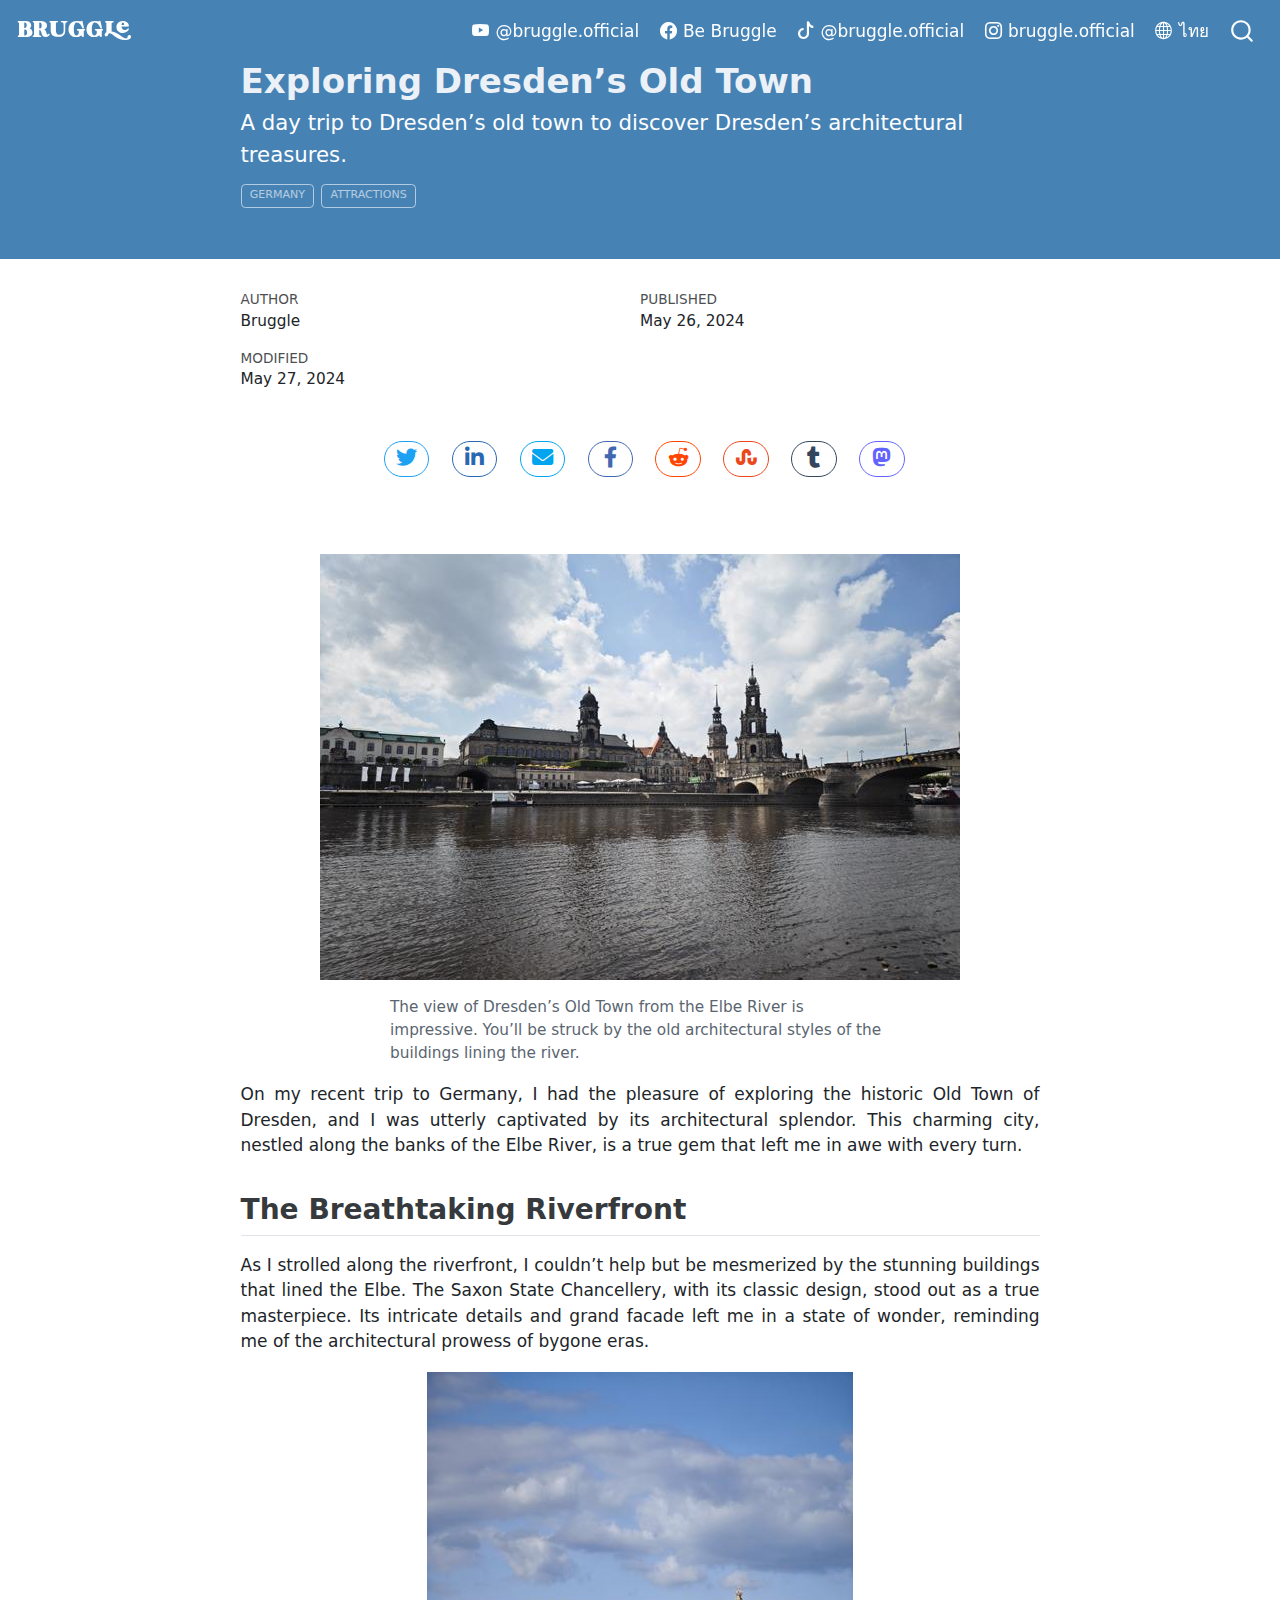
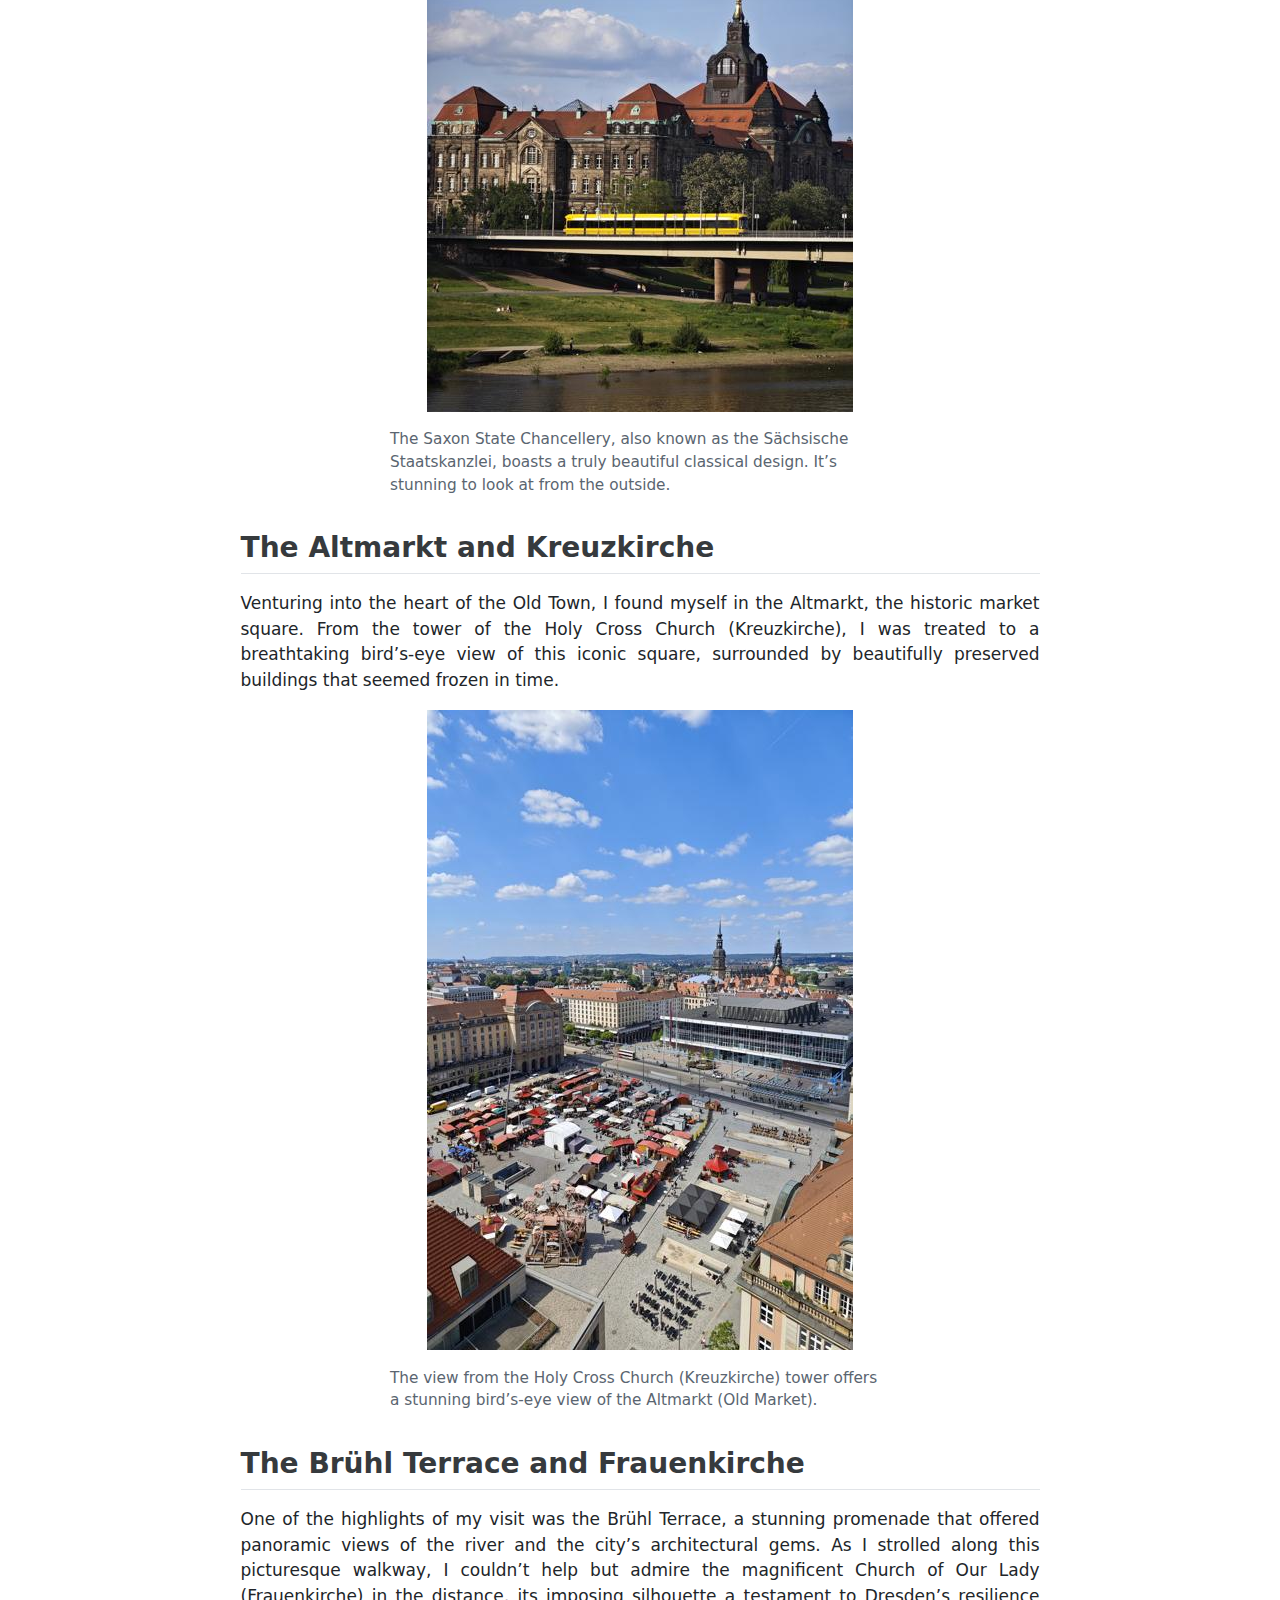
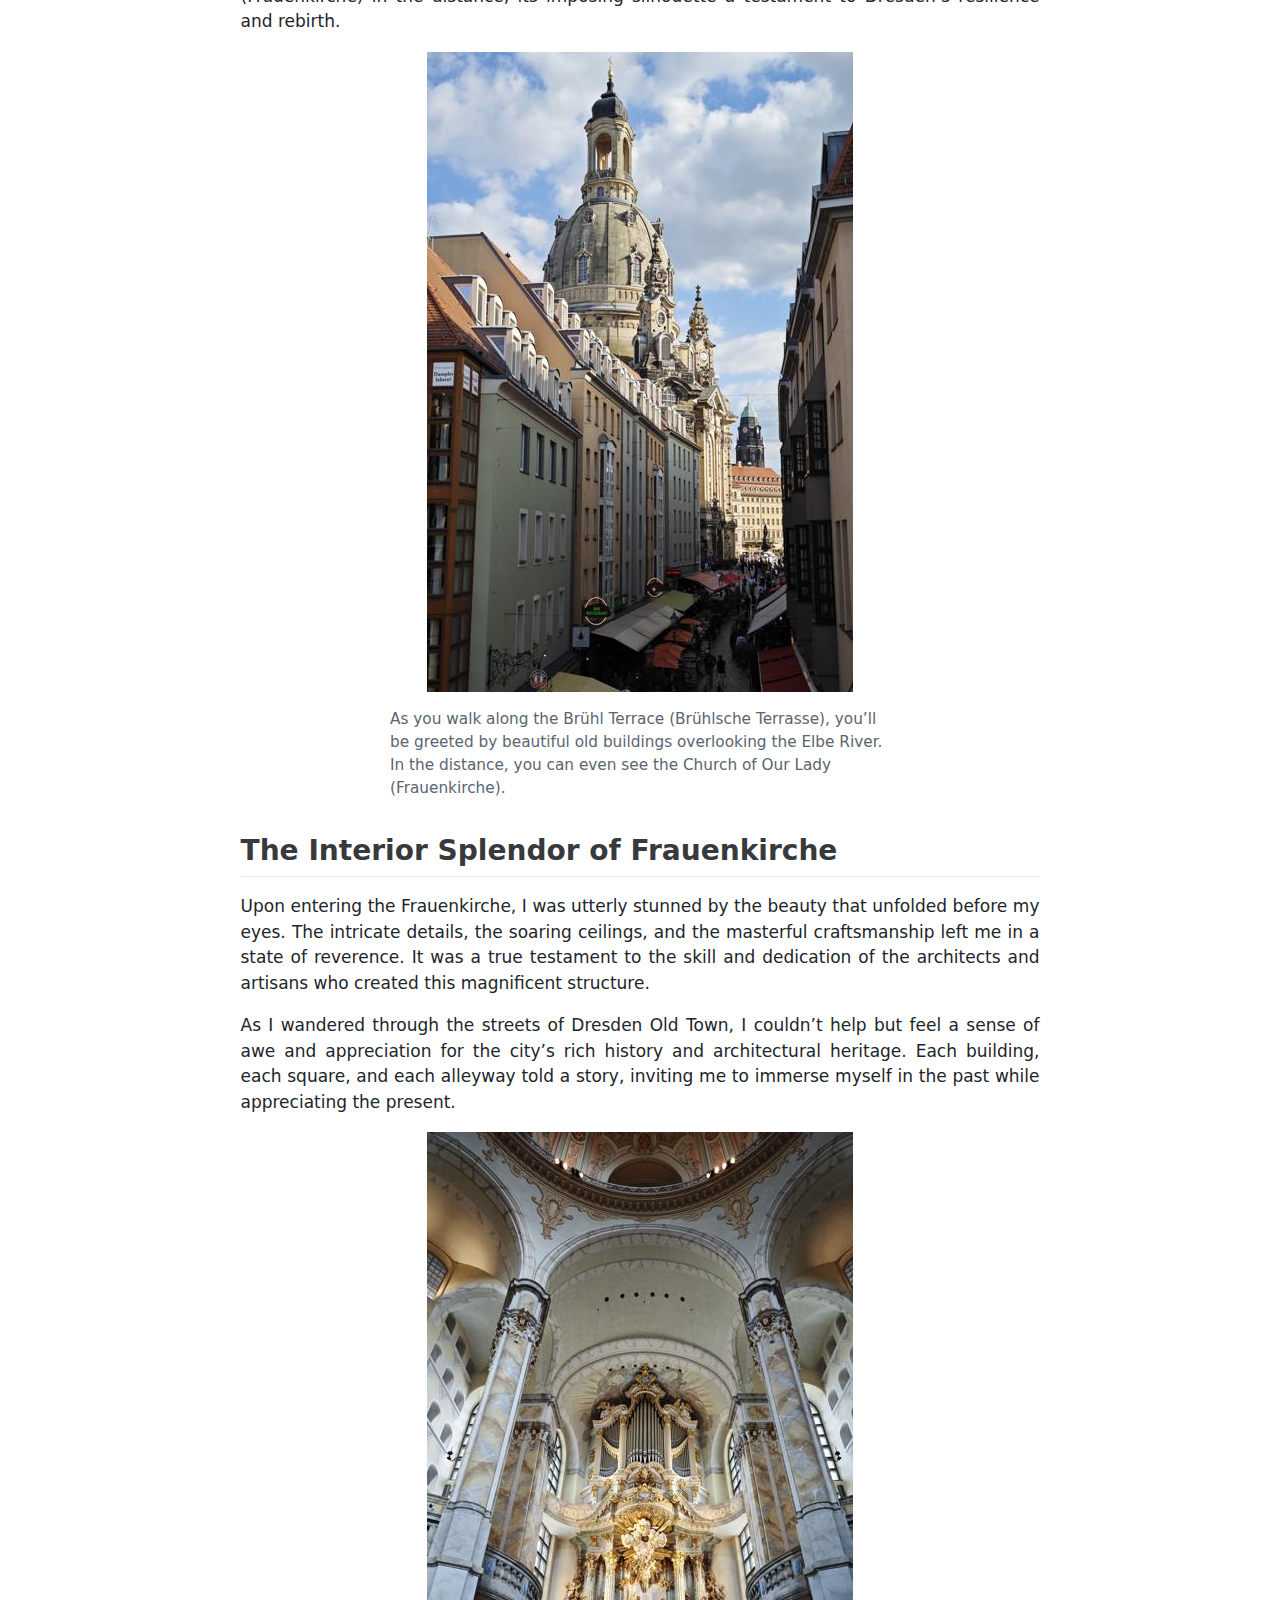
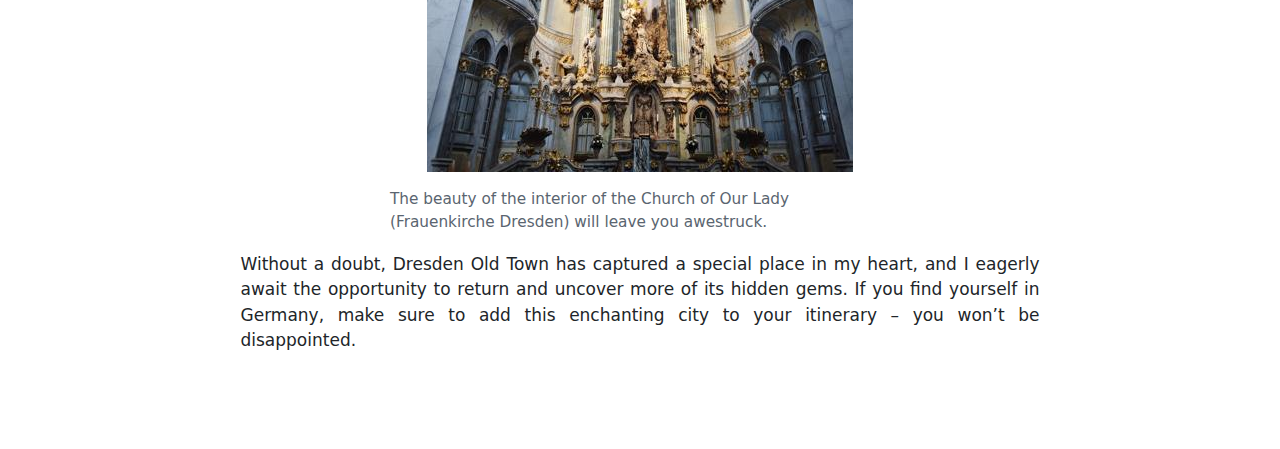
<file: posts/20240512_dresden_de/index.html>
<!DOCTYPE html>
<html xmlns="http://www.w3.org/1999/xhtml" lang="en" xml:lang="en"><head>

<meta charset="utf-8">
<meta name="generator" content="quarto-1.3.353">

<meta name="viewport" content="width=device-width, initial-scale=1.0, user-scalable=yes">

<meta name="author" content="Bruggle">
<meta name="dcterms.date" content="2024-05-26">
<meta name="keywords" content="Dresden, tourist attractiveness, attractions, tourist places, Germany">
<meta name="description" content="A day trip to Dresden’s old town to discover Dresden’s architectural treasures.">





<meta name="twitter:image:src" content="https:///images/site/favicon/favicon-96x96.png&quot;">





<meta property="og:type" content="website">



<meta property="og:image" content="https:///images/site/favicon/favicon-96x96.png">



<meta property="og:url" content="https:///">


<meta name="robots" content="max-snippet:-1, max-image-preview:large, max-video-preview:-1">
<meta name="robots" content="index,follow">

<link rel="apple-touch-icon" sizes="57x57" href="../../images/site/favicon/favicon-57x57.png">
<link rel="apple-touch-icon" sizes="114x114" href="../../images/site/favicon/favicon-114x114.png">
<link rel="apple-touch-icon" sizes="72x72" href="../../images/site/favicon/favicon-72x72.png">
<link rel="apple-touch-icon" sizes="144x144" href="../../images/site/favicon/favicon-144x144.png">
<link rel="apple-touch-icon" sizes="60x60" href="../../images/site/favicon/favicon-60x60.png">
<link rel="apple-touch-icon" sizes="120x120" href="../../images/site/favicon/favicon-120x120.png">
<link rel="apple-touch-icon" sizes="76x76" href="../../images/site/favicon/favicon-76x76.png">
<link rel="apple-touch-icon" sizes="152x152" href="../../images/site/favicon/favicon-152x152.png">
<link rel="icon" type="image/png" href="../../images/site/favicon/favicon-96x96.png" sizes="96x96">
<link rel="icon" type="image/png" href="../../images/site/favicon/favicon-32x32.png" sizes="32x32">
<link rel="icon" type="image/png" href="../../images/site/favicon/favicon-16x16.png" sizes="16x16">
<meta name="msapplication-TileColor" content="#EDF0F5">
<meta name="msapplication-TileImage" content="/images/site/favicon/favicon-70x70.png">
<meta name="msapplication-TileImage" content="/images/site/favicon/favicon-144x144.png">
<meta name="msapplication-TileImage" content="/images/site/favicon/favicon-150x150.png">
<meta name="msapplication-TileImage" content="/images/site/favicon/favicon-310x310.png">

<title>BRUGGLE - Exploring Dresden’s Old Town</title>
<style>
code{white-space: pre-wrap;}
span.smallcaps{font-variant: small-caps;}
div.columns{display: flex; gap: min(4vw, 1.5em);}
div.column{flex: auto; overflow-x: auto;}
div.hanging-indent{margin-left: 1.5em; text-indent: -1.5em;}
ul.task-list{list-style: none;}
ul.task-list li input[type="checkbox"] {
  width: 0.8em;
  margin: 0 0.8em 0.2em -1em; /* quarto-specific, see https://github.com/quarto-dev/quarto-cli/issues/4556 */ 
  vertical-align: middle;
}
</style>


<script src="../../site_libs/quarto-nav/quarto-nav.js"></script>
<script src="../../site_libs/quarto-nav/headroom.min.js"></script>
<script src="../../site_libs/clipboard/clipboard.min.js"></script>
<script src="../../site_libs/quarto-search/autocomplete.umd.js"></script>
<script src="../../site_libs/quarto-search/fuse.min.js"></script>
<script src="../../site_libs/quarto-search/quarto-search.js"></script>
<meta name="quarto:offset" content="../../">
<link href="../../images/site/favicon/favicon.png" rel="icon" type="image/png">
<script src="../../site_libs/quarto-html/quarto.js"></script>
<script src="../../site_libs/quarto-html/popper.min.js"></script>
<script src="../../site_libs/quarto-html/tippy.umd.min.js"></script>
<script src="../../site_libs/quarto-html/anchor.min.js"></script>
<link href="../../site_libs/quarto-html/tippy.css" rel="stylesheet">
<link href="../../site_libs/quarto-html/quarto-syntax-highlighting.css" rel="stylesheet" id="quarto-text-highlighting-styles">
<script src="../../site_libs/bootstrap/bootstrap.min.js"></script>
<link href="../../site_libs/bootstrap/bootstrap-icons.css" rel="stylesheet">
<link href="../../site_libs/bootstrap/bootstrap.min.css" rel="stylesheet" id="quarto-bootstrap" data-mode="light">
<link href="../../site_libs/quarto-contrib/social-share-0.1.0/social-share.css" rel="stylesheet">
<link href="../../site_libs/quarto-contrib/social-share-0.1.0/all.css" rel="stylesheet">
<script id="quarto-search-options" type="application/json">{
  "location": "navbar",
  "copy-button": false,
  "collapse-after": 3,
  "panel-placement": "end",
  "type": "overlay",
  "limit": 20,
  "language": {
    "search-no-results-text": "No results",
    "search-matching-documents-text": "matching documents",
    "search-copy-link-title": "Copy link to search",
    "search-hide-matches-text": "Hide additional matches",
    "search-more-match-text": "more match in this document",
    "search-more-matches-text": "more matches in this document",
    "search-clear-button-title": "Clear",
    "search-detached-cancel-button-title": "Cancel",
    "search-submit-button-title": "Submit"
  }
}</script>
<script async="" src="https://www.googletagmanager.com/gtag/js?id=G-D5RWZ9VFH7"></script>

<script type="text/javascript">

window.dataLayer = window.dataLayer || [];
function gtag(){dataLayer.push(arguments);}
gtag('js', new Date());
gtag('config', 'G-D5RWZ9VFH7', { 'anonymize_ip': true});
</script>
<script>
// Custom Script 

// Helper function to determine if the device is mobile
function isMobileDevice() {
  return ('ontouchstart' in window || navigator.maxTouchPoints) && /Mobi|Android/i.test(navigator.userAgent);
}

// Function to initialize the panoramic view
function initPanoramicView() {
  const images = document.querySelectorAll('img');
  images.forEach((image) => {
    if (image.clientWidth > 700) {
      createPanoramicContainer(image);
    }
  });
}

// Function to create the panoramic container
function createPanoramicContainer(image) {
  const isMobile = isMobileDevice();
  const containerWidth = isMobile ? 426 : 640;
  const containerHeight = '100%';
  const offsetX = (image.clientWidth - containerWidth) / 2;

  // Create a container for the panoramic view
  const container = document.createElement('div');
  container.style.width = `${containerWidth}px`;
  container.style.height = containerHeight;
  container.style.overflow = 'hidden';
  container.style.position = 'relative';
  container.style.touchAction = 'none'; // Disable default touch actions

  // Clone the image and adjust its position
  const panoramicImage = image.cloneNode();
  panoramicImage.style.position = 'absolute';
  panoramicImage.style.left = `-${offsetX}px`;
  panoramicImage.style.top = '0';
  panoramicImage.style.width = `${image.clientWidth}px`;
  panoramicImage.style.height = `${image.clientHeight}px`;

  // Add the image to the container
  container.appendChild(panoramicImage);

  // Replace the original image with the container
  image.parentNode.replaceChild(container, image);

  // Event listeners for dragging
  let isDragging = false;
  let startX = 0;

  const startDrag = (pageX) => {
    isDragging = true;
    startX = pageX - panoramicImage.offsetLeft;
    container.style.cursor = 'grabbing';
  };

  const doDrag = (pageX) => {
    if (isDragging) {
      const newPosition = pageX - startX;
      panoramicImage.style.left = `${newPosition}px`;
    }
  };

  const endDrag = () => {
    isDragging = false;
    container.style.cursor = 'grab';
  };

  // Desktop events
  container.addEventListener('mousedown', (e) => startDrag(e.pageX));
  window.addEventListener('mousemove', (e) => doDrag(e.pageX));
  window.addEventListener('mouseup', endDrag);

  // Mobile events
  container.addEventListener('touchstart', (e) => startDrag(e.touches[0].pageX));
  container.addEventListener('touchmove', (e) => doDrag(e.touches[0].pageX));
  container.addEventListener('touchend', endDrag);

  // Gyroscope events for mobile devices
  if (isMobile) {
    window.addEventListener('deviceorientation', (e) => {
      const gamma = e.gamma; // Left to right tilt in degrees
      if (Math.abs(gamma) > 5) {
        const tiltOffset = gamma * 5; // Adjust sensitivity as needed
        const currentLeft = parseInt(panoramicImage.style.left, 10);
        panoramicImage.style.left = `${Math.max(Math.min(currentLeft + tiltOffset, 0), containerWidth - image.clientWidth)}px`;
      }
    });
  }
}

// Initialize the panoramic view when the document is loaded
document.addEventListener('DOMContentLoaded', initPanoramicView);


</script>


<link rel="stylesheet" href="../../css/styles.css">
</head>

<body class="nav-fixed fullcontent">

<div id="quarto-search-results"></div>
  <header id="quarto-header" class="headroom fixed-top">
    <nav class="navbar navbar-expand-lg navbar-dark ">
      <div class="navbar-container container-fluid">
      <div class="navbar-brand-container">
    <a class="navbar-brand" href="../../index.html">
    <span class="navbar-title">BRUGGLE</span>
    </a>
  </div>
            <div id="quarto-search" class="" title="Search"></div>
          <button class="navbar-toggler" type="button" data-bs-toggle="collapse" data-bs-target="#navbarCollapse" aria-controls="navbarCollapse" aria-expanded="false" aria-label="Toggle navigation" onclick="if (window.quartoToggleHeadroom) { window.quartoToggleHeadroom(); }">
  <span class="navbar-toggler-icon"></span>
</button>
          <div class="collapse navbar-collapse" id="navbarCollapse">
            <ul class="navbar-nav navbar-nav-scroll ms-auto">
  <li class="nav-item">
    <a class="nav-link" href="https://www.youtube.com/channel/UCtKqWQ4l-cpc3dh3861WXfg" rel="" target=""><i class="bi bi-youtube" role="img">
</i> 
 <span class="menu-text"><span class="citation" data-cites="bruggle.official">@bruggle.official</span></span></a>
  </li>  
  <li class="nav-item">
    <a class="nav-link" href="https://www.facebook.com/mrbruggle" rel="" target=""><i class="bi bi-facebook" role="img">
</i> 
 <span class="menu-text">Be Bruggle</span></a>
  </li>  
  <li class="nav-item">
    <a class="nav-link" href="https://www.tiktok.com/@bruggle.official" rel="" target=""><i class="bi bi-tiktok" role="img">
</i> 
 <span class="menu-text"><span class="citation" data-cites="bruggle.official">@bruggle.official</span></span></a>
  </li>  
  <li class="nav-item">
    <a class="nav-link" href="https://www.instagram.com/bruggle.official" rel="" target=""><i class="bi bi-instagram" role="img">
</i> 
 <span class="menu-text">bruggle.official</span></a>
  </li>  
  <li class="nav-item">
    <a class="nav-link" href="../../../th/index.html" rel="" target=""><i class="bi bi-globe" role="img">
</i> 
 <span class="menu-text">ไทย</span></a>
  </li>  
</ul>
            <div class="quarto-navbar-tools">
</div>
          </div> <!-- /navcollapse -->
      </div> <!-- /container-fluid -->
    </nav>
</header>
<!-- content -->
<header id="title-block-header" class="quarto-title-block default page-columns page-full">
  <div class="quarto-title-banner page-columns page-full">
    <div class="quarto-title column-body">
      <h1 class="title">Exploring Dresden’s Old Town</h1>
            <p class="subtitle lead">A day trip to Dresden’s old town to discover Dresden’s architectural treasures.</p>
                                <div class="quarto-categories">
                <div class="quarto-category">Germany</div>
                <div class="quarto-category">Attractions</div>
              </div>
                  </div>
  </div>
    
  
  <div class="quarto-title-meta">

      <div>
      <div class="quarto-title-meta-heading">Author</div>
      <div class="quarto-title-meta-contents">
               <p>Bruggle </p>
            </div>
    </div>
      
      <div>
      <div class="quarto-title-meta-heading">Published</div>
      <div class="quarto-title-meta-contents">
        <p class="date">May 26, 2024</p>
      </div>
    </div>
    
      <div>
      <div class="quarto-title-meta-heading">Modified</div>
      <div class="quarto-title-meta-contents">
        <p class="date-modified">May 27, 2024</p>
      </div>
    </div>
      
    </div>
    
  
  </header><div id="quarto-content" class="quarto-container page-columns page-rows-contents page-layout-article page-navbar">
<!-- sidebar -->
<!-- margin-sidebar -->
    
<!-- main -->
<main class="content quarto-banner-title-block" id="quarto-document-content">
<div class="page-columns page-rows-contents page-layout-article"><div class="social-share"><a href="https://twitter.com/share?url=https://www.bruggle.com/posts/20240512_dresden_de/&amp;text=A day trip to Dresden’s old town to discover Dresden’s architectural treasures." target="_blank" class="twitter"><i class="fab fa-twitter fa-fw fa-lg"></i></a><a href="https://www.linkedin.com/shareArticle?url=https://www.bruggle.com/posts/20240512_dresden_de/&amp;title=A day trip to Dresden’s old town to discover Dresden’s architectural treasures." target="_blank" class="linkedin"><i class="fa-brands fa-linkedin-in fa-fw fa-lg"></i></a>  <a href="mailto:?subject=A day trip to Dresden’s old town to discover Dresden’s architectural treasures.&amp;body=Check out this link:https://www.bruggle.com/posts/20240512_dresden_de/" target="_blank" class="email"><i class="fa-solid fa-envelope fa-fw fa-lg"></i></a><a href="https://www.facebook.com/sharer.php?u=https://www.bruggle.com/posts/20240512_dresden_de/" target="_blank" class="facebook"><i class="fab fa-facebook-f fa-fw fa-lg"></i></a><a href="https://reddit.com/submit?url=https://www.bruggle.com/posts/20240512_dresden_de/&amp;title=A day trip to Dresden’s old town to discover Dresden’s architectural treasures." target="_blank" class="reddit">   <i class="fa-brands fa-reddit-alien fa-fw fa-lg"></i></a><a href="https://www.stumbleupon.com/submit?url=https://www.bruggle.com/posts/20240512_dresden_de/&amp;title=A day trip to Dresden’s old town to discover Dresden’s architectural treasures." target="_blank" class="stumbleupon"><i class="fa-brands fa-stumbleupon fa-fw fa-lg"></i></a><a href="https://www.tumblr.com/share/link?url=https://www.bruggle.com/posts/20240512_dresden_de/&amp;name=A day trip to Dresden’s old town to discover Dresden’s architectural treasures." target="_blank" class="tumblr"><i class="fa-brands fa-tumblr fa-fw fa-lg"></i></a><a href="javascript:void(0);" onclick="var mastodon_instance=prompt('Mastodon Instance / Server Name?'); if(typeof mastodon_instance==='string' &amp;&amp; mastodon_instance.length){this.href='https://'+mastodon_instance+'/share?text=A day trip to Dresden’s old town to discover Dresden’s architectural treasures. https://www.bruggle.com/posts/20240512_dresden_de/'}else{return false;}" target="_blank" class="mastodon"><i class="fa-brands fa-mastodon fa-fw fa-lg"></i></a></div></div>




<div class="quarto-figure quarto-figure-center">
<figure class="figure">
<p><img src="IMG_20240512_121620.jpeg" class="img-fluid figure-img"></p>
<figcaption class="figure-caption">The view of Dresden’s Old Town from the Elbe River is impressive. You’ll be struck by the old architectural styles of the buildings lining the river.</figcaption>
</figure>
</div>
<p>On my recent trip to Germany, I had the pleasure of exploring the historic Old Town of Dresden, and I was utterly captivated by its architectural splendor. This charming city, nestled along the banks of the Elbe River, is a true gem that left me in awe with every turn.</p>
<section id="the-breathtaking-riverfront" class="level2">
<h2 class="anchored" data-anchor-id="the-breathtaking-riverfront">The Breathtaking Riverfront</h2>
<p>As I strolled along the riverfront, I couldn’t help but be mesmerized by the stunning buildings that lined the Elbe. The Saxon State Chancellery, with its classic design, stood out as a true masterpiece. Its intricate details and grand facade left me in a state of wonder, reminding me of the architectural prowess of bygone eras.</p>
<div class="quarto-figure quarto-figure-center">
<figure class="figure">
<p><img src="IMG_20240510_174930.jpeg" class="img-fluid figure-img"></p>
<figcaption class="figure-caption">The Saxon State Chancellery, also known as the Sächsische Staatskanzlei, boasts a truly beautiful classical design. It’s stunning to look at from the outside.</figcaption>
</figure>
</div>
</section>
<section id="the-altmarkt-and-kreuzkirche" class="level2">
<h2 class="anchored" data-anchor-id="the-altmarkt-and-kreuzkirche">The Altmarkt and Kreuzkirche</h2>
<p>Venturing into the heart of the Old Town, I found myself in the Altmarkt, the historic market square. From the tower of the Holy Cross Church (Kreuzkirche), I was treated to a breathtaking bird’s-eye view of this iconic square, surrounded by beautifully preserved buildings that seemed frozen in time.</p>
<div class="quarto-figure quarto-figure-center">
<figure class="figure">
<p><img src="IMG_20240510_150647.jpeg" class="img-fluid figure-img"></p>
<figcaption class="figure-caption">The view from the Holy Cross Church (Kreuzkirche) tower offers a stunning bird’s-eye view of the Altmarkt (Old Market).</figcaption>
</figure>
</div>
</section>
<section id="the-brühl-terrace-and-frauenkirche" class="level2">
<h2 class="anchored" data-anchor-id="the-brühl-terrace-and-frauenkirche">The Brühl Terrace and Frauenkirche</h2>
<p>One of the highlights of my visit was the Brühl Terrace, a stunning promenade that offered panoramic views of the river and the city’s architectural gems. As I strolled along this picturesque walkway, I couldn’t help but admire the magnificent Church of Our Lady (Frauenkirche) in the distance, its imposing silhouette a testament to Dresden’s resilience and rebirth.</p>
<div class="quarto-figure quarto-figure-center">
<figure class="figure">
<p><img src="IMG_20240510_175414.jpeg" class="img-fluid figure-img"></p>
<figcaption class="figure-caption">As you walk along the Brühl Terrace (Brühlsche Terrasse), you’ll be greeted by beautiful old buildings overlooking the Elbe River. In the distance, you can even see the Church of Our Lady (Frauenkirche).</figcaption>
</figure>
</div>
</section>
<section id="the-interior-splendor-of-frauenkirche" class="level2">
<h2 class="anchored" data-anchor-id="the-interior-splendor-of-frauenkirche">The Interior Splendor of Frauenkirche</h2>
<p>Upon entering the Frauenkirche, I was utterly stunned by the beauty that unfolded before my eyes. The intricate details, the soaring ceilings, and the masterful craftsmanship left me in a state of reverence. It was a true testament to the skill and dedication of the architects and artisans who created this magnificent structure.</p>
<p>As I wandered through the streets of Dresden Old Town, I couldn’t help but feel a sense of awe and appreciation for the city’s rich history and architectural heritage. Each building, each square, and each alleyway told a story, inviting me to immerse myself in the past while appreciating the present.</p>
<div class="quarto-figure quarto-figure-center">
<figure class="figure">
<p><img src="IMG_20240510_173053.jpeg" class="img-fluid figure-img"></p>
<figcaption class="figure-caption">The beauty of the interior of the Church of Our Lady (Frauenkirche Dresden) will leave you awestruck.</figcaption>
</figure>
</div>
<p>Without a doubt, Dresden Old Town has captured a special place in my heart, and I eagerly await the opportunity to return and uncover more of its hidden gems. If you find yourself in Germany, make sure to add this enchanting city to your itinerary – you won’t be disappointed.</p>


</section>

</main> <!-- /main -->
<script id="quarto-html-after-body" type="application/javascript">
window.document.addEventListener("DOMContentLoaded", function (event) {
  const toggleBodyColorMode = (bsSheetEl) => {
    const mode = bsSheetEl.getAttribute("data-mode");
    const bodyEl = window.document.querySelector("body");
    if (mode === "dark") {
      bodyEl.classList.add("quarto-dark");
      bodyEl.classList.remove("quarto-light");
    } else {
      bodyEl.classList.add("quarto-light");
      bodyEl.classList.remove("quarto-dark");
    }
  }
  const toggleBodyColorPrimary = () => {
    const bsSheetEl = window.document.querySelector("link#quarto-bootstrap");
    if (bsSheetEl) {
      toggleBodyColorMode(bsSheetEl);
    }
  }
  toggleBodyColorPrimary();  
  const icon = "";
  const anchorJS = new window.AnchorJS();
  anchorJS.options = {
    placement: 'right',
    icon: icon
  };
  anchorJS.add('.anchored');
  const isCodeAnnotation = (el) => {
    for (const clz of el.classList) {
      if (clz.startsWith('code-annotation-')) {                     
        return true;
      }
    }
    return false;
  }
  const clipboard = new window.ClipboardJS('.code-copy-button', {
    text: function(trigger) {
      const codeEl = trigger.previousElementSibling.cloneNode(true);
      for (const childEl of codeEl.children) {
        if (isCodeAnnotation(childEl)) {
          childEl.remove();
        }
      }
      return codeEl.innerText;
    }
  });
  clipboard.on('success', function(e) {
    // button target
    const button = e.trigger;
    // don't keep focus
    button.blur();
    // flash "checked"
    button.classList.add('code-copy-button-checked');
    var currentTitle = button.getAttribute("title");
    button.setAttribute("title", "Copied!");
    let tooltip;
    if (window.bootstrap) {
      button.setAttribute("data-bs-toggle", "tooltip");
      button.setAttribute("data-bs-placement", "left");
      button.setAttribute("data-bs-title", "Copied!");
      tooltip = new bootstrap.Tooltip(button, 
        { trigger: "manual", 
          customClass: "code-copy-button-tooltip",
          offset: [0, -8]});
      tooltip.show();    
    }
    setTimeout(function() {
      if (tooltip) {
        tooltip.hide();
        button.removeAttribute("data-bs-title");
        button.removeAttribute("data-bs-toggle");
        button.removeAttribute("data-bs-placement");
      }
      button.setAttribute("title", currentTitle);
      button.classList.remove('code-copy-button-checked');
    }, 1000);
    // clear code selection
    e.clearSelection();
  });
  function tippyHover(el, contentFn) {
    const config = {
      allowHTML: true,
      content: contentFn,
      maxWidth: 500,
      delay: 100,
      arrow: false,
      appendTo: function(el) {
          return el.parentElement;
      },
      interactive: true,
      interactiveBorder: 10,
      theme: 'quarto',
      placement: 'bottom-start'
    };
    window.tippy(el, config); 
  }
  const noterefs = window.document.querySelectorAll('a[role="doc-noteref"]');
  for (var i=0; i<noterefs.length; i++) {
    const ref = noterefs[i];
    tippyHover(ref, function() {
      // use id or data attribute instead here
      let href = ref.getAttribute('data-footnote-href') || ref.getAttribute('href');
      try { href = new URL(href).hash; } catch {}
      const id = href.replace(/^#\/?/, "");
      const note = window.document.getElementById(id);
      return note.innerHTML;
    });
  }
      let selectedAnnoteEl;
      const selectorForAnnotation = ( cell, annotation) => {
        let cellAttr = 'data-code-cell="' + cell + '"';
        let lineAttr = 'data-code-annotation="' +  annotation + '"';
        const selector = 'span[' + cellAttr + '][' + lineAttr + ']';
        return selector;
      }
      const selectCodeLines = (annoteEl) => {
        const doc = window.document;
        const targetCell = annoteEl.getAttribute("data-target-cell");
        const targetAnnotation = annoteEl.getAttribute("data-target-annotation");
        const annoteSpan = window.document.querySelector(selectorForAnnotation(targetCell, targetAnnotation));
        const lines = annoteSpan.getAttribute("data-code-lines").split(",");
        const lineIds = lines.map((line) => {
          return targetCell + "-" + line;
        })
        let top = null;
        let height = null;
        let parent = null;
        if (lineIds.length > 0) {
            //compute the position of the single el (top and bottom and make a div)
            const el = window.document.getElementById(lineIds[0]);
            top = el.offsetTop;
            height = el.offsetHeight;
            parent = el.parentElement.parentElement;
          if (lineIds.length > 1) {
            const lastEl = window.document.getElementById(lineIds[lineIds.length - 1]);
            const bottom = lastEl.offsetTop + lastEl.offsetHeight;
            height = bottom - top;
          }
          if (top !== null && height !== null && parent !== null) {
            // cook up a div (if necessary) and position it 
            let div = window.document.getElementById("code-annotation-line-highlight");
            if (div === null) {
              div = window.document.createElement("div");
              div.setAttribute("id", "code-annotation-line-highlight");
              div.style.position = 'absolute';
              parent.appendChild(div);
            }
            div.style.top = top - 2 + "px";
            div.style.height = height + 4 + "px";
            let gutterDiv = window.document.getElementById("code-annotation-line-highlight-gutter");
            if (gutterDiv === null) {
              gutterDiv = window.document.createElement("div");
              gutterDiv.setAttribute("id", "code-annotation-line-highlight-gutter");
              gutterDiv.style.position = 'absolute';
              const codeCell = window.document.getElementById(targetCell);
              const gutter = codeCell.querySelector('.code-annotation-gutter');
              gutter.appendChild(gutterDiv);
            }
            gutterDiv.style.top = top - 2 + "px";
            gutterDiv.style.height = height + 4 + "px";
          }
          selectedAnnoteEl = annoteEl;
        }
      };
      const unselectCodeLines = () => {
        const elementsIds = ["code-annotation-line-highlight", "code-annotation-line-highlight-gutter"];
        elementsIds.forEach((elId) => {
          const div = window.document.getElementById(elId);
          if (div) {
            div.remove();
          }
        });
        selectedAnnoteEl = undefined;
      };
      // Attach click handler to the DT
      const annoteDls = window.document.querySelectorAll('dt[data-target-cell]');
      for (const annoteDlNode of annoteDls) {
        annoteDlNode.addEventListener('click', (event) => {
          const clickedEl = event.target;
          if (clickedEl !== selectedAnnoteEl) {
            unselectCodeLines();
            const activeEl = window.document.querySelector('dt[data-target-cell].code-annotation-active');
            if (activeEl) {
              activeEl.classList.remove('code-annotation-active');
            }
            selectCodeLines(clickedEl);
            clickedEl.classList.add('code-annotation-active');
          } else {
            // Unselect the line
            unselectCodeLines();
            clickedEl.classList.remove('code-annotation-active');
          }
        });
      }
  const findCites = (el) => {
    const parentEl = el.parentElement;
    if (parentEl) {
      const cites = parentEl.dataset.cites;
      if (cites) {
        return {
          el,
          cites: cites.split(' ')
        };
      } else {
        return findCites(el.parentElement)
      }
    } else {
      return undefined;
    }
  };
  var bibliorefs = window.document.querySelectorAll('a[role="doc-biblioref"]');
  for (var i=0; i<bibliorefs.length; i++) {
    const ref = bibliorefs[i];
    const citeInfo = findCites(ref);
    if (citeInfo) {
      tippyHover(citeInfo.el, function() {
        var popup = window.document.createElement('div');
        citeInfo.cites.forEach(function(cite) {
          var citeDiv = window.document.createElement('div');
          citeDiv.classList.add('hanging-indent');
          citeDiv.classList.add('csl-entry');
          var biblioDiv = window.document.getElementById('ref-' + cite);
          if (biblioDiv) {
            citeDiv.innerHTML = biblioDiv.innerHTML;
          }
          popup.appendChild(citeDiv);
        });
        return popup.innerHTML;
      });
    }
  }
});
</script>
</div> <!-- /content -->



</body></html>
</file>
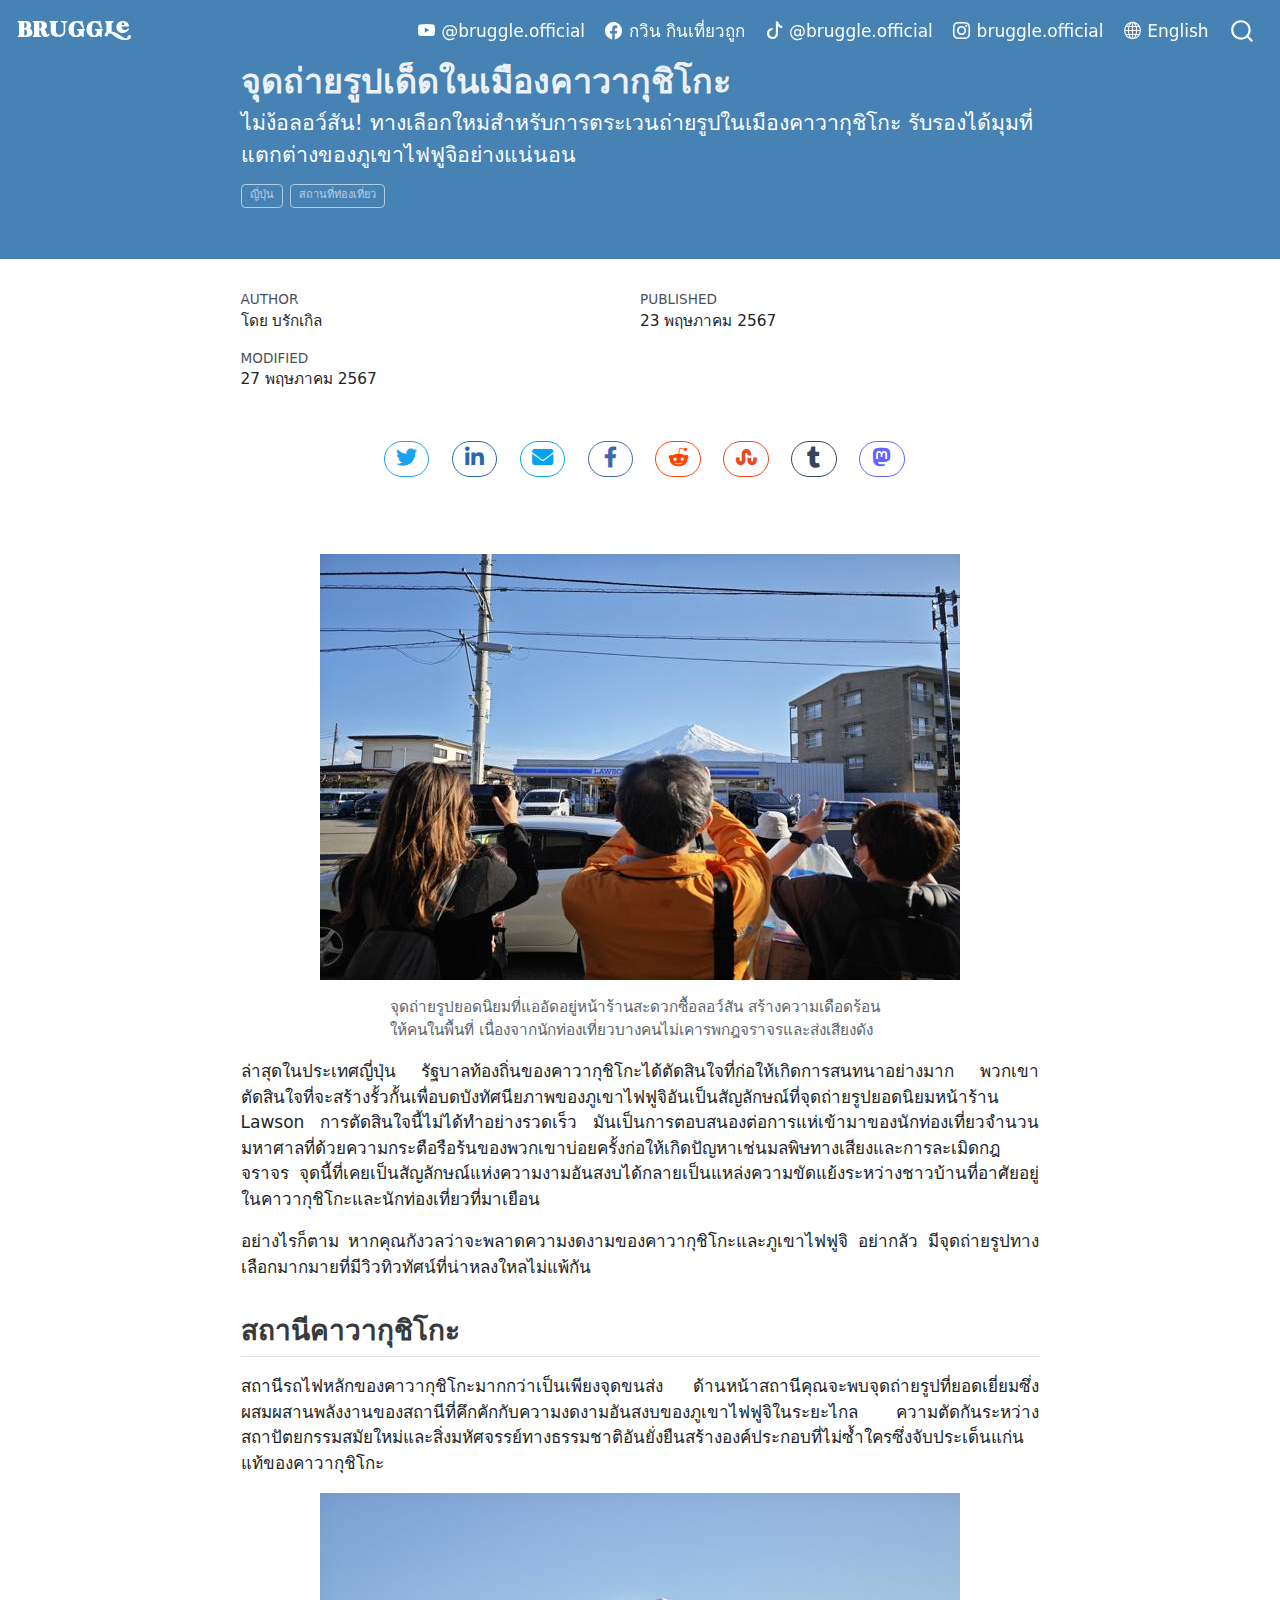
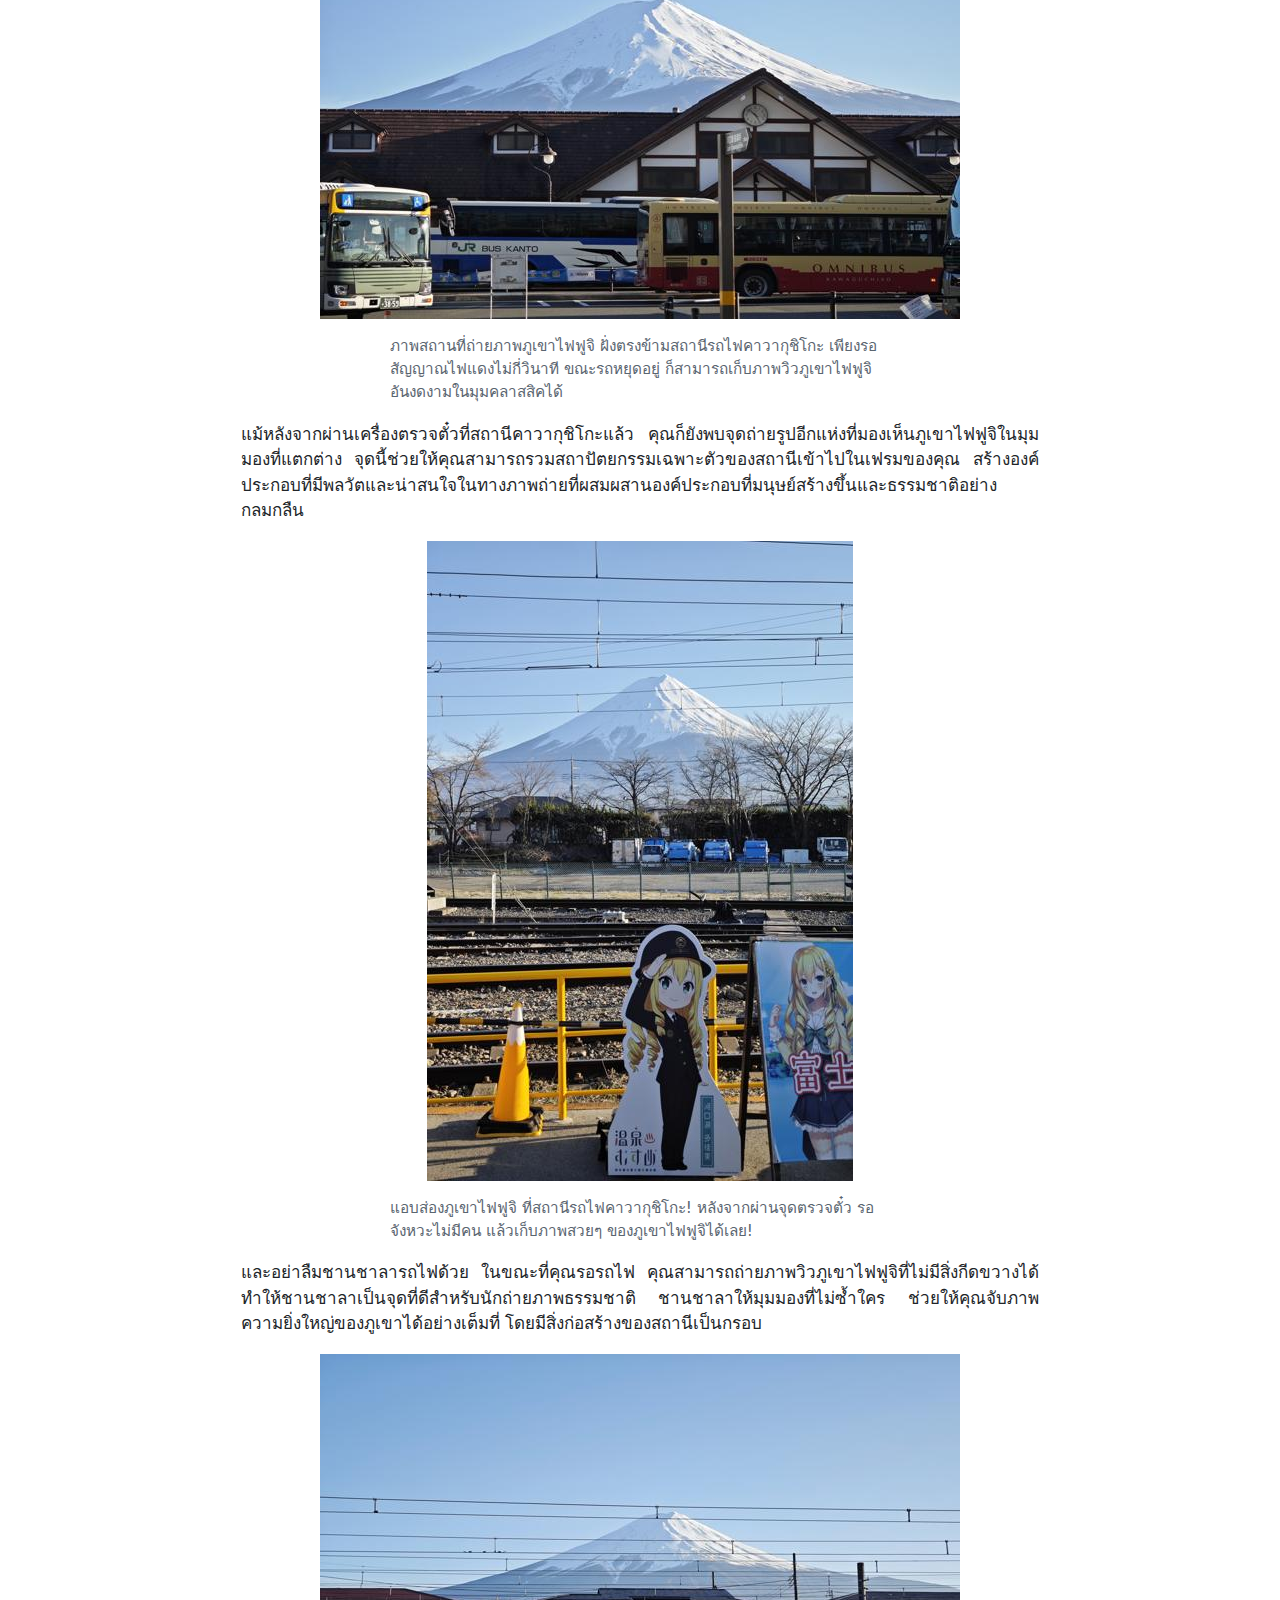
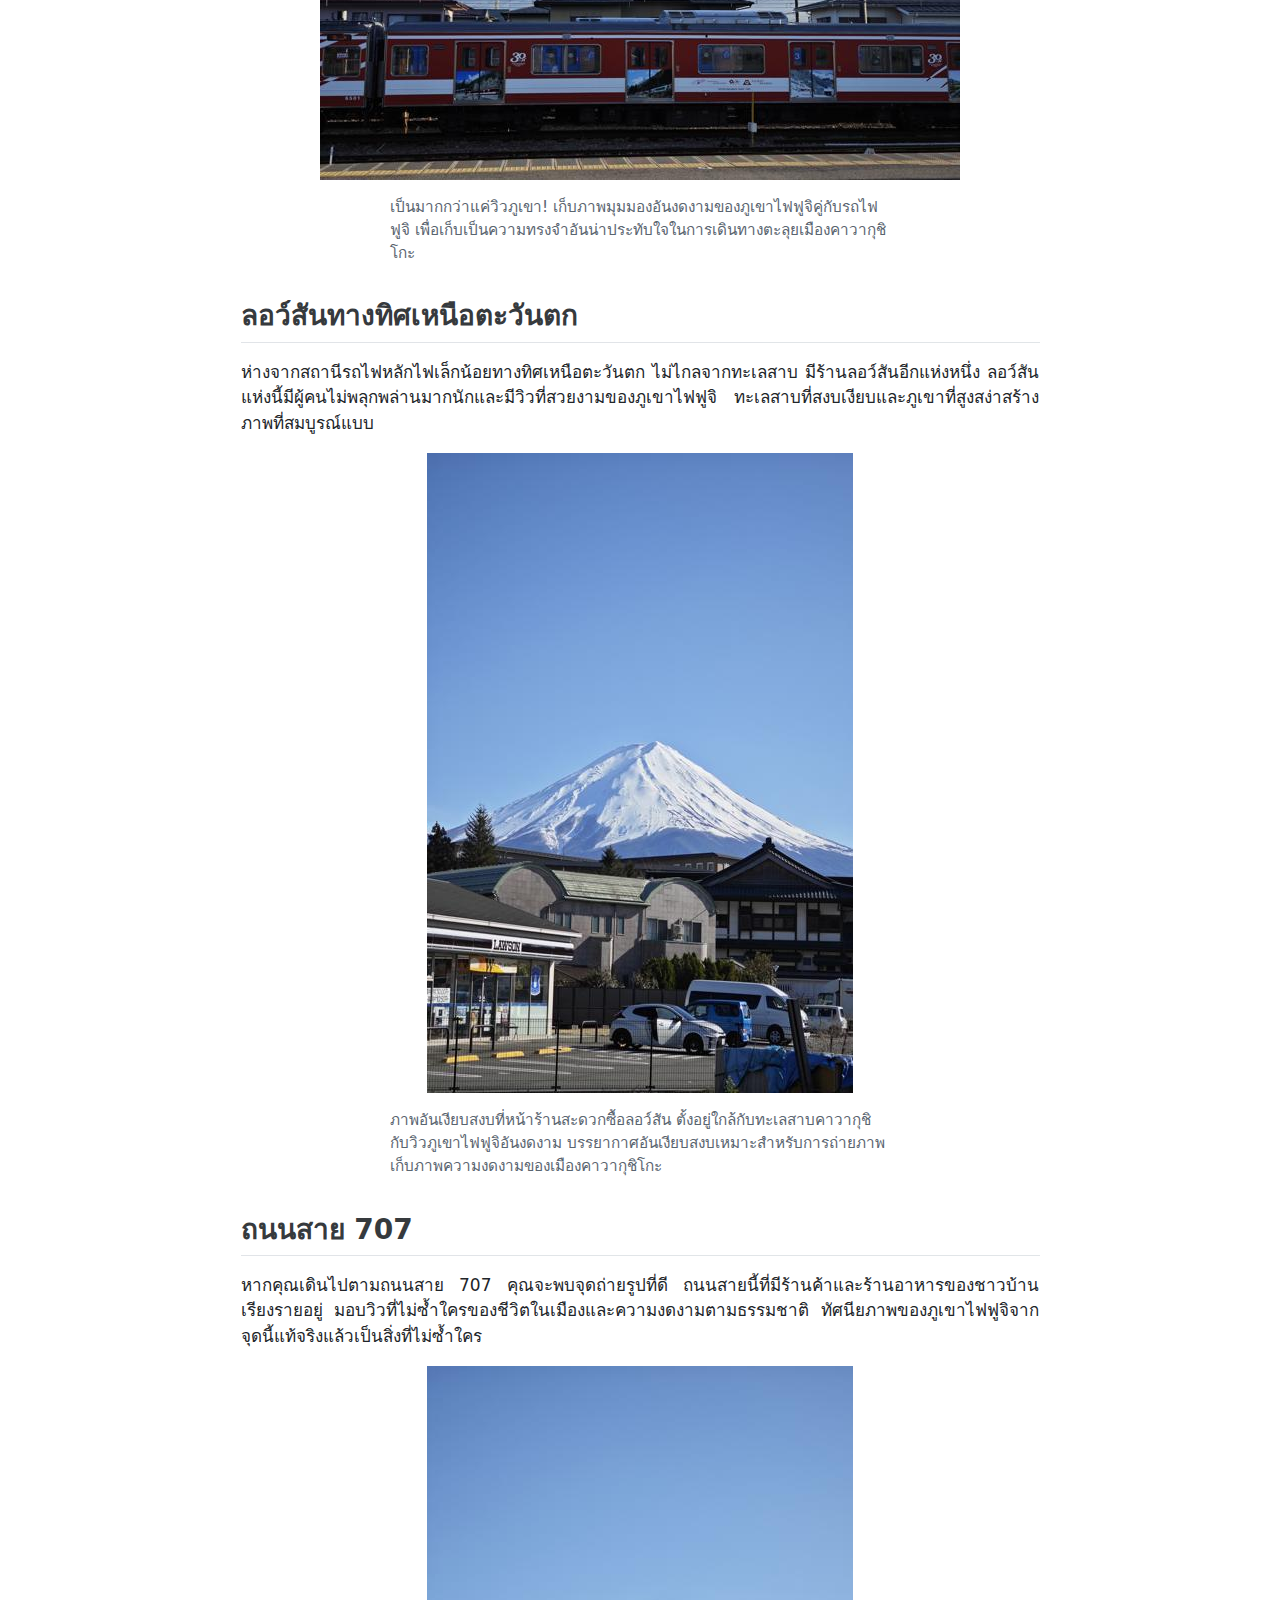
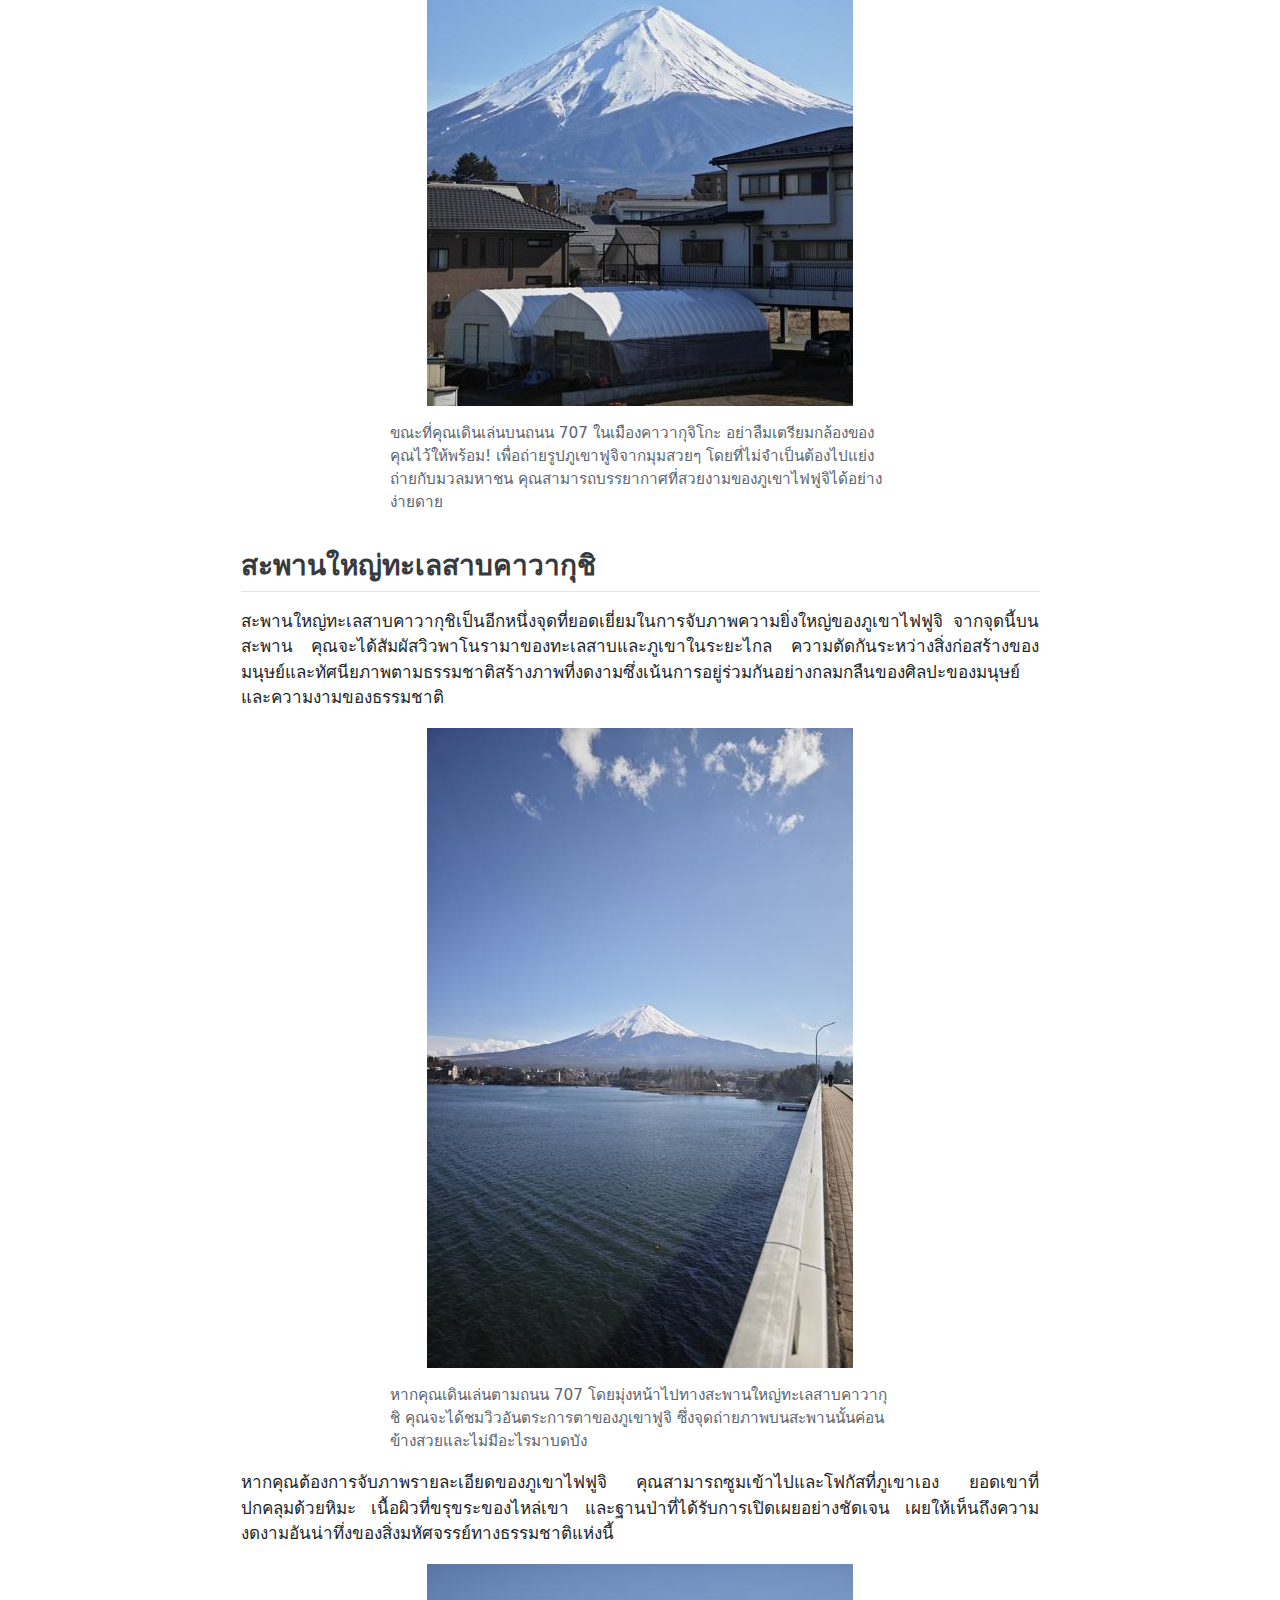
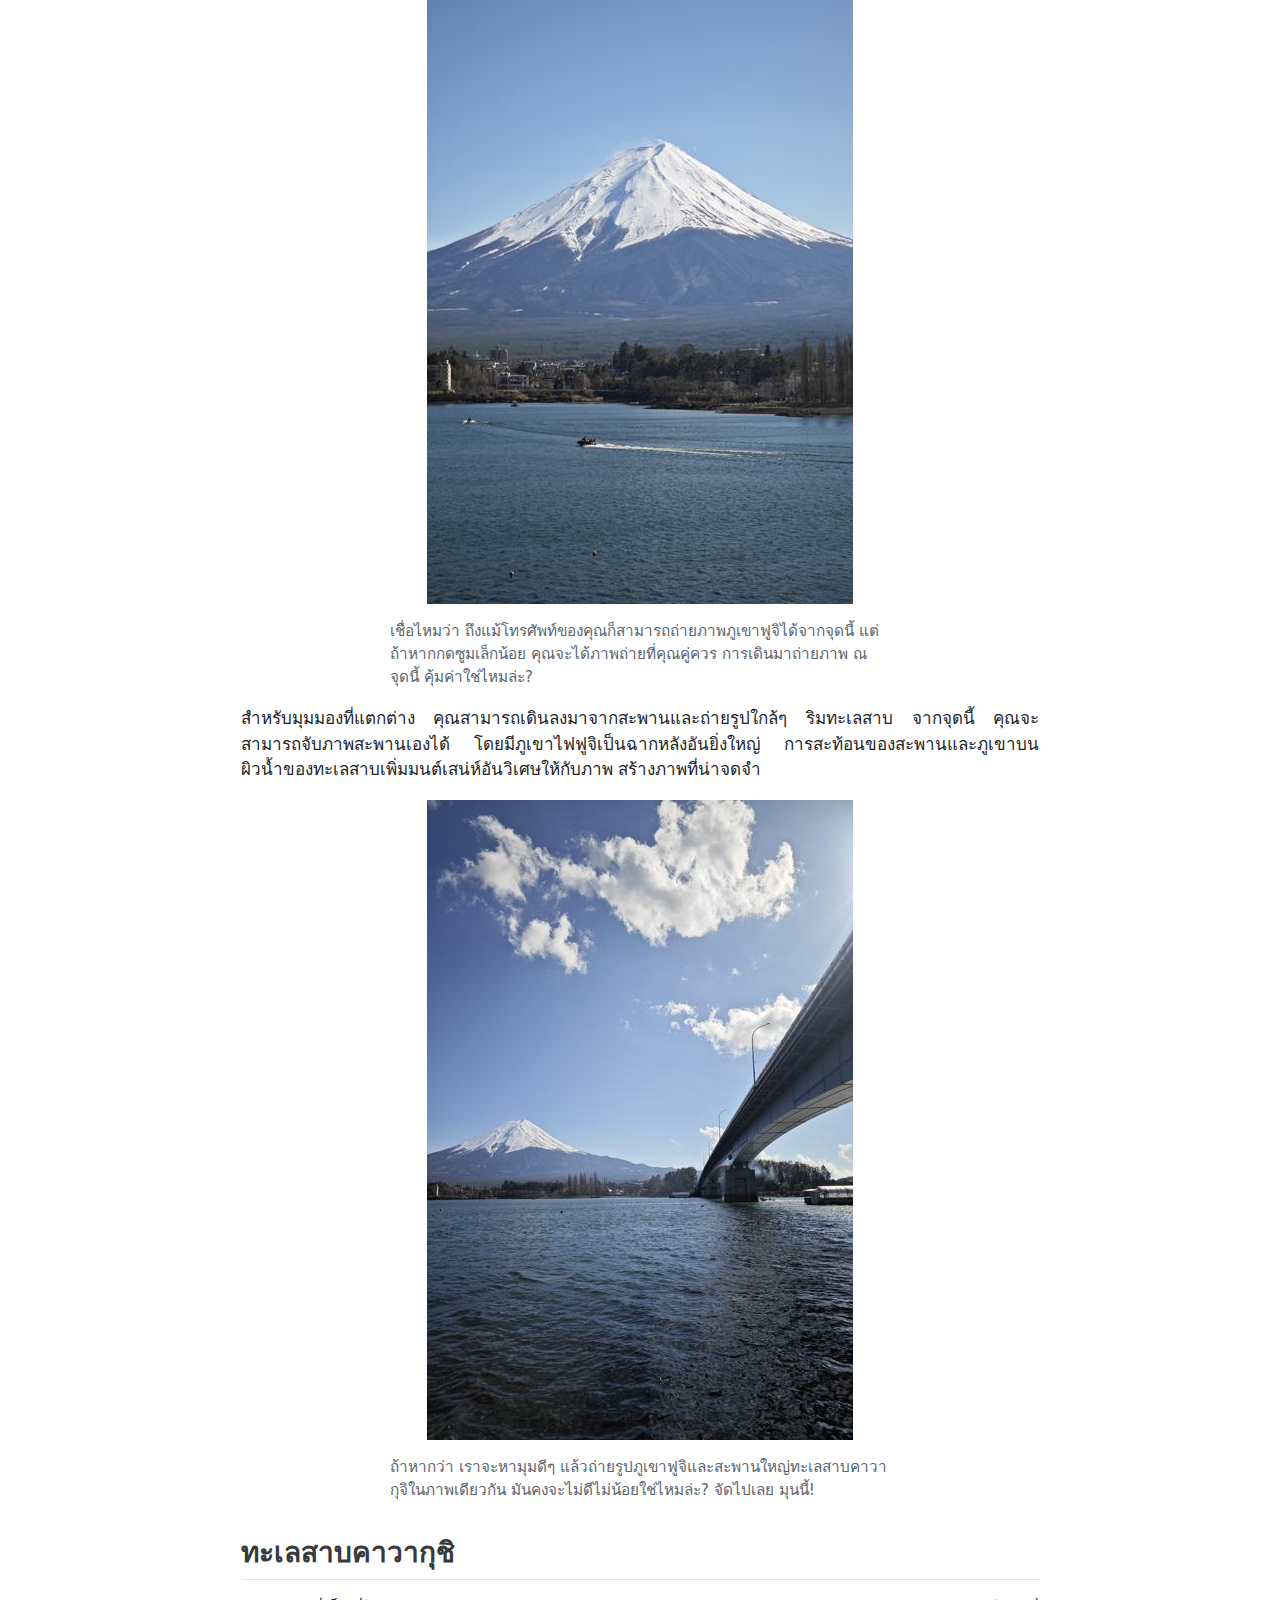
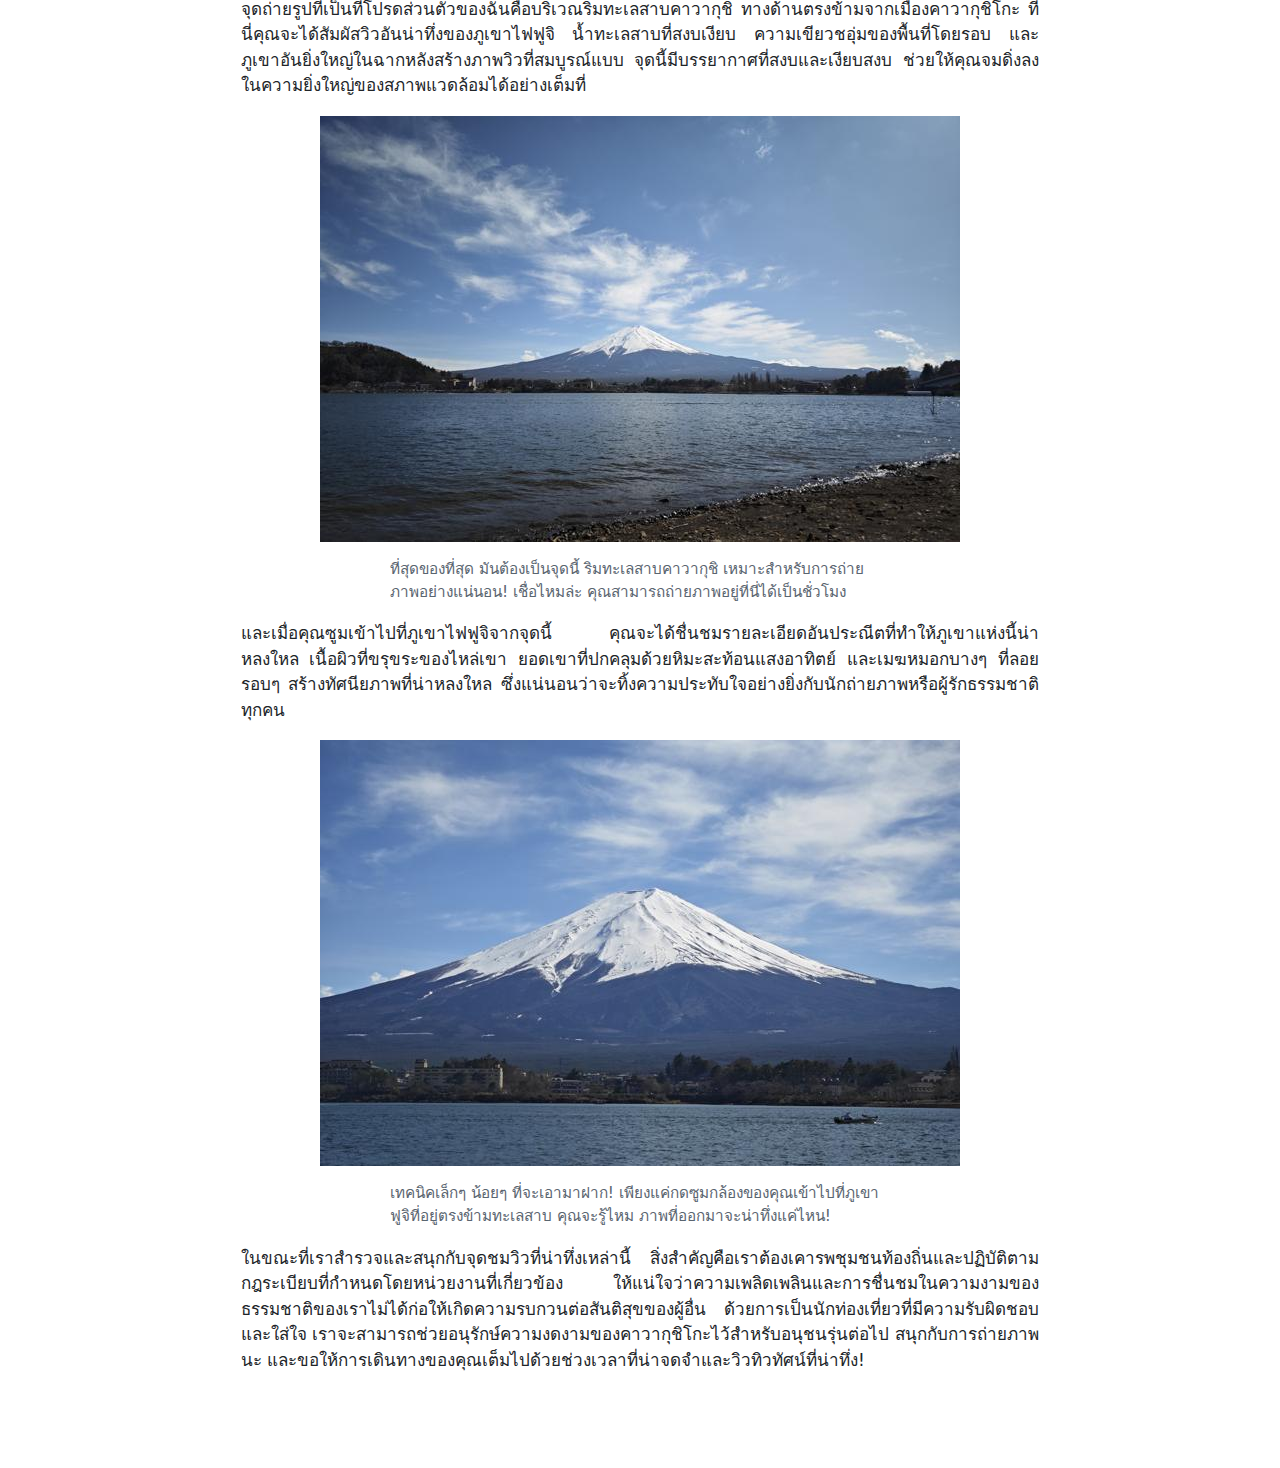
<file: th/posts/20240329_kawaguchigo_jp/index.html>
<!DOCTYPE html>
<html xmlns="http://www.w3.org/1999/xhtml" lang="th" xml:lang="th"><head>

<meta charset="utf-8">
<meta name="generator" content="quarto-1.3.353">

<meta name="viewport" content="width=device-width, initial-scale=1.0, user-scalable=yes">

<meta name="author" content="บรักเกิล">
<meta name="dcterms.date" content="2024-05-23">
<meta name="keywords" content="“ฟูจิคาวากุจิโกะ”, “ลอว์สัน สถานีคาวากุจิโกะ”, “ลอว์สัน คาวากุจิโกะ”, “ญี่ปุ่น”, “ความน่าดึงดูดของนักท่องเที่ยว”, “สถานที่ท่องเที่ยว”, “ทะเลสาบคาวากุจิ”, “ภูเขาไฟฟูจิ”, “ลอว์สัน ภูเขาไฟฟูจิ”, “ฟูจิคาวากุจิโกะ”, “ลอว์สันญี่ปุ่น”, “ญี่ปุ่น ภูเขาไฟฟูจิ”">
<meta name="description" content="ไม่ง้อลอว์สัน! ทางเลือกใหม่สำหรับการตระเวนถ่ายรูปในเมืองคาวากุชิโกะ รับรองได้มุมที่แตกต่างของภูเขาไฟฟูจิอย่างแน่นอน">





<meta name="twitter:image:src" content="https:///images/site/favicon/favicon-96x96.png&quot;">





<meta property="og:type" content="website">



<meta property="og:image" content="https:///images/site/favicon/favicon-96x96.png">



<meta property="og:url" content="https:///">


<meta name="robots" content="max-snippet:-1, max-image-preview:large, max-video-preview:-1">
<meta name="robots" content="index,follow">

<link rel="apple-touch-icon" sizes="57x57" href="../../images/site/favicon/favicon-57x57.png">
<link rel="apple-touch-icon" sizes="114x114" href="../../images/site/favicon/favicon-114x114.png">
<link rel="apple-touch-icon" sizes="72x72" href="../../images/site/favicon/favicon-72x72.png">
<link rel="apple-touch-icon" sizes="144x144" href="../../images/site/favicon/favicon-144x144.png">
<link rel="apple-touch-icon" sizes="60x60" href="../../images/site/favicon/favicon-60x60.png">
<link rel="apple-touch-icon" sizes="120x120" href="../../images/site/favicon/favicon-120x120.png">
<link rel="apple-touch-icon" sizes="76x76" href="../../images/site/favicon/favicon-76x76.png">
<link rel="apple-touch-icon" sizes="152x152" href="../../images/site/favicon/favicon-152x152.png">
<link rel="icon" type="image/png" href="../../images/site/favicon/favicon-96x96.png" sizes="96x96">
<link rel="icon" type="image/png" href="../../images/site/favicon/favicon-32x32.png" sizes="32x32">
<link rel="icon" type="image/png" href="../../images/site/favicon/favicon-16x16.png" sizes="16x16">
<meta name="msapplication-TileColor" content="#EDF0F5">
<meta name="msapplication-TileImage" content="/images/site/favicon/favicon-70x70.png">
<meta name="msapplication-TileImage" content="/images/site/favicon/favicon-144x144.png">
<meta name="msapplication-TileImage" content="/images/site/favicon/favicon-150x150.png">
<meta name="msapplication-TileImage" content="/images/site/favicon/favicon-310x310.png">

<title>BRUGGLE - จุดถ่ายรูปเด็ดในเมืองคาวากุชิโกะ</title>
<style>
code{white-space: pre-wrap;}
span.smallcaps{font-variant: small-caps;}
div.columns{display: flex; gap: min(4vw, 1.5em);}
div.column{flex: auto; overflow-x: auto;}
div.hanging-indent{margin-left: 1.5em; text-indent: -1.5em;}
ul.task-list{list-style: none;}
ul.task-list li input[type="checkbox"] {
  width: 0.8em;
  margin: 0 0.8em 0.2em -1em; /* quarto-specific, see https://github.com/quarto-dev/quarto-cli/issues/4556 */ 
  vertical-align: middle;
}
</style>


<script src="../../site_libs/quarto-nav/quarto-nav.js"></script>
<script src="../../site_libs/quarto-nav/headroom.min.js"></script>
<script src="../../site_libs/clipboard/clipboard.min.js"></script>
<script src="../../site_libs/quarto-search/autocomplete.umd.js"></script>
<script src="../../site_libs/quarto-search/fuse.min.js"></script>
<script src="../../site_libs/quarto-search/quarto-search.js"></script>
<meta name="quarto:offset" content="../../">
<link href="../../images/site/favicon/favicon.png" rel="icon" type="image/png">
<script src="../../site_libs/quarto-html/quarto.js"></script>
<script src="../../site_libs/quarto-html/popper.min.js"></script>
<script src="../../site_libs/quarto-html/tippy.umd.min.js"></script>
<script src="../../site_libs/quarto-html/anchor.min.js"></script>
<link href="../../site_libs/quarto-html/tippy.css" rel="stylesheet">
<link href="../../site_libs/quarto-html/quarto-syntax-highlighting.css" rel="stylesheet" id="quarto-text-highlighting-styles">
<script src="../../site_libs/bootstrap/bootstrap.min.js"></script>
<link href="../../site_libs/bootstrap/bootstrap-icons.css" rel="stylesheet">
<link href="../../site_libs/bootstrap/bootstrap.min.css" rel="stylesheet" id="quarto-bootstrap" data-mode="light">
<link href="../../site_libs/quarto-contrib/social-share-0.1.0/social-share.css" rel="stylesheet">
<link href="../../site_libs/quarto-contrib/social-share-0.1.0/all.css" rel="stylesheet">
<script id="quarto-search-options" type="application/json">{
  "location": "navbar",
  "copy-button": false,
  "collapse-after": 3,
  "panel-placement": "end",
  "type": "overlay",
  "limit": 20,
  "language": {
    "search-no-results-text": "No results",
    "search-matching-documents-text": "matching documents",
    "search-copy-link-title": "Copy link to search",
    "search-hide-matches-text": "Hide additional matches",
    "search-more-match-text": "more match in this document",
    "search-more-matches-text": "more matches in this document",
    "search-clear-button-title": "Clear",
    "search-detached-cancel-button-title": "Cancel",
    "search-submit-button-title": "Submit"
  }
}</script>
<script async="" src="https://www.googletagmanager.com/gtag/js?id=G-D5RWZ9VFH7"></script>

<script type="text/javascript">

window.dataLayer = window.dataLayer || [];
function gtag(){dataLayer.push(arguments);}
gtag('js', new Date());
gtag('config', 'G-D5RWZ9VFH7', { 'anonymize_ip': true});
</script>
<script>
// Custom Script 



</script>


<link rel="stylesheet" href="../../css/styles.css">
</head>

<body class="nav-fixed fullcontent">

<div id="quarto-search-results"></div>
  <header id="quarto-header" class="headroom fixed-top">
    <nav class="navbar navbar-expand-lg navbar-dark ">
      <div class="navbar-container container-fluid">
      <div class="navbar-brand-container">
    <a class="navbar-brand" href="../../index.html">
    <span class="navbar-title">BRUGGLE</span>
    </a>
  </div>
            <div id="quarto-search" class="" title="Search"></div>
          <button class="navbar-toggler" type="button" data-bs-toggle="collapse" data-bs-target="#navbarCollapse" aria-controls="navbarCollapse" aria-expanded="false" aria-label="Toggle navigation" onclick="if (window.quartoToggleHeadroom) { window.quartoToggleHeadroom(); }">
  <span class="navbar-toggler-icon"></span>
</button>
          <div class="collapse navbar-collapse" id="navbarCollapse">
            <ul class="navbar-nav navbar-nav-scroll ms-auto">
  <li class="nav-item">
    <a class="nav-link" href="https://www.youtube.com/channel/UCtKqWQ4l-cpc3dh3861WXfg" rel="" target=""><i class="bi bi-youtube" role="img">
</i> 
 <span class="menu-text"><span class="citation" data-cites="bruggle.official">@bruggle.official</span></span></a>
  </li>  
  <li class="nav-item">
    <a class="nav-link" href="https://www.facebook.com/kavin.travel" rel="" target=""><i class="bi bi-facebook" role="img">
</i> 
 <span class="menu-text">กวิน กินเที่ยวถูก</span></a>
  </li>  
  <li class="nav-item">
    <a class="nav-link" href="https://www.tiktok.com/@bruggle.official" rel="" target=""><i class="bi bi-tiktok" role="img">
</i> 
 <span class="menu-text"><span class="citation" data-cites="bruggle.official">@bruggle.official</span></span></a>
  </li>  
  <li class="nav-item">
    <a class="nav-link" href="https://www.instagram.com/bruggle.official" rel="" target=""><i class="bi bi-instagram" role="img">
</i> 
 <span class="menu-text">bruggle.official</span></a>
  </li>  
  <li class="nav-item">
    <a class="nav-link" href="../../../index.html" rel="" target=""><i class="bi bi-globe" role="img">
</i> 
 <span class="menu-text">English</span></a>
  </li>  
</ul>
            <div class="quarto-navbar-tools">
</div>
          </div> <!-- /navcollapse -->
      </div> <!-- /container-fluid -->
    </nav>
</header>
<!-- content -->
<header id="title-block-header" class="quarto-title-block default page-columns page-full">
  <div class="quarto-title-banner page-columns page-full">
    <div class="quarto-title column-body">
      <h1 class="title">จุดถ่ายรูปเด็ดในเมืองคาวากุชิโกะ</h1>
            <p class="subtitle lead">ไม่ง้อลอว์สัน! ทางเลือกใหม่สำหรับการตระเวนถ่ายรูปในเมืองคาวากุชิโกะ รับรองได้มุมที่แตกต่างของภูเขาไฟฟูจิอย่างแน่นอน</p>
                                <div class="quarto-categories">
                <div class="quarto-category">ญี่ปุ่น</div>
                <div class="quarto-category">สถานที่ท่องเที่ยว</div>
              </div>
                  </div>
  </div>
    
  
  <div class="quarto-title-meta">

      <div>
      <div class="quarto-title-meta-heading">Author</div>
      <div class="quarto-title-meta-contents">
               <p>โดย บรักเกิล </p>
            </div>
    </div>
      
      <div>
      <div class="quarto-title-meta-heading">Published</div>
      <div class="quarto-title-meta-contents">
        <p class="date">23 พฤษภาคม 2567</p>
      </div>
    </div>
    
      <div>
      <div class="quarto-title-meta-heading">Modified</div>
      <div class="quarto-title-meta-contents">
        <p class="date-modified">27 พฤษภาคม 2567</p>
      </div>
    </div>
      
    </div>
    
  
  </header><div id="quarto-content" class="quarto-container page-columns page-rows-contents page-layout-article page-navbar">
<!-- sidebar -->
<!-- margin-sidebar -->
    
<!-- main -->
<main class="content quarto-banner-title-block" id="quarto-document-content">
<div class="page-columns page-rows-contents page-layout-article"><div class="social-share"><a href="https://twitter.com/share?url=https://www.bruggle.com/th/posts/20240329_kawaguchigo_jp/&amp;text=จุดถ่ายรูปเด็ดที่ไม่มีคนมากนัก ทางเลือกใหม่ในเมืองคาวากุชิโกะสำหรับมุมมองที่แตกต่างของภูเขาไฟฟูจิ" target="_blank" class="twitter"><i class="fab fa-twitter fa-fw fa-lg"></i></a><a href="https://www.linkedin.com/shareArticle?url=https://www.bruggle.com/th/posts/20240329_kawaguchigo_jp/&amp;title=จุดถ่ายรูปเด็ดที่ไม่มีคนมากนัก ทางเลือกใหม่ในเมืองคาวากุชิโกะสำหรับมุมมองที่แตกต่างของภูเขาไฟฟูจิ" target="_blank" class="linkedin"><i class="fa-brands fa-linkedin-in fa-fw fa-lg"></i></a>  <a href="mailto:?subject=จุดถ่ายรูปเด็ดที่ไม่มีคนมากนัก ทางเลือกใหม่ในเมืองคาวากุชิโกะสำหรับมุมมองที่แตกต่างของภูเขาไฟฟูจิ&amp;body=Check out this link:https://www.bruggle.com/th/posts/20240329_kawaguchigo_jp/" target="_blank" class="email"><i class="fa-solid fa-envelope fa-fw fa-lg"></i></a><a href="https://www.facebook.com/sharer.php?u=https://www.bruggle.com/th/posts/20240329_kawaguchigo_jp/" target="_blank" class="facebook"><i class="fab fa-facebook-f fa-fw fa-lg"></i></a><a href="https://reddit.com/submit?url=https://www.bruggle.com/th/posts/20240329_kawaguchigo_jp/&amp;title=จุดถ่ายรูปเด็ดที่ไม่มีคนมากนัก ทางเลือกใหม่ในเมืองคาวากุชิโกะสำหรับมุมมองที่แตกต่างของภูเขาไฟฟูจิ" target="_blank" class="reddit">   <i class="fa-brands fa-reddit-alien fa-fw fa-lg"></i></a><a href="https://www.stumbleupon.com/submit?url=https://www.bruggle.com/th/posts/20240329_kawaguchigo_jp/&amp;title=จุดถ่ายรูปเด็ดที่ไม่มีคนมากนัก ทางเลือกใหม่ในเมืองคาวากุชิโกะสำหรับมุมมองที่แตกต่างของภูเขาไฟฟูจิ" target="_blank" class="stumbleupon"><i class="fa-brands fa-stumbleupon fa-fw fa-lg"></i></a><a href="https://www.tumblr.com/share/link?url=https://www.bruggle.com/th/posts/20240329_kawaguchigo_jp/&amp;name=จุดถ่ายรูปเด็ดที่ไม่มีคนมากนัก ทางเลือกใหม่ในเมืองคาวากุชิโกะสำหรับมุมมองที่แตกต่างของภูเขาไฟฟูจิ" target="_blank" class="tumblr"><i class="fa-brands fa-tumblr fa-fw fa-lg"></i></a><a href="javascript:void(0);" onclick="var mastodon_instance=prompt('Mastodon Instance / Server Name?'); if(typeof mastodon_instance==='string' &amp;&amp; mastodon_instance.length){this.href='https://'+mastodon_instance+'/share?text=จุดถ่ายรูปเด็ดที่ไม่มีคนมากนัก ทางเลือกใหม่ในเมืองคาวากุชิโกะสำหรับมุมมองที่แตกต่างของภูเขาไฟฟูจิ https://www.bruggle.com/th/posts/20240329_kawaguchigo_jp/'}else{return false;}" target="_blank" class="mastodon"><i class="fa-brands fa-mastodon fa-fw fa-lg"></i></a></div></div>




<div class="quarto-figure quarto-figure-center">
<figure class="figure">
<p><img src="IMG_20240329_162047.jpeg" class="img-fluid figure-img"></p>
<figcaption class="figure-caption">จุดถ่ายรูปยอดนิยมที่แออัดอยู่หน้าร้านสะดวกซื้อลอว์สัน สร้างความเดือดร้อนให้คนในพื้นที่ เนื่องจากนักท่องเที่ยวบางคนไม่เคารพกฎจราจรและส่งเสียงดัง</figcaption>
</figure>
</div>
<p>ล่าสุดในประเทศญี่ปุ่น รัฐบาลท้องถิ่นของคาวากุชิโกะได้ตัดสินใจที่ก่อให้เกิดการสนทนาอย่างมาก พวกเขาตัดสินใจที่จะสร้างรั้วกั้นเพื่อบดบังทัศนียภาพของภูเขาไฟฟูจิอันเป็นสัญลักษณ์ที่จุดถ่ายรูปยอดนิยมหน้าร้าน Lawson การตัดสินใจนี้ไม่ได้ทำอย่างรวดเร็ว มันเป็นการตอบสนองต่อการแห่เข้ามาของนักท่องเที่ยวจำนวนมหาศาลที่ด้วยความกระตือรือร้นของพวกเขาบ่อยครั้งก่อให้เกิดปัญหาเช่นมลพิษทางเสียงและการละเมิดกฎจราจร จุดนี้ที่เคยเป็นสัญลักษณ์แห่งความงามอันสงบได้กลายเป็นแหล่งความขัดแย้งระหว่างชาวบ้านที่อาศัยอยู่ในคาวากุชิโกะและนักท่องเที่ยวที่มาเยือน</p>
<p>อย่างไรก็ตาม หากคุณกังวลว่าจะพลาดความงดงามของคาวากุชิโกะและภูเขาไฟฟูจิ อย่ากลัว มีจุดถ่ายรูปทางเลือกมากมายที่มีวิวทิวทัศน์ที่น่าหลงใหลไม่แพ้กัน</p>
<section id="สถานคาวากชโกะ" class="level2">
<h2 class="anchored" data-anchor-id="สถานคาวากชโกะ">สถานีคาวากุชิโกะ</h2>
<p>สถานีรถไฟหลักของคาวากุชิโกะมากกว่าเป็นเพียงจุดขนส่ง ด้านหน้าสถานีคุณจะพบจุดถ่ายรูปที่ยอดเยี่ยมซึ่งผสมผสานพลังงานของสถานีที่คึกคักกับความงดงามอันสงบของภูเขาไฟฟูจิในระยะไกล ความตัดกันระหว่างสถาปัตยกรรมสมัยใหม่และสิ่งมหัศจรรย์ทางธรรมชาติอันยั่งยืนสร้างองค์ประกอบที่ไม่ซ้ำใครซึ่งจับประเด็นแก่นแท้ของคาวากุชิโกะ</p>
<div class="quarto-figure quarto-figure-center">
<figure class="figure">
<p><img src="IMG_20240329_165236.jpeg" class="img-fluid figure-img"></p>
<figcaption class="figure-caption">ภาพสถานที่ถ่ายภาพภูเขาไฟฟูจิ ฝั่งตรงข้ามสถานีรถไฟคาวากุชิโกะ เพียงรอสัญญาณไฟแดงไม่กี่วินาที ขณะรถหยุดอยู่ ก็สามารถเก็บภาพวิวภูเขาไฟฟูจิอันงดงามในมุมคลาสสิคได้</figcaption>
</figure>
</div>
<p>แม้หลังจากผ่านเครื่องตรวจตั๋วที่สถานีคาวากุชิโกะแล้ว คุณก็ยังพบจุดถ่ายรูปอีกแห่งที่มองเห็นภูเขาไฟฟูจิในมุมมองที่แตกต่าง จุดนี้ช่วยให้คุณสามารถรวมสถาปัตยกรรมเฉพาะตัวของสถานีเข้าไปในเฟรมของคุณ สร้างองค์ประกอบที่มีพลวัตและน่าสนใจในทางภาพถ่ายที่ผสมผสานองค์ประกอบที่มนุษย์สร้างขึ้นและธรรมชาติอย่างกลมกลืน</p>
<div class="quarto-figure quarto-figure-center">
<figure class="figure">
<p><img src="IMG_20240329_170613.jpeg" class="img-fluid figure-img"></p>
<figcaption class="figure-caption">แอบส่องภูเขาไฟฟูจิ ที่สถานีรถไฟคาวากุชิโกะ! หลังจากผ่านจุดตรวจตั๋ว รอจังหวะไม่มีคน แล้วเก็บภาพสวยๆ ของภูเขาไฟฟูจิได้เลย!</figcaption>
</figure>
</div>
<p>และอย่าลืมชานชาลารถไฟด้วย ในขณะที่คุณรอรถไฟ คุณสามารถถ่ายภาพวิวภูเขาไฟฟูจิที่ไม่มีสิ่งกีดขวางได้ ทำให้ชานชาลาเป็นจุดที่ดีสำหรับนักถ่ายภาพธรรมชาติ ชานชาลาให้มุมมองที่ไม่ซ้ำใคร ช่วยให้คุณจับภาพความยิ่งใหญ่ของภูเขาได้อย่างเต็มที่ โดยมีสิ่งก่อสร้างของสถานีเป็นกรอบ</p>
<div class="quarto-figure quarto-figure-center">
<figure class="figure">
<p><img src="IMG_20240329_171921.jpeg" class="img-fluid figure-img"></p>
<figcaption class="figure-caption">เป็นมากกว่าแค่วิวภูเขา! เก็บภาพมุมมองอันงดงามของภูเขาไฟฟูจิคู่กับรถไฟฟูจิ เพื่อเก็บเป็นความทรงจำอันน่าประทับใจในการเดินทางตะลุยเมืองคาวากุชิโกะ</figcaption>
</figure>
</div>
</section>
<section id="ลอวสนทางทศเหนอตะวนตก" class="level2">
<h2 class="anchored" data-anchor-id="ลอวสนทางทศเหนอตะวนตก">ลอว์สันทางทิศเหนือตะวันตก</h2>
<p>ห่างจากสถานีรถไฟหลักไฟเล็กน้อยทางทิศเหนือตะวันตก ไม่ไกลจากทะเลสาบ มีร้านลอว์สันอีกแห่งหนึ่ง ลอว์สันแห่งนี้มีผู้คนไม่พลุกพล่านมากนักและมีวิวที่สวยงามของภูเขาไฟฟูจิ ทะเลสาบที่สงบเงียบและภูเขาที่สูงสง่าสร้างภาพที่สมบูรณ์แบบ</p>
<div class="quarto-figure quarto-figure-center">
<figure class="figure">
<p><img src="IMG_20240329_153806.jpeg" class="img-fluid figure-img"></p>
<figcaption class="figure-caption">ภาพอันเงียบสงบที่หน้าร้านสะดวกซื้อลอว์สัน ตั้งอยู่ใกล้กับทะเลสาบคาวากุชิ กับวิวภูเขาไฟฟูจิอันงดงาม บรรยากาศอันเงียบสงบเหมาะสำหรับการถ่ายภาพเก็บภาพความงดงามของเมืองคาวากุชิโกะ</figcaption>
</figure>
</div>
</section>
<section id="ถนนสาย-707" class="level2">
<h2 class="anchored" data-anchor-id="ถนนสาย-707">ถนนสาย 707</h2>
<p>หากคุณเดินไปตามถนนสาย 707 คุณจะพบจุดถ่ายรูปที่ดี ถนนสายนี้ที่มีร้านค้าและร้านอาหารของชาวบ้านเรียงรายอยู่ มอบวิวที่ไม่ซ้ำใครของชีวิตในเมืองและความงดงามตามธรรมชาติ ทัศนียภาพของภูเขาไฟฟูจิจากจุดนี้แท้จริงแล้วเป็นสิ่งที่ไม่ซ้ำใคร</p>
<div class="quarto-figure quarto-figure-center">
<figure class="figure">
<p><img src="IMG_20240329_153031.jpeg" class="img-fluid figure-img"></p>
<figcaption class="figure-caption">ขณะที่คุณเดินเล่นบนถนน 707 ในเมืองคาวากุจิโกะ อย่าลืมเตรียมกล้องของคุณไว้ให้พร้อม! เพื่อถ่ายรูปภูเขาฟูจิจากมุมสวยๆ โดยที่ไม่จำเป็นต้องไปแย่งถ่ายกับมวลมหาชน คุณสามารถบรรยากาศที่สวยงามของภูเขาไฟฟูจิได้อย่างง่ายดาย</figcaption>
</figure>
</div>
</section>
<section id="สะพานใหญทะเลสาบคาวากช" class="level2">
<h2 class="anchored" data-anchor-id="สะพานใหญทะเลสาบคาวากช">สะพานใหญ่ทะเลสาบคาวากุชิ</h2>
<p>สะพานใหญ่ทะเลสาบคาวากุชิเป็นอีกหนึ่งจุดที่ยอดเยี่ยมในการจับภาพความยิ่งใหญ่ของภูเขาไฟฟูจิ จากจุดนี้บนสะพาน คุณจะได้สัมผัสวิวพาโนรามาของทะเลสาบและภูเขาในระยะไกล ความตัดกันระหว่างสิ่งก่อสร้างของมนุษย์และทัศนียภาพตามธรรมชาติสร้างภาพที่งดงามซึ่งเน้นการอยู่ร่วมกันอย่างกลมกลืนของศิลปะของมนุษย์และความงามของธรรมชาติ</p>
<div class="quarto-figure quarto-figure-center">
<figure class="figure">
<p><img src="IMG_20240329_151419.jpeg" class="img-fluid figure-img"></p>
<figcaption class="figure-caption">หากคุณเดินเล่นตามถนน 707 โดยมุ่งหน้าไปทางสะพานใหญ่ทะเลสาบคาวากุชิ คุณจะได้ชมวิวอันตระการตาของภูเขาฟูจิ ซึ่งจุดถ่ายภาพบนสะพานนั้นค่อนข้างสวยและไม่มีอะไรมาบดบัง</figcaption>
</figure>
</div>
<p>หากคุณต้องการจับภาพรายละเอียดของภูเขาไฟฟูจิ คุณสามารถซูมเข้าไปและโฟกัสที่ภูเขาเอง ยอดเขาที่ปกคลุมด้วยหิมะ เนื้อผิวที่ขรุขระของไหล่เขา และฐานป่าที่ได้รับการเปิดเผยอย่างชัดเจน เผยให้เห็นถึงความงดงามอันน่าทึ่งของสิ่งมหัศจรรย์ทางธรรมชาติแห่งนี้</p>
<div class="quarto-figure quarto-figure-center">
<figure class="figure">
<p><img src="IMG_20240329_151306.jpeg" class="img-fluid figure-img"></p>
<figcaption class="figure-caption">เชื่อไหมว่า ถึงแม้โทรศัพท์ของคุณก็สามารถถ่ายภาพภูเขาฟูจิได้จากจุดนี้ แต่ถ้าหากกดซูมเล็กน้อย คุณจะได้ภาพถ่ายที่คุณคู่ควร การเดินมาถ่ายภาพ ณ จุดนี้ คุ้มค่าใช่ไหมล่ะ?</figcaption>
</figure>
</div>
<p>สำหรับมุมมองที่แตกต่าง คุณสามารถเดินลงมาจากสะพานและถ่ายรูปใกล้ๆ ริมทะเลสาบ จากจุดนี้ คุณจะสามารถจับภาพสะพานเองได้ โดยมีภูเขาไฟฟูจิเป็นฉากหลังอันยิ่งใหญ่ การสะท้อนของสะพานและภูเขาบนผิวน้ำของทะเลสาบเพิ่มมนต์เสน่ห์อันวิเศษให้กับภาพ สร้างภาพที่น่าจดจำ</p>
<div class="quarto-figure quarto-figure-center">
<figure class="figure">
<p><img src="IMG_20240329_150254.jpeg" class="img-fluid figure-img"></p>
<figcaption class="figure-caption">ถ้าหากว่า เราจะหามุมดีๆ แล้วถ่ายรูปภูเขาฟูจิและสะพานใหญ่ทะเลสาบคาวากุจิในภาพเดียวกัน มันคงจะไม่ดีไม่น้อยใช่ไหมล่ะ? จัดไปเลย มุนนี้!</figcaption>
</figure>
</div>
</section>
<section id="ทะเลสาบคาวากช" class="level2">
<h2 class="anchored" data-anchor-id="ทะเลสาบคาวากช">ทะเลสาบคาวากุชิ</h2>
<p>จุดถ่ายรูปที่เป็นที่โปรดส่วนตัวของฉันคือบริเวณริมทะเลสาบคาวากุชิ ทางด้านตรงข้ามจากเมืองคาวากุชิโกะ ที่นี่คุณจะได้สัมผัสวิวอันน่าทึ่งของภูเขาไฟฟูจิ น้ำทะเลสาบที่สงบเงียบ ความเขียวชอุ่มของพื้นที่โดยรอบ และภูเขาอันยิ่งใหญ่ในฉากหลังสร้างภาพวิวที่สมบูรณ์แบบ จุดนี้มีบรรยากาศที่สงบและเงียบสงบ ช่วยให้คุณจมดิ่งลงในความยิ่งใหญ่ของสภาพแวดล้อมได้อย่างเต็มที่</p>
<div class="quarto-figure quarto-figure-center">
<figure class="figure">
<p><img src="IMG_20240329_143644.jpeg" class="img-fluid figure-img"></p>
<figcaption class="figure-caption">ที่สุดของที่สุด มันต้องเป็นจุดนี้ ริมทะเลสาบคาวากุชิ เหมาะสำหรับการถ่ายภาพอย่างแน่นอน! เชื่อไหมล่ะ คุณสามารถถ่ายภาพอยู่ที่นี่ได้เป็นชั่วโมง</figcaption>
</figure>
</div>
<p>และเมื่อคุณซูมเข้าไปที่ภูเขาไฟฟูจิจากจุดนี้ คุณจะได้ชื่นชมรายละเอียดอันประณีตที่ทำให้ภูเขาแห่งนี้น่าหลงใหล เนื้อผิวที่ขรุขระของไหล่เขา ยอดเขาที่ปกคลุมด้วยหิมะสะท้อนแสงอาทิตย์ และเมฆหมอกบางๆ ที่ลอยรอบๆ สร้างทัศนียภาพที่น่าหลงใหล ซึ่งแน่นอนว่าจะทิ้งความประทับใจอย่างยิ่งกับนักถ่ายภาพหรือผู้รักธรรมชาติทุกคน</p>
<div class="quarto-figure quarto-figure-center">
<figure class="figure">
<p><img src="IMG_20240329_143516.jpeg" class="img-fluid figure-img"></p>
<figcaption class="figure-caption">เทคนิคเล็กๆ น้อยๆ ที่จะเอามาฝาก! เพียงแค่กดซูมกล้องของคุณเข้าไปที่ภูเขาฟูจิที่อยู่ตรงข้ามทะเลสาบ คุณจะรู้ไหม ภาพที่ออกมาจะน่าทึ่งแค่ไหน!</figcaption>
</figure>
</div>
<p>ในขณะที่เราสำรวจและสนุกกับจุดชมวิวที่น่าทึ่งเหล่านี้ สิ่งสำคัญคือเราต้องเคารพชุมชนท้องถิ่นและปฏิบัติตามกฎระเบียบที่กำหนดโดยหน่วยงานที่เกี่ยวข้อง ให้แน่ใจว่าความเพลิดเพลินและการชื่นชมในความงามของธรรมชาติของเราไม่ได้ก่อให้เกิดความรบกวนต่อสันติสุขของผู้อื่น ด้วยการเป็นนักท่องเที่ยวที่มีความรับผิดชอบและใส่ใจ เราจะสามารถช่วยอนุรักษ์ความงดงามของคาวากุชิโกะไว้สำหรับอนุชนรุ่นต่อไป สนุกกับการถ่ายภาพนะ และขอให้การเดินทางของคุณเต็มไปด้วยช่วงเวลาที่น่าจดจำและวิวทิวทัศน์ที่น่าทึ่ง!</p>


</section>

</main> <!-- /main -->
<script id="quarto-html-after-body" type="application/javascript">
window.document.addEventListener("DOMContentLoaded", function (event) {
  const toggleBodyColorMode = (bsSheetEl) => {
    const mode = bsSheetEl.getAttribute("data-mode");
    const bodyEl = window.document.querySelector("body");
    if (mode === "dark") {
      bodyEl.classList.add("quarto-dark");
      bodyEl.classList.remove("quarto-light");
    } else {
      bodyEl.classList.add("quarto-light");
      bodyEl.classList.remove("quarto-dark");
    }
  }
  const toggleBodyColorPrimary = () => {
    const bsSheetEl = window.document.querySelector("link#quarto-bootstrap");
    if (bsSheetEl) {
      toggleBodyColorMode(bsSheetEl);
    }
  }
  toggleBodyColorPrimary();  
  const icon = "";
  const anchorJS = new window.AnchorJS();
  anchorJS.options = {
    placement: 'right',
    icon: icon
  };
  anchorJS.add('.anchored');
  const isCodeAnnotation = (el) => {
    for (const clz of el.classList) {
      if (clz.startsWith('code-annotation-')) {                     
        return true;
      }
    }
    return false;
  }
  const clipboard = new window.ClipboardJS('.code-copy-button', {
    text: function(trigger) {
      const codeEl = trigger.previousElementSibling.cloneNode(true);
      for (const childEl of codeEl.children) {
        if (isCodeAnnotation(childEl)) {
          childEl.remove();
        }
      }
      return codeEl.innerText;
    }
  });
  clipboard.on('success', function(e) {
    // button target
    const button = e.trigger;
    // don't keep focus
    button.blur();
    // flash "checked"
    button.classList.add('code-copy-button-checked');
    var currentTitle = button.getAttribute("title");
    button.setAttribute("title", "Copied!");
    let tooltip;
    if (window.bootstrap) {
      button.setAttribute("data-bs-toggle", "tooltip");
      button.setAttribute("data-bs-placement", "left");
      button.setAttribute("data-bs-title", "Copied!");
      tooltip = new bootstrap.Tooltip(button, 
        { trigger: "manual", 
          customClass: "code-copy-button-tooltip",
          offset: [0, -8]});
      tooltip.show();    
    }
    setTimeout(function() {
      if (tooltip) {
        tooltip.hide();
        button.removeAttribute("data-bs-title");
        button.removeAttribute("data-bs-toggle");
        button.removeAttribute("data-bs-placement");
      }
      button.setAttribute("title", currentTitle);
      button.classList.remove('code-copy-button-checked');
    }, 1000);
    // clear code selection
    e.clearSelection();
  });
  function tippyHover(el, contentFn) {
    const config = {
      allowHTML: true,
      content: contentFn,
      maxWidth: 500,
      delay: 100,
      arrow: false,
      appendTo: function(el) {
          return el.parentElement;
      },
      interactive: true,
      interactiveBorder: 10,
      theme: 'quarto',
      placement: 'bottom-start'
    };
    window.tippy(el, config); 
  }
  const noterefs = window.document.querySelectorAll('a[role="doc-noteref"]');
  for (var i=0; i<noterefs.length; i++) {
    const ref = noterefs[i];
    tippyHover(ref, function() {
      // use id or data attribute instead here
      let href = ref.getAttribute('data-footnote-href') || ref.getAttribute('href');
      try { href = new URL(href).hash; } catch {}
      const id = href.replace(/^#\/?/, "");
      const note = window.document.getElementById(id);
      return note.innerHTML;
    });
  }
      let selectedAnnoteEl;
      const selectorForAnnotation = ( cell, annotation) => {
        let cellAttr = 'data-code-cell="' + cell + '"';
        let lineAttr = 'data-code-annotation="' +  annotation + '"';
        const selector = 'span[' + cellAttr + '][' + lineAttr + ']';
        return selector;
      }
      const selectCodeLines = (annoteEl) => {
        const doc = window.document;
        const targetCell = annoteEl.getAttribute("data-target-cell");
        const targetAnnotation = annoteEl.getAttribute("data-target-annotation");
        const annoteSpan = window.document.querySelector(selectorForAnnotation(targetCell, targetAnnotation));
        const lines = annoteSpan.getAttribute("data-code-lines").split(",");
        const lineIds = lines.map((line) => {
          return targetCell + "-" + line;
        })
        let top = null;
        let height = null;
        let parent = null;
        if (lineIds.length > 0) {
            //compute the position of the single el (top and bottom and make a div)
            const el = window.document.getElementById(lineIds[0]);
            top = el.offsetTop;
            height = el.offsetHeight;
            parent = el.parentElement.parentElement;
          if (lineIds.length > 1) {
            const lastEl = window.document.getElementById(lineIds[lineIds.length - 1]);
            const bottom = lastEl.offsetTop + lastEl.offsetHeight;
            height = bottom - top;
          }
          if (top !== null && height !== null && parent !== null) {
            // cook up a div (if necessary) and position it 
            let div = window.document.getElementById("code-annotation-line-highlight");
            if (div === null) {
              div = window.document.createElement("div");
              div.setAttribute("id", "code-annotation-line-highlight");
              div.style.position = 'absolute';
              parent.appendChild(div);
            }
            div.style.top = top - 2 + "px";
            div.style.height = height + 4 + "px";
            let gutterDiv = window.document.getElementById("code-annotation-line-highlight-gutter");
            if (gutterDiv === null) {
              gutterDiv = window.document.createElement("div");
              gutterDiv.setAttribute("id", "code-annotation-line-highlight-gutter");
              gutterDiv.style.position = 'absolute';
              const codeCell = window.document.getElementById(targetCell);
              const gutter = codeCell.querySelector('.code-annotation-gutter');
              gutter.appendChild(gutterDiv);
            }
            gutterDiv.style.top = top - 2 + "px";
            gutterDiv.style.height = height + 4 + "px";
          }
          selectedAnnoteEl = annoteEl;
        }
      };
      const unselectCodeLines = () => {
        const elementsIds = ["code-annotation-line-highlight", "code-annotation-line-highlight-gutter"];
        elementsIds.forEach((elId) => {
          const div = window.document.getElementById(elId);
          if (div) {
            div.remove();
          }
        });
        selectedAnnoteEl = undefined;
      };
      // Attach click handler to the DT
      const annoteDls = window.document.querySelectorAll('dt[data-target-cell]');
      for (const annoteDlNode of annoteDls) {
        annoteDlNode.addEventListener('click', (event) => {
          const clickedEl = event.target;
          if (clickedEl !== selectedAnnoteEl) {
            unselectCodeLines();
            const activeEl = window.document.querySelector('dt[data-target-cell].code-annotation-active');
            if (activeEl) {
              activeEl.classList.remove('code-annotation-active');
            }
            selectCodeLines(clickedEl);
            clickedEl.classList.add('code-annotation-active');
          } else {
            // Unselect the line
            unselectCodeLines();
            clickedEl.classList.remove('code-annotation-active');
          }
        });
      }
  const findCites = (el) => {
    const parentEl = el.parentElement;
    if (parentEl) {
      const cites = parentEl.dataset.cites;
      if (cites) {
        return {
          el,
          cites: cites.split(' ')
        };
      } else {
        return findCites(el.parentElement)
      }
    } else {
      return undefined;
    }
  };
  var bibliorefs = window.document.querySelectorAll('a[role="doc-biblioref"]');
  for (var i=0; i<bibliorefs.length; i++) {
    const ref = bibliorefs[i];
    const citeInfo = findCites(ref);
    if (citeInfo) {
      tippyHover(citeInfo.el, function() {
        var popup = window.document.createElement('div');
        citeInfo.cites.forEach(function(cite) {
          var citeDiv = window.document.createElement('div');
          citeDiv.classList.add('hanging-indent');
          citeDiv.classList.add('csl-entry');
          var biblioDiv = window.document.getElementById('ref-' + cite);
          if (biblioDiv) {
            citeDiv.innerHTML = biblioDiv.innerHTML;
          }
          popup.appendChild(citeDiv);
        });
        return popup.innerHTML;
      });
    }
  }
});
</script>
</div> <!-- /content -->



</body></html>
</file>
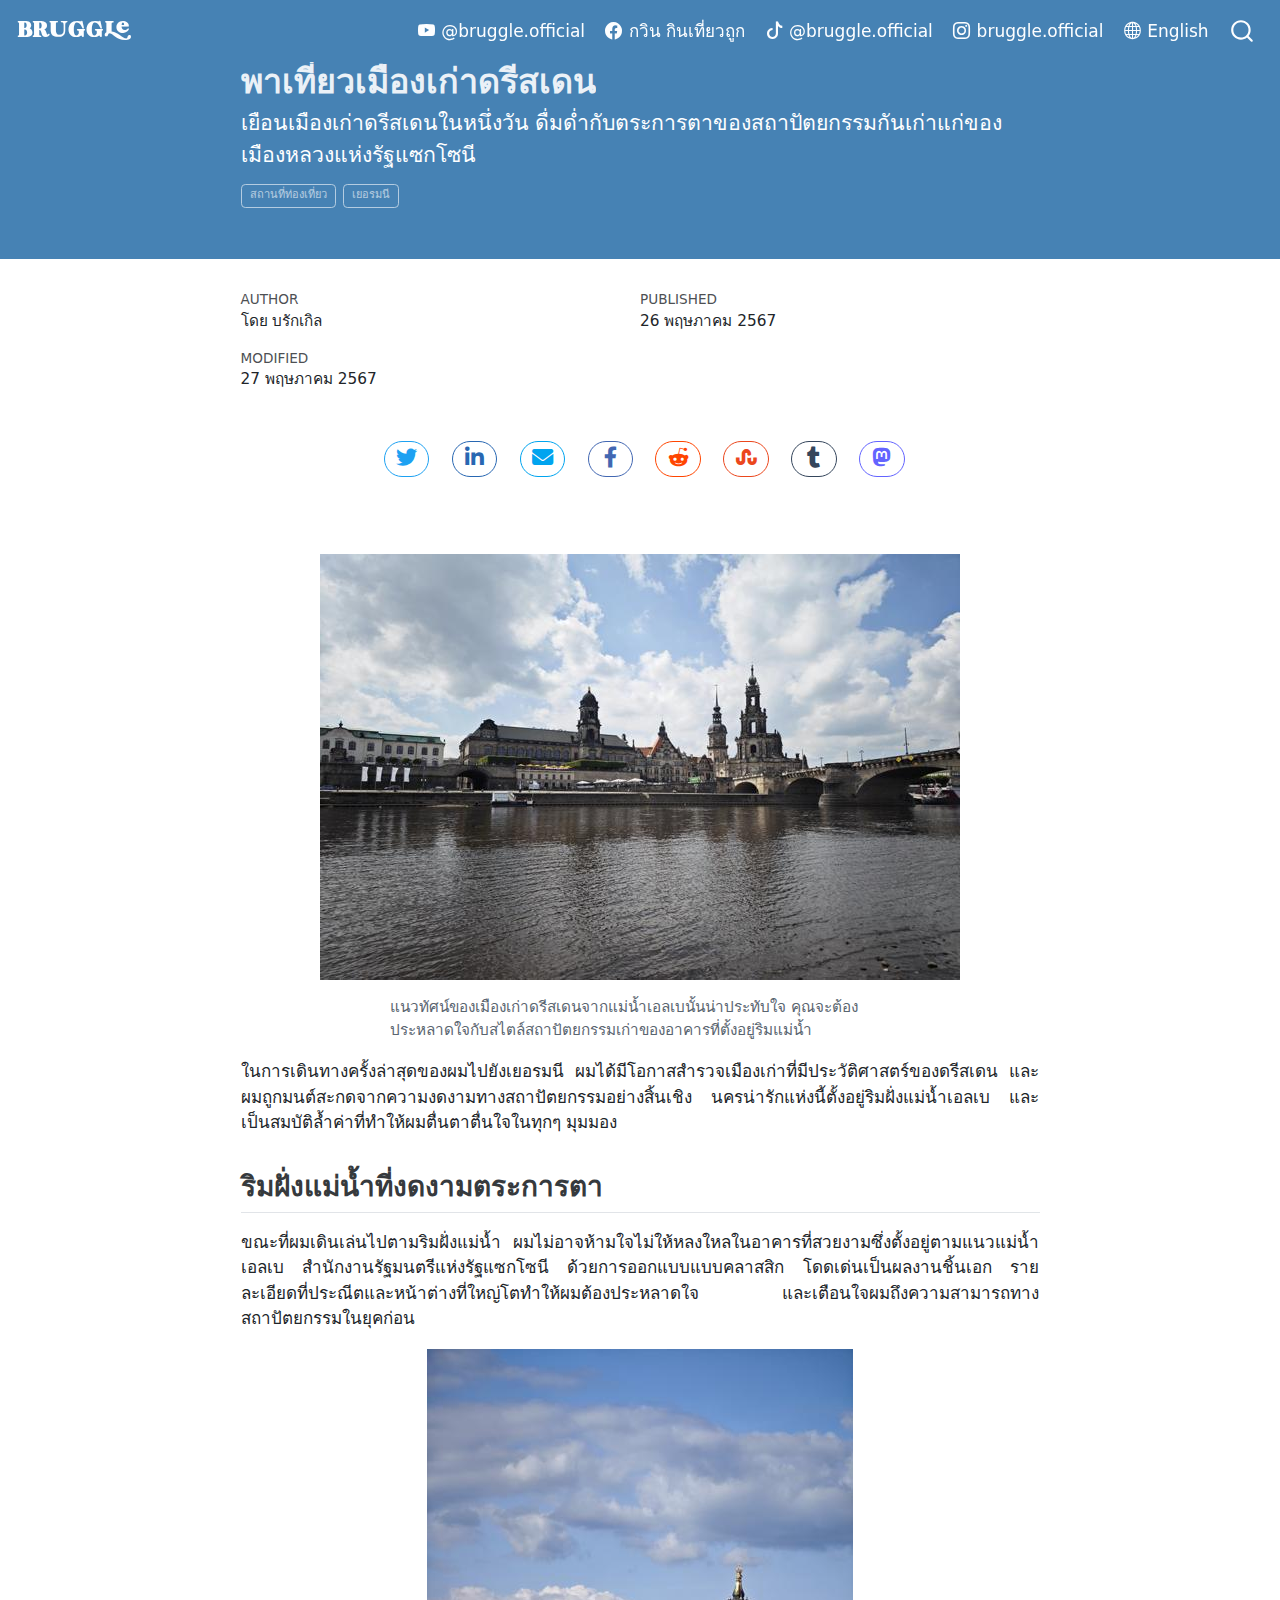
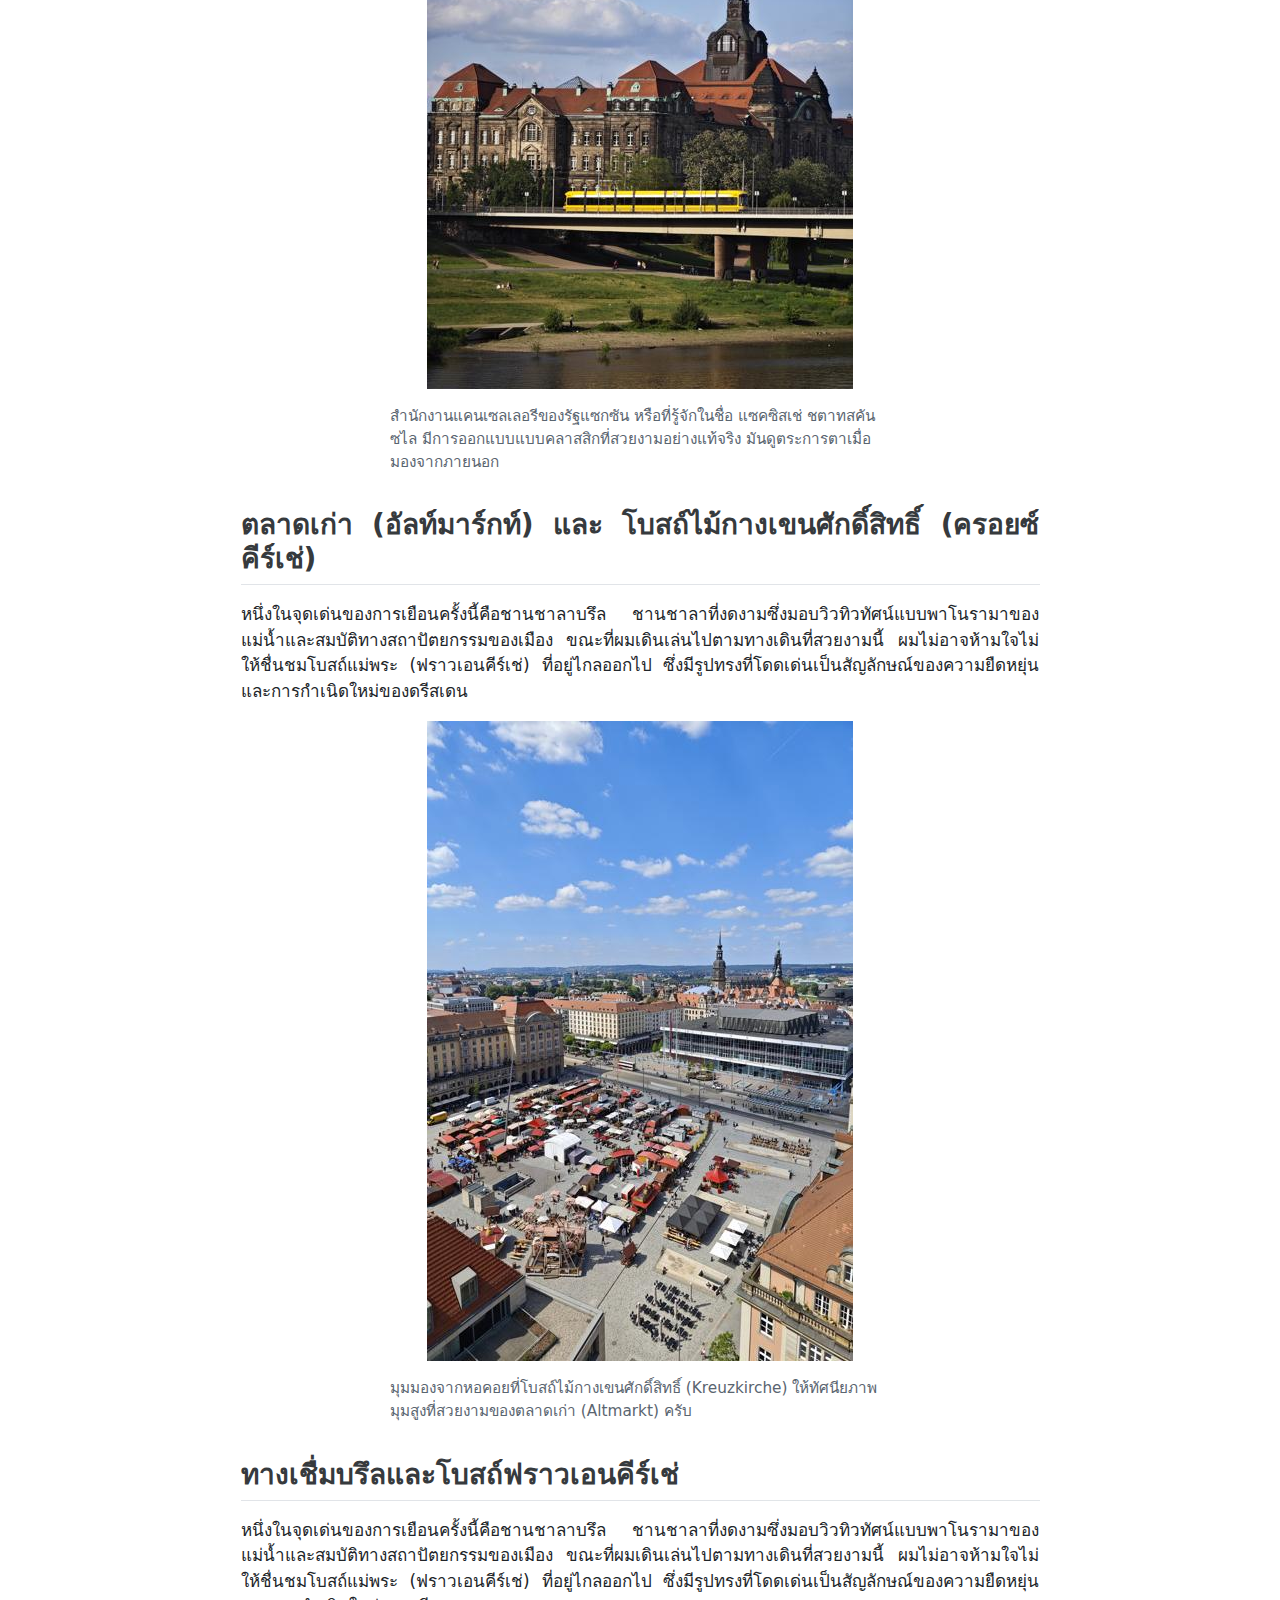
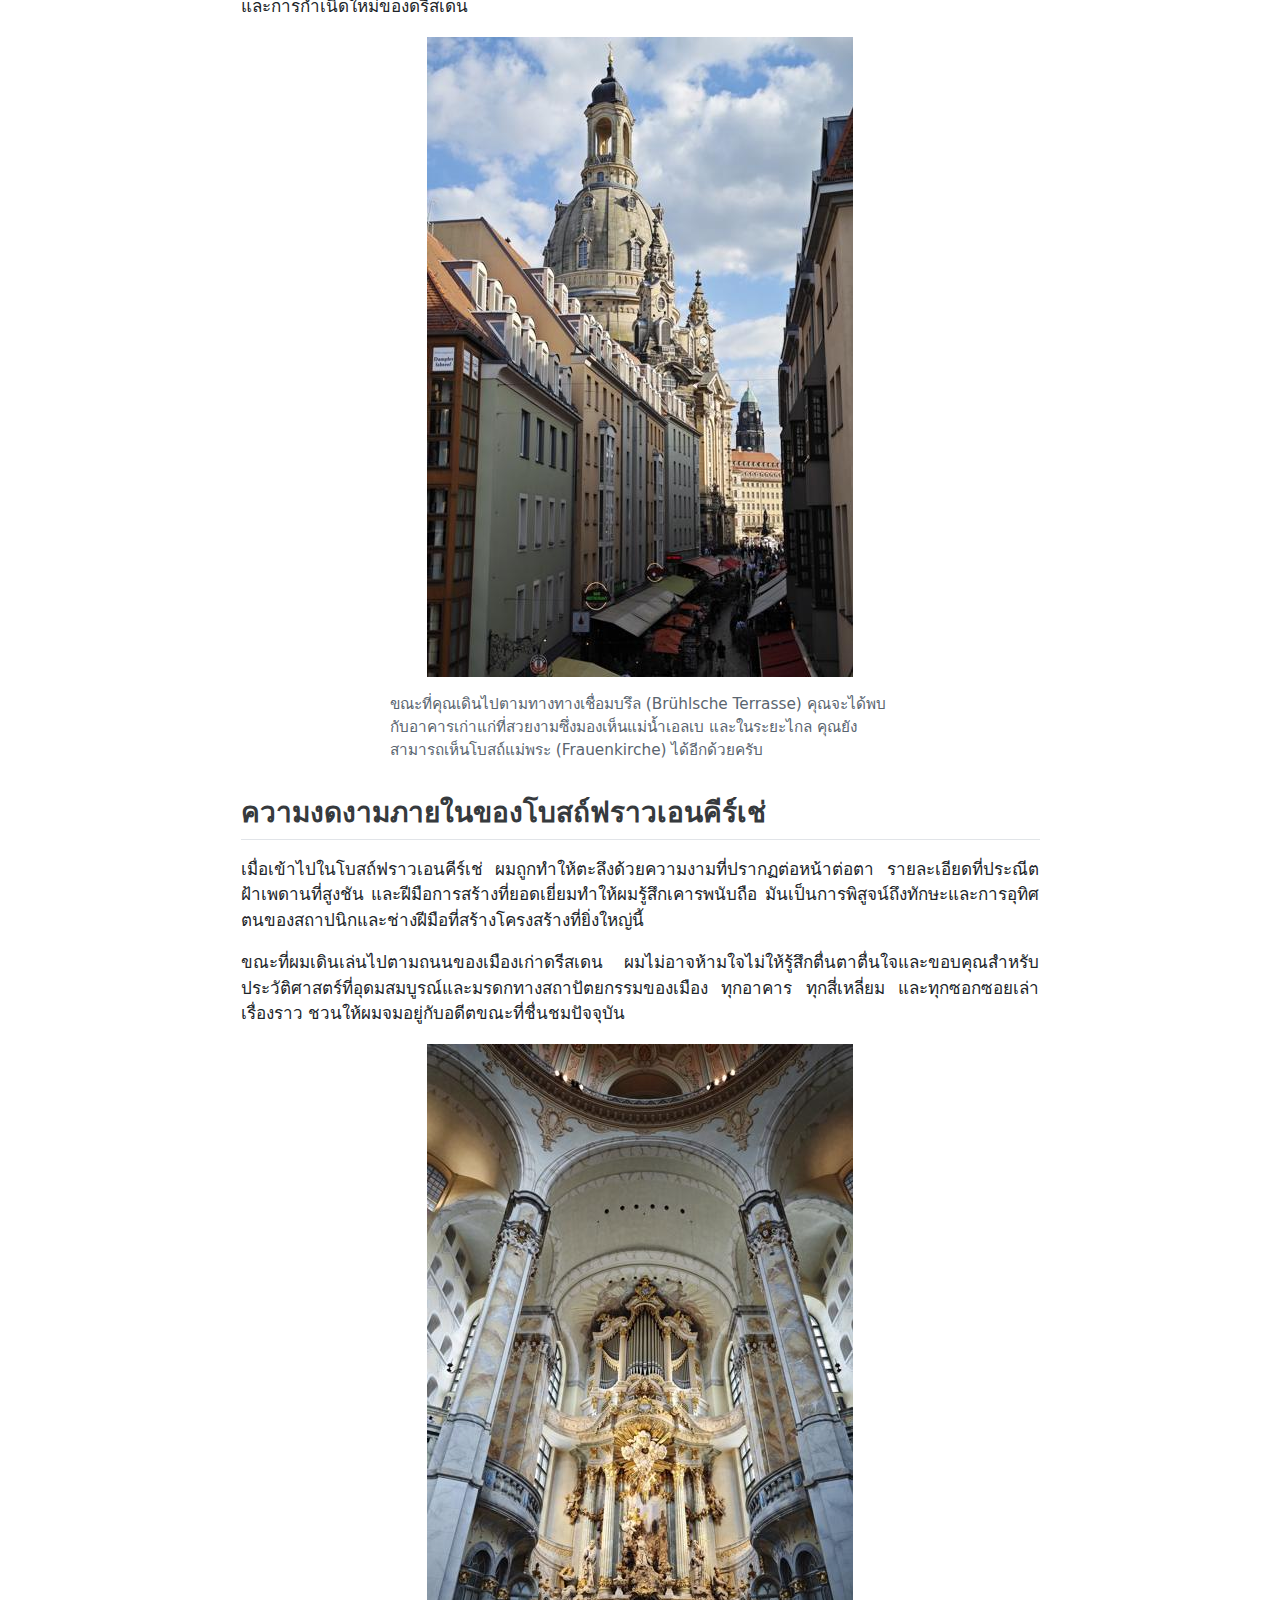
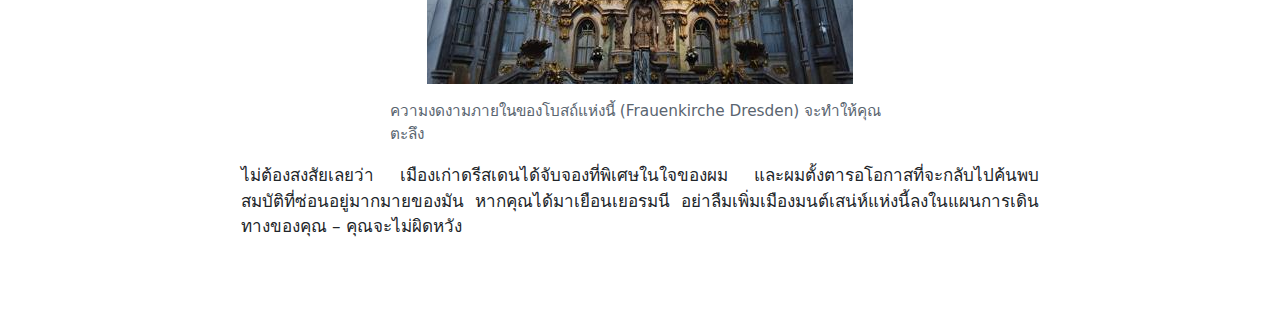
<file: th/posts/20240512_dresden_de/index.html>
<!DOCTYPE html>
<html xmlns="http://www.w3.org/1999/xhtml" lang="th" xml:lang="th"><head>

<meta charset="utf-8">
<meta name="generator" content="quarto-1.3.353">

<meta name="viewport" content="width=device-width, initial-scale=1.0, user-scalable=yes">

<meta name="author" content="บรักเกิล">
<meta name="dcterms.date" content="2024-05-26">
<meta name="keywords" content="ดรีสเดน, ความน่าดึงดูดของนักท่องเที่ยว, สถานที่ท่องเที่ยว, เยอรมนี">
<meta name="description" content="เยือนเมืองเก่าดรีสเดนในหนึ่งวัน ดื่มด่ำกับตระการตาของสถาปัตยกรรมกันเก่าแก่ของเมืองหลวงแห่งรัฐแซกโซนี">





<meta name="twitter:image:src" content="https:///images/site/favicon/favicon-96x96.png&quot;">





<meta property="og:type" content="website">



<meta property="og:image" content="https:///images/site/favicon/favicon-96x96.png">



<meta property="og:url" content="https:///">


<meta name="robots" content="max-snippet:-1, max-image-preview:large, max-video-preview:-1">
<meta name="robots" content="index,follow">

<link rel="apple-touch-icon" sizes="57x57" href="../../images/site/favicon/favicon-57x57.png">
<link rel="apple-touch-icon" sizes="114x114" href="../../images/site/favicon/favicon-114x114.png">
<link rel="apple-touch-icon" sizes="72x72" href="../../images/site/favicon/favicon-72x72.png">
<link rel="apple-touch-icon" sizes="144x144" href="../../images/site/favicon/favicon-144x144.png">
<link rel="apple-touch-icon" sizes="60x60" href="../../images/site/favicon/favicon-60x60.png">
<link rel="apple-touch-icon" sizes="120x120" href="../../images/site/favicon/favicon-120x120.png">
<link rel="apple-touch-icon" sizes="76x76" href="../../images/site/favicon/favicon-76x76.png">
<link rel="apple-touch-icon" sizes="152x152" href="../../images/site/favicon/favicon-152x152.png">
<link rel="icon" type="image/png" href="../../images/site/favicon/favicon-96x96.png" sizes="96x96">
<link rel="icon" type="image/png" href="../../images/site/favicon/favicon-32x32.png" sizes="32x32">
<link rel="icon" type="image/png" href="../../images/site/favicon/favicon-16x16.png" sizes="16x16">
<meta name="msapplication-TileColor" content="#EDF0F5">
<meta name="msapplication-TileImage" content="/images/site/favicon/favicon-70x70.png">
<meta name="msapplication-TileImage" content="/images/site/favicon/favicon-144x144.png">
<meta name="msapplication-TileImage" content="/images/site/favicon/favicon-150x150.png">
<meta name="msapplication-TileImage" content="/images/site/favicon/favicon-310x310.png">

<title>BRUGGLE - พาเที่ยวเมืองเก่าดรีสเดน</title>
<style>
code{white-space: pre-wrap;}
span.smallcaps{font-variant: small-caps;}
div.columns{display: flex; gap: min(4vw, 1.5em);}
div.column{flex: auto; overflow-x: auto;}
div.hanging-indent{margin-left: 1.5em; text-indent: -1.5em;}
ul.task-list{list-style: none;}
ul.task-list li input[type="checkbox"] {
  width: 0.8em;
  margin: 0 0.8em 0.2em -1em; /* quarto-specific, see https://github.com/quarto-dev/quarto-cli/issues/4556 */ 
  vertical-align: middle;
}
</style>


<script src="../../site_libs/quarto-nav/quarto-nav.js"></script>
<script src="../../site_libs/quarto-nav/headroom.min.js"></script>
<script src="../../site_libs/clipboard/clipboard.min.js"></script>
<script src="../../site_libs/quarto-search/autocomplete.umd.js"></script>
<script src="../../site_libs/quarto-search/fuse.min.js"></script>
<script src="../../site_libs/quarto-search/quarto-search.js"></script>
<meta name="quarto:offset" content="../../">
<link href="../../images/site/favicon/favicon.png" rel="icon" type="image/png">
<script src="../../site_libs/quarto-html/quarto.js"></script>
<script src="../../site_libs/quarto-html/popper.min.js"></script>
<script src="../../site_libs/quarto-html/tippy.umd.min.js"></script>
<script src="../../site_libs/quarto-html/anchor.min.js"></script>
<link href="../../site_libs/quarto-html/tippy.css" rel="stylesheet">
<link href="../../site_libs/quarto-html/quarto-syntax-highlighting.css" rel="stylesheet" id="quarto-text-highlighting-styles">
<script src="../../site_libs/bootstrap/bootstrap.min.js"></script>
<link href="../../site_libs/bootstrap/bootstrap-icons.css" rel="stylesheet">
<link href="../../site_libs/bootstrap/bootstrap.min.css" rel="stylesheet" id="quarto-bootstrap" data-mode="light">
<link href="../../site_libs/quarto-contrib/social-share-0.1.0/social-share.css" rel="stylesheet">
<link href="../../site_libs/quarto-contrib/social-share-0.1.0/all.css" rel="stylesheet">
<script id="quarto-search-options" type="application/json">{
  "location": "navbar",
  "copy-button": false,
  "collapse-after": 3,
  "panel-placement": "end",
  "type": "overlay",
  "limit": 20,
  "language": {
    "search-no-results-text": "No results",
    "search-matching-documents-text": "matching documents",
    "search-copy-link-title": "Copy link to search",
    "search-hide-matches-text": "Hide additional matches",
    "search-more-match-text": "more match in this document",
    "search-more-matches-text": "more matches in this document",
    "search-clear-button-title": "Clear",
    "search-detached-cancel-button-title": "Cancel",
    "search-submit-button-title": "Submit"
  }
}</script>
<script async="" src="https://www.googletagmanager.com/gtag/js?id=G-D5RWZ9VFH7"></script>

<script type="text/javascript">

window.dataLayer = window.dataLayer || [];
function gtag(){dataLayer.push(arguments);}
gtag('js', new Date());
gtag('config', 'G-D5RWZ9VFH7', { 'anonymize_ip': true});
</script>
<script>
// Custom Script 



</script>


<link rel="stylesheet" href="../../css/styles.css">
</head>

<body class="nav-fixed fullcontent">

<div id="quarto-search-results"></div>
  <header id="quarto-header" class="headroom fixed-top">
    <nav class="navbar navbar-expand-lg navbar-dark ">
      <div class="navbar-container container-fluid">
      <div class="navbar-brand-container">
    <a class="navbar-brand" href="../../index.html">
    <span class="navbar-title">BRUGGLE</span>
    </a>
  </div>
            <div id="quarto-search" class="" title="Search"></div>
          <button class="navbar-toggler" type="button" data-bs-toggle="collapse" data-bs-target="#navbarCollapse" aria-controls="navbarCollapse" aria-expanded="false" aria-label="Toggle navigation" onclick="if (window.quartoToggleHeadroom) { window.quartoToggleHeadroom(); }">
  <span class="navbar-toggler-icon"></span>
</button>
          <div class="collapse navbar-collapse" id="navbarCollapse">
            <ul class="navbar-nav navbar-nav-scroll ms-auto">
  <li class="nav-item">
    <a class="nav-link" href="https://www.youtube.com/channel/UCtKqWQ4l-cpc3dh3861WXfg" rel="" target=""><i class="bi bi-youtube" role="img">
</i> 
 <span class="menu-text"><span class="citation" data-cites="bruggle.official">@bruggle.official</span></span></a>
  </li>  
  <li class="nav-item">
    <a class="nav-link" href="https://www.facebook.com/kavin.travel" rel="" target=""><i class="bi bi-facebook" role="img">
</i> 
 <span class="menu-text">กวิน กินเที่ยวถูก</span></a>
  </li>  
  <li class="nav-item">
    <a class="nav-link" href="https://www.tiktok.com/@bruggle.official" rel="" target=""><i class="bi bi-tiktok" role="img">
</i> 
 <span class="menu-text"><span class="citation" data-cites="bruggle.official">@bruggle.official</span></span></a>
  </li>  
  <li class="nav-item">
    <a class="nav-link" href="https://www.instagram.com/bruggle.official" rel="" target=""><i class="bi bi-instagram" role="img">
</i> 
 <span class="menu-text">bruggle.official</span></a>
  </li>  
  <li class="nav-item">
    <a class="nav-link" href="../../../index.html" rel="" target=""><i class="bi bi-globe" role="img">
</i> 
 <span class="menu-text">English</span></a>
  </li>  
</ul>
            <div class="quarto-navbar-tools">
</div>
          </div> <!-- /navcollapse -->
      </div> <!-- /container-fluid -->
    </nav>
</header>
<!-- content -->
<header id="title-block-header" class="quarto-title-block default page-columns page-full">
  <div class="quarto-title-banner page-columns page-full">
    <div class="quarto-title column-body">
      <h1 class="title">พาเที่ยวเมืองเก่าดรีสเดน</h1>
            <p class="subtitle lead">เยือนเมืองเก่าดรีสเดนในหนึ่งวัน ดื่มด่ำกับตระการตาของสถาปัตยกรรมกันเก่าแก่ของเมืองหลวงแห่งรัฐแซกโซนี</p>
                                <div class="quarto-categories">
                <div class="quarto-category">สถานที่ท่องเที่ยว</div>
                <div class="quarto-category">เยอรมนี</div>
              </div>
                  </div>
  </div>
    
  
  <div class="quarto-title-meta">

      <div>
      <div class="quarto-title-meta-heading">Author</div>
      <div class="quarto-title-meta-contents">
               <p>โดย บรักเกิล </p>
            </div>
    </div>
      
      <div>
      <div class="quarto-title-meta-heading">Published</div>
      <div class="quarto-title-meta-contents">
        <p class="date">26 พฤษภาคม 2567</p>
      </div>
    </div>
    
      <div>
      <div class="quarto-title-meta-heading">Modified</div>
      <div class="quarto-title-meta-contents">
        <p class="date-modified">27 พฤษภาคม 2567</p>
      </div>
    </div>
      
    </div>
    
  
  </header><div id="quarto-content" class="quarto-container page-columns page-rows-contents page-layout-article page-navbar">
<!-- sidebar -->
<!-- margin-sidebar -->
    
<!-- main -->
<main class="content quarto-banner-title-block" id="quarto-document-content">
<div class="page-columns page-rows-contents page-layout-article"><div class="social-share"><a href="https://twitter.com/share?url=https://www.bruggle.com/th/posts/20240512_dresden_de/&amp;text=เยือนเมืองเก่าดรีสเดนในหนึ่งวัน ดื่มด่ำกับตระการตาของสถาปัตยกรรมกันเก่าแก่ของเมืองหลวงแห่งรัฐแซกโซนี" target="_blank" class="twitter"><i class="fab fa-twitter fa-fw fa-lg"></i></a><a href="https://www.linkedin.com/shareArticle?url=https://www.bruggle.com/th/posts/20240512_dresden_de/&amp;title=เยือนเมืองเก่าดรีสเดนในหนึ่งวัน ดื่มด่ำกับตระการตาของสถาปัตยกรรมกันเก่าแก่ของเมืองหลวงแห่งรัฐแซกโซนี" target="_blank" class="linkedin"><i class="fa-brands fa-linkedin-in fa-fw fa-lg"></i></a>  <a href="mailto:?subject=เยือนเมืองเก่าดรีสเดนในหนึ่งวัน ดื่มด่ำกับตระการตาของสถาปัตยกรรมกันเก่าแก่ของเมืองหลวงแห่งรัฐแซกโซนี&amp;body=Check out this link:https://www.bruggle.com/th/posts/20240512_dresden_de/" target="_blank" class="email"><i class="fa-solid fa-envelope fa-fw fa-lg"></i></a><a href="https://www.facebook.com/sharer.php?u=https://www.bruggle.com/th/posts/20240512_dresden_de/" target="_blank" class="facebook"><i class="fab fa-facebook-f fa-fw fa-lg"></i></a><a href="https://reddit.com/submit?url=https://www.bruggle.com/th/posts/20240512_dresden_de/&amp;title=เยือนเมืองเก่าดรีสเดนในหนึ่งวัน ดื่มด่ำกับตระการตาของสถาปัตยกรรมกันเก่าแก่ของเมืองหลวงแห่งรัฐแซกโซนี" target="_blank" class="reddit">   <i class="fa-brands fa-reddit-alien fa-fw fa-lg"></i></a><a href="https://www.stumbleupon.com/submit?url=https://www.bruggle.com/th/posts/20240512_dresden_de/&amp;title=เยือนเมืองเก่าดรีสเดนในหนึ่งวัน ดื่มด่ำกับตระการตาของสถาปัตยกรรมกันเก่าแก่ของเมืองหลวงแห่งรัฐแซกโซนี" target="_blank" class="stumbleupon"><i class="fa-brands fa-stumbleupon fa-fw fa-lg"></i></a><a href="https://www.tumblr.com/share/link?url=https://www.bruggle.com/th/posts/20240512_dresden_de/&amp;name=เยือนเมืองเก่าดรีสเดนในหนึ่งวัน ดื่มด่ำกับตระการตาของสถาปัตยกรรมกันเก่าแก่ของเมืองหลวงแห่งรัฐแซกโซนี" target="_blank" class="tumblr"><i class="fa-brands fa-tumblr fa-fw fa-lg"></i></a><a href="javascript:void(0);" onclick="var mastodon_instance=prompt('Mastodon Instance / Server Name?'); if(typeof mastodon_instance==='string' &amp;&amp; mastodon_instance.length){this.href='https://'+mastodon_instance+'/share?text=เยือนเมืองเก่าดรีสเดนในหนึ่งวัน ดื่มด่ำกับตระการตาของสถาปัตยกรรมกันเก่าแก่ของเมืองหลวงแห่งรัฐแซกโซนี https://www.bruggle.com/th/posts/20240512_dresden_de/'}else{return false;}" target="_blank" class="mastodon"><i class="fa-brands fa-mastodon fa-fw fa-lg"></i></a></div></div>




<div class="quarto-figure quarto-figure-center">
<figure class="figure">
<p><img src="IMG_20240512_121620.jpeg" class="img-fluid figure-img"></p>
<figcaption class="figure-caption">แนวทัศน์ของเมืองเก่าดรีสเดนจากแม่น้ำเอลเบนั้นน่าประทับใจ คุณจะต้องประหลาดใจกับสไตล์สถาปัตยกรรมเก่าของอาคารที่ตั้งอยู่ริมแม่น้ำ</figcaption>
</figure>
</div>
<p>ในการเดินทางครั้งล่าสุดของผมไปยังเยอรมนี ผมได้มีโอกาสสำรวจเมืองเก่าที่มีประวัติศาสตร์ของดรีสเดน และผมถูกมนต์สะกดจากความงดงามทางสถาปัตยกรรมอย่างสิ้นเชิง นครน่ารักแห่งนี้ตั้งอยู่ริมฝั่งแม่น้ำเอลเบ และเป็นสมบัติล้ำค่าที่ทำให้ผมตื่นตาตื่นใจในทุกๆ มุมมอง</p>
<section id="รมฝงแมนำทงดงามตระการตา" class="level2">
<h2 class="anchored" data-anchor-id="รมฝงแมนำทงดงามตระการตา">ริมฝั่งแม่น้ำที่งดงามตระการตา</h2>
<p>ขณะที่ผมเดินเล่นไปตามริมฝั่งแม่น้ำ ผมไม่อาจห้ามใจไม่ให้หลงใหลในอาคารที่สวยงามซึ่งตั้งอยู่ตามแนวแม่น้ำเอลเบ สำนักงานรัฐมนตรีแห่งรัฐแซกโซนี ด้วยการออกแบบแบบคลาสสิก โดดเด่นเป็นผลงานชิ้นเอก รายละเอียดที่ประณีตและหน้าต่างที่ใหญ่โตทำให้ผมต้องประหลาดใจ และเตือนใจผมถึงความสามารถทางสถาปัตยกรรมในยุคก่อน</p>
<div class="quarto-figure quarto-figure-center">
<figure class="figure">
<p><img src="IMG_20240510_174930.jpeg" class="img-fluid figure-img"></p>
<figcaption class="figure-caption">สำนักงานแคนเซลเลอรีของรัฐแซกซัน หรือที่รู้จักในชื่อ แซคซิสเช่ ชตาทสคันซไล มีการออกแบบแบบคลาสสิกที่สวยงามอย่างแท้จริง มันดูตระการตาเมื่อมองจากภายนอก</figcaption>
</figure>
</div>
</section>
<section id="ตลาดเกา-อลทมารกท-และ-โบสถไมกางเขนศกดสทธ-ครอยซครเช" class="level2">
<h2 class="anchored" data-anchor-id="ตลาดเกา-อลทมารกท-และ-โบสถไมกางเขนศกดสทธ-ครอยซครเช">ตลาดเก่า (อัลท์มาร์กท์) และ โบสถ์ไม้กางเขนศักดิ์สิทธิ์ (ครอยซ์คีร์เช่)</h2>
<p>หนึ่งในจุดเด่นของการเยือนครั้งนี้คือชานชาลาบรึล ชานชาลาที่งดงามซึ่งมอบวิวทิวทัศน์แบบพาโนรามาของแม่น้ำและสมบัติทางสถาปัตยกรรมของเมือง ขณะที่ผมเดินเล่นไปตามทางเดินที่สวยงามนี้ ผมไม่อาจห้ามใจไม่ให้ชื่นชมโบสถ์แม่พระ (ฟราวเอนคีร์เช่) ที่อยู่ไกลออกไป ซึ่งมีรูปทรงที่โดดเด่นเป็นสัญลักษณ์ของความยืดหยุ่นและการกำเนิดใหม่ของดรีสเดน</p>
<div class="quarto-figure quarto-figure-center">
<figure class="figure">
<p><img src="IMG_20240510_150647.jpeg" class="img-fluid figure-img"></p>
<figcaption class="figure-caption">มุมมองจากหอคอยที่โบสถ์ไม้กางเขนศักดิ์สิทธิ์ (Kreuzkirche) ให้ทัศนียภาพมุมสูงที่สวยงามของตลาดเก่า (Altmarkt) ครับ</figcaption>
</figure>
</div>
</section>
<section id="ทางเชมบรลและโบสถฟราวเอนครเช" class="level2">
<h2 class="anchored" data-anchor-id="ทางเชมบรลและโบสถฟราวเอนครเช">ทางเชื่มบรึลและโบสถ์ฟราวเอนคีร์เช่</h2>
<p>หนึ่งในจุดเด่นของการเยือนครั้งนี้คือชานชาลาบรึล ชานชาลาที่งดงามซึ่งมอบวิวทิวทัศน์แบบพาโนรามาของแม่น้ำและสมบัติทางสถาปัตยกรรมของเมือง ขณะที่ผมเดินเล่นไปตามทางเดินที่สวยงามนี้ ผมไม่อาจห้ามใจไม่ให้ชื่นชมโบสถ์แม่พระ (ฟราวเอนคีร์เช่) ที่อยู่ไกลออกไป ซึ่งมีรูปทรงที่โดดเด่นเป็นสัญลักษณ์ของความยืดหยุ่นและการกำเนิดใหม่ของดรีสเดน</p>
<div class="quarto-figure quarto-figure-center">
<figure class="figure">
<p><img src="IMG_20240510_175414.jpeg" class="img-fluid figure-img"></p>
<figcaption class="figure-caption">ขณะที่คุณเดินไปตามทางทางเชื่อมบรึล (Brühlsche Terrasse) คุณจะได้พบกับอาคารเก่าแก่ที่สวยงามซึ่งมองเห็นแม่น้ำเอลเบ และในระยะไกล คุณยังสามารถเห็นโบสถ์แม่พระ (Frauenkirche) ได้อีกด้วยครับ</figcaption>
</figure>
</div>
</section>
<section id="ความงดงามภายในของโบสถฟราวเอนครเช" class="level2">
<h2 class="anchored" data-anchor-id="ความงดงามภายในของโบสถฟราวเอนครเช">ความงดงามภายในของโบสถ์ฟราวเอนคีร์เช่</h2>
<p>เมื่อเข้าไปในโบสถ์ฟราวเอนคีร์เช่ ผมถูกทำให้ตะลึงด้วยความงามที่ปรากฏต่อหน้าต่อตา รายละเอียดที่ประณีต ฝ้าเพดานที่สูงชัน และฝีมือการสร้างที่ยอดเยี่ยมทำให้ผมรู้สึกเคารพนับถือ มันเป็นการพิสูจน์ถึงทักษะและการอุทิศตนของสถาปนิกและช่างฝีมือที่สร้างโครงสร้างที่ยิ่งใหญ่นี้</p>
<p>ขณะที่ผมเดินเล่นไปตามถนนของเมืองเก่าดรีสเดน ผมไม่อาจห้ามใจไม่ให้รู้สึกตื่นตาตื่นใจและขอบคุณสำหรับประวัติศาสตร์ที่อุดมสมบูรณ์และมรดกทางสถาปัตยกรรมของเมือง ทุกอาคาร ทุกสี่เหลี่ยม และทุกซอกซอยเล่าเรื่องราว ชวนให้ผมจมอยู่กับอดีตขณะที่ชื่นชมปัจจุบัน</p>
<div class="quarto-figure quarto-figure-center">
<figure class="figure">
<p><img src="IMG_20240510_173053.jpeg" class="img-fluid figure-img"></p>
<figcaption class="figure-caption">ความงดงามภายในของโบสถ์แห่งนี้ (Frauenkirche Dresden) จะทำให้คุณตะลึง</figcaption>
</figure>
</div>
<p>ไม่ต้องสงสัยเลยว่า เมืองเก่าดรีสเดนได้จับจองที่พิเศษในใจของผม และผมตั้งตารอโอกาสที่จะกลับไปค้นพบสมบัติที่ซ่อนอยู่มากมายของมัน หากคุณได้มาเยือนเยอรมนี อย่าลืมเพิ่มเมืองมนต์เสน่ห์แห่งนี้ลงในแผนการเดินทางของคุณ – คุณจะไม่ผิดหวัง</p>


</section>

</main> <!-- /main -->
<script id="quarto-html-after-body" type="application/javascript">
window.document.addEventListener("DOMContentLoaded", function (event) {
  const toggleBodyColorMode = (bsSheetEl) => {
    const mode = bsSheetEl.getAttribute("data-mode");
    const bodyEl = window.document.querySelector("body");
    if (mode === "dark") {
      bodyEl.classList.add("quarto-dark");
      bodyEl.classList.remove("quarto-light");
    } else {
      bodyEl.classList.add("quarto-light");
      bodyEl.classList.remove("quarto-dark");
    }
  }
  const toggleBodyColorPrimary = () => {
    const bsSheetEl = window.document.querySelector("link#quarto-bootstrap");
    if (bsSheetEl) {
      toggleBodyColorMode(bsSheetEl);
    }
  }
  toggleBodyColorPrimary();  
  const icon = "";
  const anchorJS = new window.AnchorJS();
  anchorJS.options = {
    placement: 'right',
    icon: icon
  };
  anchorJS.add('.anchored');
  const isCodeAnnotation = (el) => {
    for (const clz of el.classList) {
      if (clz.startsWith('code-annotation-')) {                     
        return true;
      }
    }
    return false;
  }
  const clipboard = new window.ClipboardJS('.code-copy-button', {
    text: function(trigger) {
      const codeEl = trigger.previousElementSibling.cloneNode(true);
      for (const childEl of codeEl.children) {
        if (isCodeAnnotation(childEl)) {
          childEl.remove();
        }
      }
      return codeEl.innerText;
    }
  });
  clipboard.on('success', function(e) {
    // button target
    const button = e.trigger;
    // don't keep focus
    button.blur();
    // flash "checked"
    button.classList.add('code-copy-button-checked');
    var currentTitle = button.getAttribute("title");
    button.setAttribute("title", "Copied!");
    let tooltip;
    if (window.bootstrap) {
      button.setAttribute("data-bs-toggle", "tooltip");
      button.setAttribute("data-bs-placement", "left");
      button.setAttribute("data-bs-title", "Copied!");
      tooltip = new bootstrap.Tooltip(button, 
        { trigger: "manual", 
          customClass: "code-copy-button-tooltip",
          offset: [0, -8]});
      tooltip.show();    
    }
    setTimeout(function() {
      if (tooltip) {
        tooltip.hide();
        button.removeAttribute("data-bs-title");
        button.removeAttribute("data-bs-toggle");
        button.removeAttribute("data-bs-placement");
      }
      button.setAttribute("title", currentTitle);
      button.classList.remove('code-copy-button-checked');
    }, 1000);
    // clear code selection
    e.clearSelection();
  });
  function tippyHover(el, contentFn) {
    const config = {
      allowHTML: true,
      content: contentFn,
      maxWidth: 500,
      delay: 100,
      arrow: false,
      appendTo: function(el) {
          return el.parentElement;
      },
      interactive: true,
      interactiveBorder: 10,
      theme: 'quarto',
      placement: 'bottom-start'
    };
    window.tippy(el, config); 
  }
  const noterefs = window.document.querySelectorAll('a[role="doc-noteref"]');
  for (var i=0; i<noterefs.length; i++) {
    const ref = noterefs[i];
    tippyHover(ref, function() {
      // use id or data attribute instead here
      let href = ref.getAttribute('data-footnote-href') || ref.getAttribute('href');
      try { href = new URL(href).hash; } catch {}
      const id = href.replace(/^#\/?/, "");
      const note = window.document.getElementById(id);
      return note.innerHTML;
    });
  }
      let selectedAnnoteEl;
      const selectorForAnnotation = ( cell, annotation) => {
        let cellAttr = 'data-code-cell="' + cell + '"';
        let lineAttr = 'data-code-annotation="' +  annotation + '"';
        const selector = 'span[' + cellAttr + '][' + lineAttr + ']';
        return selector;
      }
      const selectCodeLines = (annoteEl) => {
        const doc = window.document;
        const targetCell = annoteEl.getAttribute("data-target-cell");
        const targetAnnotation = annoteEl.getAttribute("data-target-annotation");
        const annoteSpan = window.document.querySelector(selectorForAnnotation(targetCell, targetAnnotation));
        const lines = annoteSpan.getAttribute("data-code-lines").split(",");
        const lineIds = lines.map((line) => {
          return targetCell + "-" + line;
        })
        let top = null;
        let height = null;
        let parent = null;
        if (lineIds.length > 0) {
            //compute the position of the single el (top and bottom and make a div)
            const el = window.document.getElementById(lineIds[0]);
            top = el.offsetTop;
            height = el.offsetHeight;
            parent = el.parentElement.parentElement;
          if (lineIds.length > 1) {
            const lastEl = window.document.getElementById(lineIds[lineIds.length - 1]);
            const bottom = lastEl.offsetTop + lastEl.offsetHeight;
            height = bottom - top;
          }
          if (top !== null && height !== null && parent !== null) {
            // cook up a div (if necessary) and position it 
            let div = window.document.getElementById("code-annotation-line-highlight");
            if (div === null) {
              div = window.document.createElement("div");
              div.setAttribute("id", "code-annotation-line-highlight");
              div.style.position = 'absolute';
              parent.appendChild(div);
            }
            div.style.top = top - 2 + "px";
            div.style.height = height + 4 + "px";
            let gutterDiv = window.document.getElementById("code-annotation-line-highlight-gutter");
            if (gutterDiv === null) {
              gutterDiv = window.document.createElement("div");
              gutterDiv.setAttribute("id", "code-annotation-line-highlight-gutter");
              gutterDiv.style.position = 'absolute';
              const codeCell = window.document.getElementById(targetCell);
              const gutter = codeCell.querySelector('.code-annotation-gutter');
              gutter.appendChild(gutterDiv);
            }
            gutterDiv.style.top = top - 2 + "px";
            gutterDiv.style.height = height + 4 + "px";
          }
          selectedAnnoteEl = annoteEl;
        }
      };
      const unselectCodeLines = () => {
        const elementsIds = ["code-annotation-line-highlight", "code-annotation-line-highlight-gutter"];
        elementsIds.forEach((elId) => {
          const div = window.document.getElementById(elId);
          if (div) {
            div.remove();
          }
        });
        selectedAnnoteEl = undefined;
      };
      // Attach click handler to the DT
      const annoteDls = window.document.querySelectorAll('dt[data-target-cell]');
      for (const annoteDlNode of annoteDls) {
        annoteDlNode.addEventListener('click', (event) => {
          const clickedEl = event.target;
          if (clickedEl !== selectedAnnoteEl) {
            unselectCodeLines();
            const activeEl = window.document.querySelector('dt[data-target-cell].code-annotation-active');
            if (activeEl) {
              activeEl.classList.remove('code-annotation-active');
            }
            selectCodeLines(clickedEl);
            clickedEl.classList.add('code-annotation-active');
          } else {
            // Unselect the line
            unselectCodeLines();
            clickedEl.classList.remove('code-annotation-active');
          }
        });
      }
  const findCites = (el) => {
    const parentEl = el.parentElement;
    if (parentEl) {
      const cites = parentEl.dataset.cites;
      if (cites) {
        return {
          el,
          cites: cites.split(' ')
        };
      } else {
        return findCites(el.parentElement)
      }
    } else {
      return undefined;
    }
  };
  var bibliorefs = window.document.querySelectorAll('a[role="doc-biblioref"]');
  for (var i=0; i<bibliorefs.length; i++) {
    const ref = bibliorefs[i];
    const citeInfo = findCites(ref);
    if (citeInfo) {
      tippyHover(citeInfo.el, function() {
        var popup = window.document.createElement('div');
        citeInfo.cites.forEach(function(cite) {
          var citeDiv = window.document.createElement('div');
          citeDiv.classList.add('hanging-indent');
          citeDiv.classList.add('csl-entry');
          var biblioDiv = window.document.getElementById('ref-' + cite);
          if (biblioDiv) {
            citeDiv.innerHTML = biblioDiv.innerHTML;
          }
          popup.appendChild(citeDiv);
        });
        return popup.innerHTML;
      });
    }
  }
});
</script>
</div> <!-- /content -->



</body></html>
</file>
<file: site_libs/quarto-html/tippy.css>
.tippy-box[data-animation=fade][data-state=hidden]{opacity:0}[data-tippy-root]{max-width:calc(100vw - 10px)}.tippy-box{position:relative;background-color:#333;color:#fff;border-radius:4px;font-size:14px;line-height:1.4;white-space:normal;outline:0;transition-property:transform,visibility,opacity}.tippy-box[data-placement^=top]>.tippy-arrow{bottom:0}.tippy-box[data-placement^=top]>.tippy-arrow:before{bottom:-7px;left:0;border-width:8px 8px 0;border-top-color:initial;transform-origin:center top}.tippy-box[data-placement^=bottom]>.tippy-arrow{top:0}.tippy-box[data-placement^=bottom]>.tippy-arrow:before{top:-7px;left:0;border-width:0 8px 8px;border-bottom-color:initial;transform-origin:center bottom}.tippy-box[data-placement^=left]>.tippy-arrow{right:0}.tippy-box[data-placement^=left]>.tippy-arrow:before{border-width:8px 0 8px 8px;border-left-color:initial;right:-7px;transform-origin:center left}.tippy-box[data-placement^=right]>.tippy-arrow{left:0}.tippy-box[data-placement^=right]>.tippy-arrow:before{left:-7px;border-width:8px 8px 8px 0;border-right-color:initial;transform-origin:center right}.tippy-box[data-inertia][data-state=visible]{transition-timing-function:cubic-bezier(.54,1.5,.38,1.11)}.tippy-arrow{width:16px;height:16px;color:#333}.tippy-arrow:before{content:"";position:absolute;border-color:transparent;border-style:solid}.tippy-content{position:relative;padding:5px 9px;z-index:1}
</file>
<file: site_libs/quarto-html/quarto-syntax-highlighting.css>
/* quarto syntax highlight colors */
:root {
  --quarto-hl-ot-color: #003B4F;
  --quarto-hl-at-color: #657422;
  --quarto-hl-ss-color: #20794D;
  --quarto-hl-an-color: #5E5E5E;
  --quarto-hl-fu-color: #4758AB;
  --quarto-hl-st-color: #20794D;
  --quarto-hl-cf-color: #003B4F;
  --quarto-hl-op-color: #5E5E5E;
  --quarto-hl-er-color: #AD0000;
  --quarto-hl-bn-color: #AD0000;
  --quarto-hl-al-color: #AD0000;
  --quarto-hl-va-color: #111111;
  --quarto-hl-bu-color: inherit;
  --quarto-hl-ex-color: inherit;
  --quarto-hl-pp-color: #AD0000;
  --quarto-hl-in-color: #5E5E5E;
  --quarto-hl-vs-color: #20794D;
  --quarto-hl-wa-color: #5E5E5E;
  --quarto-hl-do-color: #5E5E5E;
  --quarto-hl-im-color: #00769E;
  --quarto-hl-ch-color: #20794D;
  --quarto-hl-dt-color: #AD0000;
  --quarto-hl-fl-color: #AD0000;
  --quarto-hl-co-color: #5E5E5E;
  --quarto-hl-cv-color: #5E5E5E;
  --quarto-hl-cn-color: #8f5902;
  --quarto-hl-sc-color: #5E5E5E;
  --quarto-hl-dv-color: #AD0000;
  --quarto-hl-kw-color: #003B4F;
}

/* other quarto variables */
:root {
  --quarto-font-monospace: SFMono-Regular, Menlo, Monaco, Consolas, "Liberation Mono", "Courier New", monospace;
}

pre > code.sourceCode > span {
  color: #003B4F;
}

code span {
  color: #003B4F;
}

code.sourceCode > span {
  color: #003B4F;
}

div.sourceCode,
div.sourceCode pre.sourceCode {
  color: #003B4F;
}

code span.ot {
  color: #003B4F;
  font-style: inherit;
}

code span.at {
  color: #657422;
  font-style: inherit;
}

code span.ss {
  color: #20794D;
  font-style: inherit;
}

code span.an {
  color: #5E5E5E;
  font-style: inherit;
}

code span.fu {
  color: #4758AB;
  font-style: inherit;
}

code span.st {
  color: #20794D;
  font-style: inherit;
}

code span.cf {
  color: #003B4F;
  font-style: inherit;
}

code span.op {
  color: #5E5E5E;
  font-style: inherit;
}

code span.er {
  color: #AD0000;
  font-style: inherit;
}

code span.bn {
  color: #AD0000;
  font-style: inherit;
}

code span.al {
  color: #AD0000;
  font-style: inherit;
}

code span.va {
  color: #111111;
  font-style: inherit;
}

code span.bu {
  font-style: inherit;
}

code span.ex {
  font-style: inherit;
}

code span.pp {
  color: #AD0000;
  font-style: inherit;
}

code span.in {
  color: #5E5E5E;
  font-style: inherit;
}

code span.vs {
  color: #20794D;
  font-style: inherit;
}

code span.wa {
  color: #5E5E5E;
  font-style: italic;
}

code span.do {
  color: #5E5E5E;
  font-style: italic;
}

code span.im {
  color: #00769E;
  font-style: inherit;
}

code span.ch {
  color: #20794D;
  font-style: inherit;
}

code span.dt {
  color: #AD0000;
  font-style: inherit;
}

code span.fl {
  color: #AD0000;
  font-style: inherit;
}

code span.co {
  color: #5E5E5E;
  font-style: inherit;
}

code span.cv {
  color: #5E5E5E;
  font-style: italic;
}

code span.cn {
  color: #8f5902;
  font-style: inherit;
}

code span.sc {
  color: #5E5E5E;
  font-style: inherit;
}

code span.dv {
  color: #AD0000;
  font-style: inherit;
}

code span.kw {
  color: #003B4F;
  font-style: inherit;
}

.prevent-inlining {
  content: "</";
}

/*# sourceMappingURL=debc5d5d77c3f9108843748ff7464032.css.map */
</file>
<file: site_libs/quarto-contrib/social-share-0.1.0/social-share.css>
/*adapted from: https://www.remysheppard.com/blog/hugo-share-buttons/*/
.social-share {
    display: flex;
    flex-direction: row;
    justify-content: left;
    flex-wrap: wrap;
}

.social-share a {
    border-radius: 25px;
    padding: 0.25rem 0.5rem;
    background: white;
    border: 1px solid transparent;
    transition: background ease 0.3s, color ease 0.3s;
    margin-bottom: 1em;
    margin-left: 0.5em;
    text-decoration: none;
}

.social-share a:before {
    display: none;
}

.social-share a.facebook {
    border-color: #4267B2;
    color: #4267B2;
}

.social-share a.facebook:hover {
    background: #4267B2;
    color: white;
}

.social-share a.twitter {
    border-color: #1DA1F2;
    color: #1DA1F2;
}

.social-share a.twitter:hover {
    background: #1DA1F2;
    color: white;
}

.social-share a.reddit {
    border-color: #FF4500;
    color: #FF4500;
}

.social-share a.reddit:hover {
    background: #FF4500;
    color: white;
}

.social-share a.stumbleupon {
    border-color: #EB471D;
    color: #EB471D;
}

.social-share a.stumbleupon:hover {
    background: #EB471D;
    color: white;
}

.social-share a.tumblr {
    border-color: #35465C;
    color: #35465C;
}

.social-share a.tumblr:hover {
    background: #35465C;
    color: white;
}

.social-share a.linkedin {
    border-color: #2867B2;
    color: #2867B2;
}

.social-share a.linkedin:hover {
    background: #2867B2;
    color: white;
}

.social-share a.email {
    border-color: #00A4EF;
    color: #00A4EF;
}

.social-share a.email:hover {
    background: #00A4EF;
    color: white;
}

.social-share a.mastodon {
    border-color: #6364FF;
    color: #6364FF;
}

.social-share a.mastodon:hover {
    background: #6364FF;
    color: white;
}
</file>
<file: css/styles.css>
/* css styles */

@font-face {
  font-family: 'ZTChintzy';
  src: url('../fonts/zt-chintzy/ZTChintzy-Heavy.otf') format('opentype');
  font-weight: bold;
  font-style: normal;
}

.navbar-title {
  font-family: 'ZTChintzy', sans-serif;
}

.navbar {
  position: fixed;
  top: 0;
  z-index: 1000;
  width: 100%;
}

.quarto-title-banner {
  padding-top: 62px; /* Adjust this value to match the height of your navbar */
}

main {
  text-align: justify;
}

h3 {
  text-align: left;
}

figcaption {
  text-align: left;
}

.social-share {
  justify-content: space-evenly;
}


/* Desktop styles */
@media (min-width: 768px) {
  figcaption {
    width: 500px;
    margin: 0 auto;
  }
}

/* Mobile styles */
@media (max-width: 767px) {
  figcaption {
    width: auto;
  }
}

.quarto-title-block .quarto-title-banner {
  background: #4682B4;
}

.navbar-dark {
  background-color: #4682B4;
}
</file>
<file: th/site_libs/quarto-html/tippy.css>
.tippy-box[data-animation=fade][data-state=hidden]{opacity:0}[data-tippy-root]{max-width:calc(100vw - 10px)}.tippy-box{position:relative;background-color:#333;color:#fff;border-radius:4px;font-size:14px;line-height:1.4;white-space:normal;outline:0;transition-property:transform,visibility,opacity}.tippy-box[data-placement^=top]>.tippy-arrow{bottom:0}.tippy-box[data-placement^=top]>.tippy-arrow:before{bottom:-7px;left:0;border-width:8px 8px 0;border-top-color:initial;transform-origin:center top}.tippy-box[data-placement^=bottom]>.tippy-arrow{top:0}.tippy-box[data-placement^=bottom]>.tippy-arrow:before{top:-7px;left:0;border-width:0 8px 8px;border-bottom-color:initial;transform-origin:center bottom}.tippy-box[data-placement^=left]>.tippy-arrow{right:0}.tippy-box[data-placement^=left]>.tippy-arrow:before{border-width:8px 0 8px 8px;border-left-color:initial;right:-7px;transform-origin:center left}.tippy-box[data-placement^=right]>.tippy-arrow{left:0}.tippy-box[data-placement^=right]>.tippy-arrow:before{left:-7px;border-width:8px 8px 8px 0;border-right-color:initial;transform-origin:center right}.tippy-box[data-inertia][data-state=visible]{transition-timing-function:cubic-bezier(.54,1.5,.38,1.11)}.tippy-arrow{width:16px;height:16px;color:#333}.tippy-arrow:before{content:"";position:absolute;border-color:transparent;border-style:solid}.tippy-content{position:relative;padding:5px 9px;z-index:1}
</file>
<file: th/site_libs/quarto-html/quarto-syntax-highlighting.css>
/* quarto syntax highlight colors */
:root {
  --quarto-hl-ot-color: #003B4F;
  --quarto-hl-at-color: #657422;
  --quarto-hl-ss-color: #20794D;
  --quarto-hl-an-color: #5E5E5E;
  --quarto-hl-fu-color: #4758AB;
  --quarto-hl-st-color: #20794D;
  --quarto-hl-cf-color: #003B4F;
  --quarto-hl-op-color: #5E5E5E;
  --quarto-hl-er-color: #AD0000;
  --quarto-hl-bn-color: #AD0000;
  --quarto-hl-al-color: #AD0000;
  --quarto-hl-va-color: #111111;
  --quarto-hl-bu-color: inherit;
  --quarto-hl-ex-color: inherit;
  --quarto-hl-pp-color: #AD0000;
  --quarto-hl-in-color: #5E5E5E;
  --quarto-hl-vs-color: #20794D;
  --quarto-hl-wa-color: #5E5E5E;
  --quarto-hl-do-color: #5E5E5E;
  --quarto-hl-im-color: #00769E;
  --quarto-hl-ch-color: #20794D;
  --quarto-hl-dt-color: #AD0000;
  --quarto-hl-fl-color: #AD0000;
  --quarto-hl-co-color: #5E5E5E;
  --quarto-hl-cv-color: #5E5E5E;
  --quarto-hl-cn-color: #8f5902;
  --quarto-hl-sc-color: #5E5E5E;
  --quarto-hl-dv-color: #AD0000;
  --quarto-hl-kw-color: #003B4F;
}

/* other quarto variables */
:root {
  --quarto-font-monospace: SFMono-Regular, Menlo, Monaco, Consolas, "Liberation Mono", "Courier New", monospace;
}

pre > code.sourceCode > span {
  color: #003B4F;
}

code span {
  color: #003B4F;
}

code.sourceCode > span {
  color: #003B4F;
}

div.sourceCode,
div.sourceCode pre.sourceCode {
  color: #003B4F;
}

code span.ot {
  color: #003B4F;
  font-style: inherit;
}

code span.at {
  color: #657422;
  font-style: inherit;
}

code span.ss {
  color: #20794D;
  font-style: inherit;
}

code span.an {
  color: #5E5E5E;
  font-style: inherit;
}

code span.fu {
  color: #4758AB;
  font-style: inherit;
}

code span.st {
  color: #20794D;
  font-style: inherit;
}

code span.cf {
  color: #003B4F;
  font-style: inherit;
}

code span.op {
  color: #5E5E5E;
  font-style: inherit;
}

code span.er {
  color: #AD0000;
  font-style: inherit;
}

code span.bn {
  color: #AD0000;
  font-style: inherit;
}

code span.al {
  color: #AD0000;
  font-style: inherit;
}

code span.va {
  color: #111111;
  font-style: inherit;
}

code span.bu {
  font-style: inherit;
}

code span.ex {
  font-style: inherit;
}

code span.pp {
  color: #AD0000;
  font-style: inherit;
}

code span.in {
  color: #5E5E5E;
  font-style: inherit;
}

code span.vs {
  color: #20794D;
  font-style: inherit;
}

code span.wa {
  color: #5E5E5E;
  font-style: italic;
}

code span.do {
  color: #5E5E5E;
  font-style: italic;
}

code span.im {
  color: #00769E;
  font-style: inherit;
}

code span.ch {
  color: #20794D;
  font-style: inherit;
}

code span.dt {
  color: #AD0000;
  font-style: inherit;
}

code span.fl {
  color: #AD0000;
  font-style: inherit;
}

code span.co {
  color: #5E5E5E;
  font-style: inherit;
}

code span.cv {
  color: #5E5E5E;
  font-style: italic;
}

code span.cn {
  color: #8f5902;
  font-style: inherit;
}

code span.sc {
  color: #5E5E5E;
  font-style: inherit;
}

code span.dv {
  color: #AD0000;
  font-style: inherit;
}

code span.kw {
  color: #003B4F;
  font-style: inherit;
}

.prevent-inlining {
  content: "</";
}

/*# sourceMappingURL=debc5d5d77c3f9108843748ff7464032.css.map */
</file>
<file: th/site_libs/quarto-contrib/social-share-0.1.0/social-share.css>
/*adapted from: https://www.remysheppard.com/blog/hugo-share-buttons/*/
.social-share {
    display: flex;
    flex-direction: row;
    justify-content: left;
    flex-wrap: wrap;
}

.social-share a {
    border-radius: 25px;
    padding: 0.25rem 0.5rem;
    background: white;
    border: 1px solid transparent;
    transition: background ease 0.3s, color ease 0.3s;
    margin-bottom: 1em;
    margin-left: 0.5em;
    text-decoration: none;
}

.social-share a:before {
    display: none;
}

.social-share a.facebook {
    border-color: #4267B2;
    color: #4267B2;
}

.social-share a.facebook:hover {
    background: #4267B2;
    color: white;
}

.social-share a.twitter {
    border-color: #1DA1F2;
    color: #1DA1F2;
}

.social-share a.twitter:hover {
    background: #1DA1F2;
    color: white;
}

.social-share a.reddit {
    border-color: #FF4500;
    color: #FF4500;
}

.social-share a.reddit:hover {
    background: #FF4500;
    color: white;
}

.social-share a.stumbleupon {
    border-color: #EB471D;
    color: #EB471D;
}

.social-share a.stumbleupon:hover {
    background: #EB471D;
    color: white;
}

.social-share a.tumblr {
    border-color: #35465C;
    color: #35465C;
}

.social-share a.tumblr:hover {
    background: #35465C;
    color: white;
}

.social-share a.linkedin {
    border-color: #2867B2;
    color: #2867B2;
}

.social-share a.linkedin:hover {
    background: #2867B2;
    color: white;
}

.social-share a.email {
    border-color: #00A4EF;
    color: #00A4EF;
}

.social-share a.email:hover {
    background: #00A4EF;
    color: white;
}

.social-share a.mastodon {
    border-color: #6364FF;
    color: #6364FF;
}

.social-share a.mastodon:hover {
    background: #6364FF;
    color: white;
}
</file>
<file: th/css/styles.css>
/* css styles */

@font-face {
  font-family: 'ZTChintzy';
  src: url('../fonts/zt-chintzy/ZTChintzy-Heavy.otf') format('opentype');
  font-weight: bold;
  font-style: normal;
}

.navbar-title {
  font-family: 'ZTChintzy', sans-serif;
}

.navbar {
  position: fixed;
  top: 0;
  z-index: 1000;
  width: 100%;
}

.quarto-title-banner {
  padding-top: 62px; /* Adjust this value to match the height of your navbar */
}

main {
  text-align: justify;
}

figcaption {
  text-align: left;
}

.social-share {
  justify-content: space-evenly;
}


/* Desktop styles */
@media (min-width: 768px) {
  figcaption {
    width: 500px;
    margin: 0 auto;
  }
}

/* Mobile styles */
@media (max-width: 767px) {
  figcaption {
    width: auto;
  }
}

.quarto-title-block .quarto-title-banner {
  background: #4682B4;
}

.navbar-dark {
  background-color: #4682B4;
}
</file>
